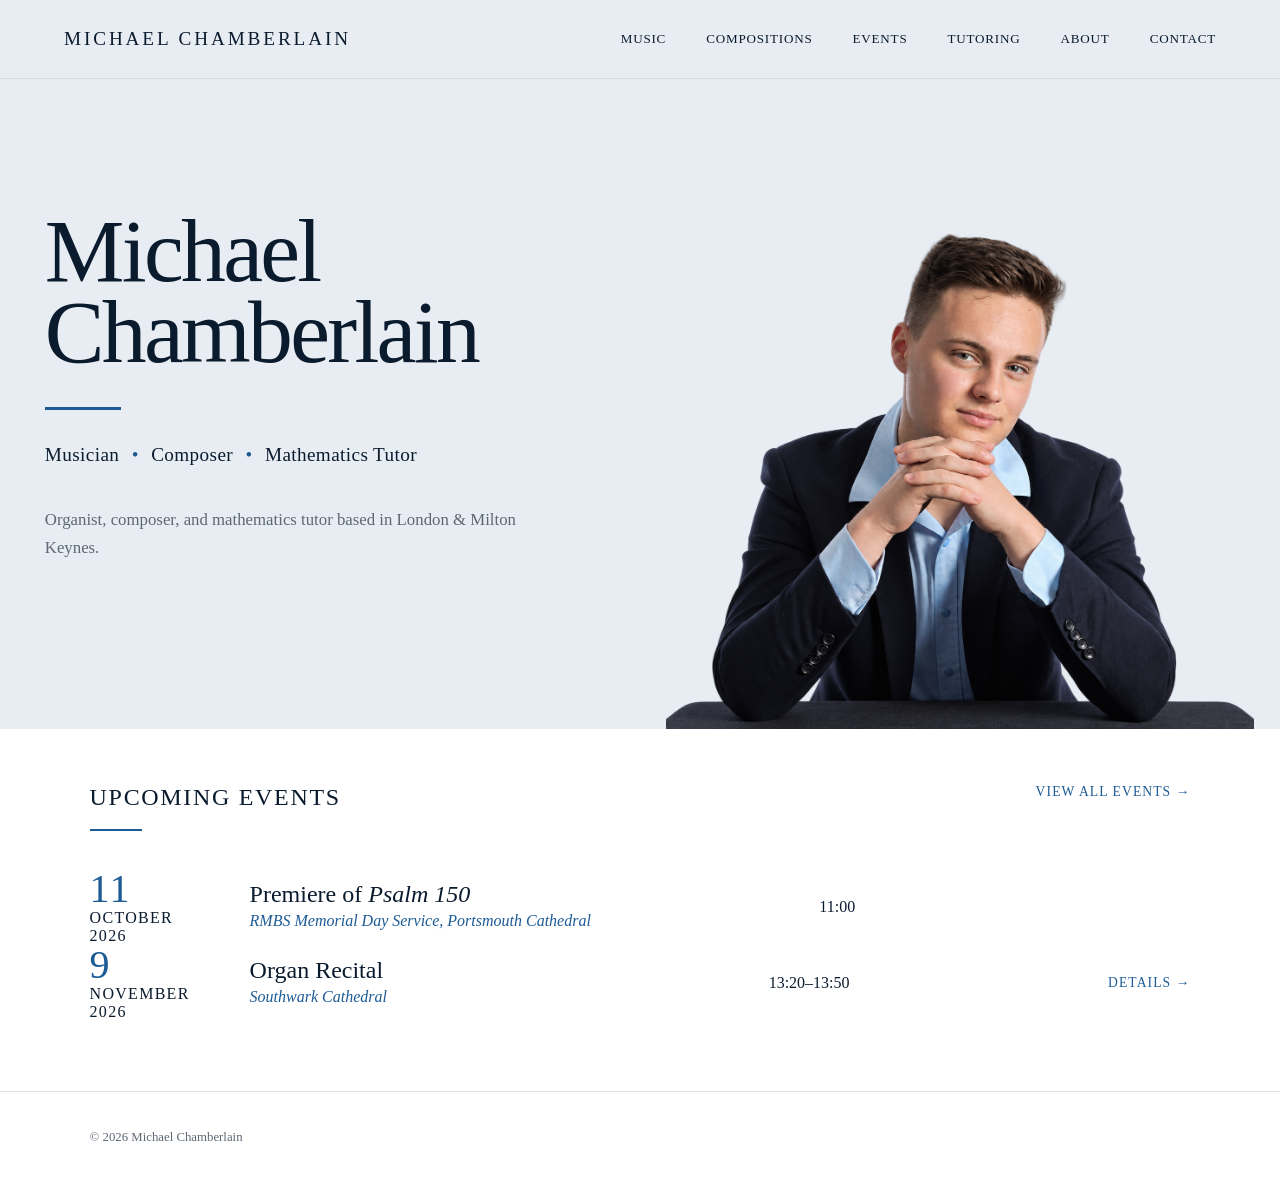
<file: index.html>
<!DOCTYPE html>
<html lang="en">
<head>
    <meta charset="UTF-8">
    <meta name="viewport" content="width=device-width, initial-scale=1.0">
    <title>Michael Chamberlain</title>
    <meta name="description"
      content="Michael Chamberlain is an organist, choral conductor, composer and mathematics tutor based in London and Milton Keynes. Organ Scholar at Southwark Cathedral.">
    <link rel="stylesheet" href="style.css">
</head>

<body>

    <header class="site-header">
        <a class="site-name" href="index.html">Michael Chamberlain</a>

        <nav>
            <a href="music.html">Music</a>
            <a href="compositions.html">Compositions</a>
            <a href="events.html">Events</a>
            <a href="tutoring.html">Tutoring</a>
            <a href="about.html">About</a>
            <a href="contact.html">Contact</a>
        </nav>
    </header>

    <main>

        <section class="hero">
            <div class="hero-text">
                <h1>Michael<br>Chamberlain</h1>

                <div class="accent-line"></div>

                <p class="roles">
                    Musician <span>•</span>
                    Composer <span>•</span>
                    Mathematics Tutor
                </p>

                <p class="intro">
                    Organist, composer, and mathematics tutor based in
                    London &amp; Milton Keynes.
                </p>
            </div>

            <div class="hero-image">
                <img src="images/michael-chamberlain.png"
                     alt="Michael Chamberlain">
            </div>
        </section>

        <section class="events-preview">

            <div class="events-heading">
                <div>
                    <h2>Upcoming Events</h2>
                    <div class="small-line"></div>
                </div>

                <a href="events.html">View all events →</a>
            </div>

            <article class="event">
                <div class="event-date">
                    <span class="day">11</span>
                    <span>October</span>
                    <span>2026</span>
                </div>

                <div class="event-title">
                    <h3>Premiere of <em>Psalm 150</em></h3>
                    <p>RMBS Memorial Day Service, Portsmouth Cathedral</p>
                </div>

                <div class="event-details">
                    <p>11:00</p>
                </div>
            </article>

            <article class="event">
                <div class="event-date">
                    <span class="day">9</span>
                    <span>November</span>
                    <span>2026</span>
                </div>

                <div class="event-title">
                    <h3>Organ Recital</h3>
                    <p>Southwark Cathedral</p>
                </div>

                <div class="event-details">
                    <p>13:20–13:50</p>
                </div>

                <a class="event-link"
                   href="https://www.organrecitals.uk/event/southwark-cathedral-9-nov-2026"
                   target="_blank"
                   rel="noopener noreferrer">Details →</a>
            </article>

        </section>

    </main>

    <footer>
        <p>© 2026 Michael Chamberlain</p>
    </footer>

</body>
</html>
</file>
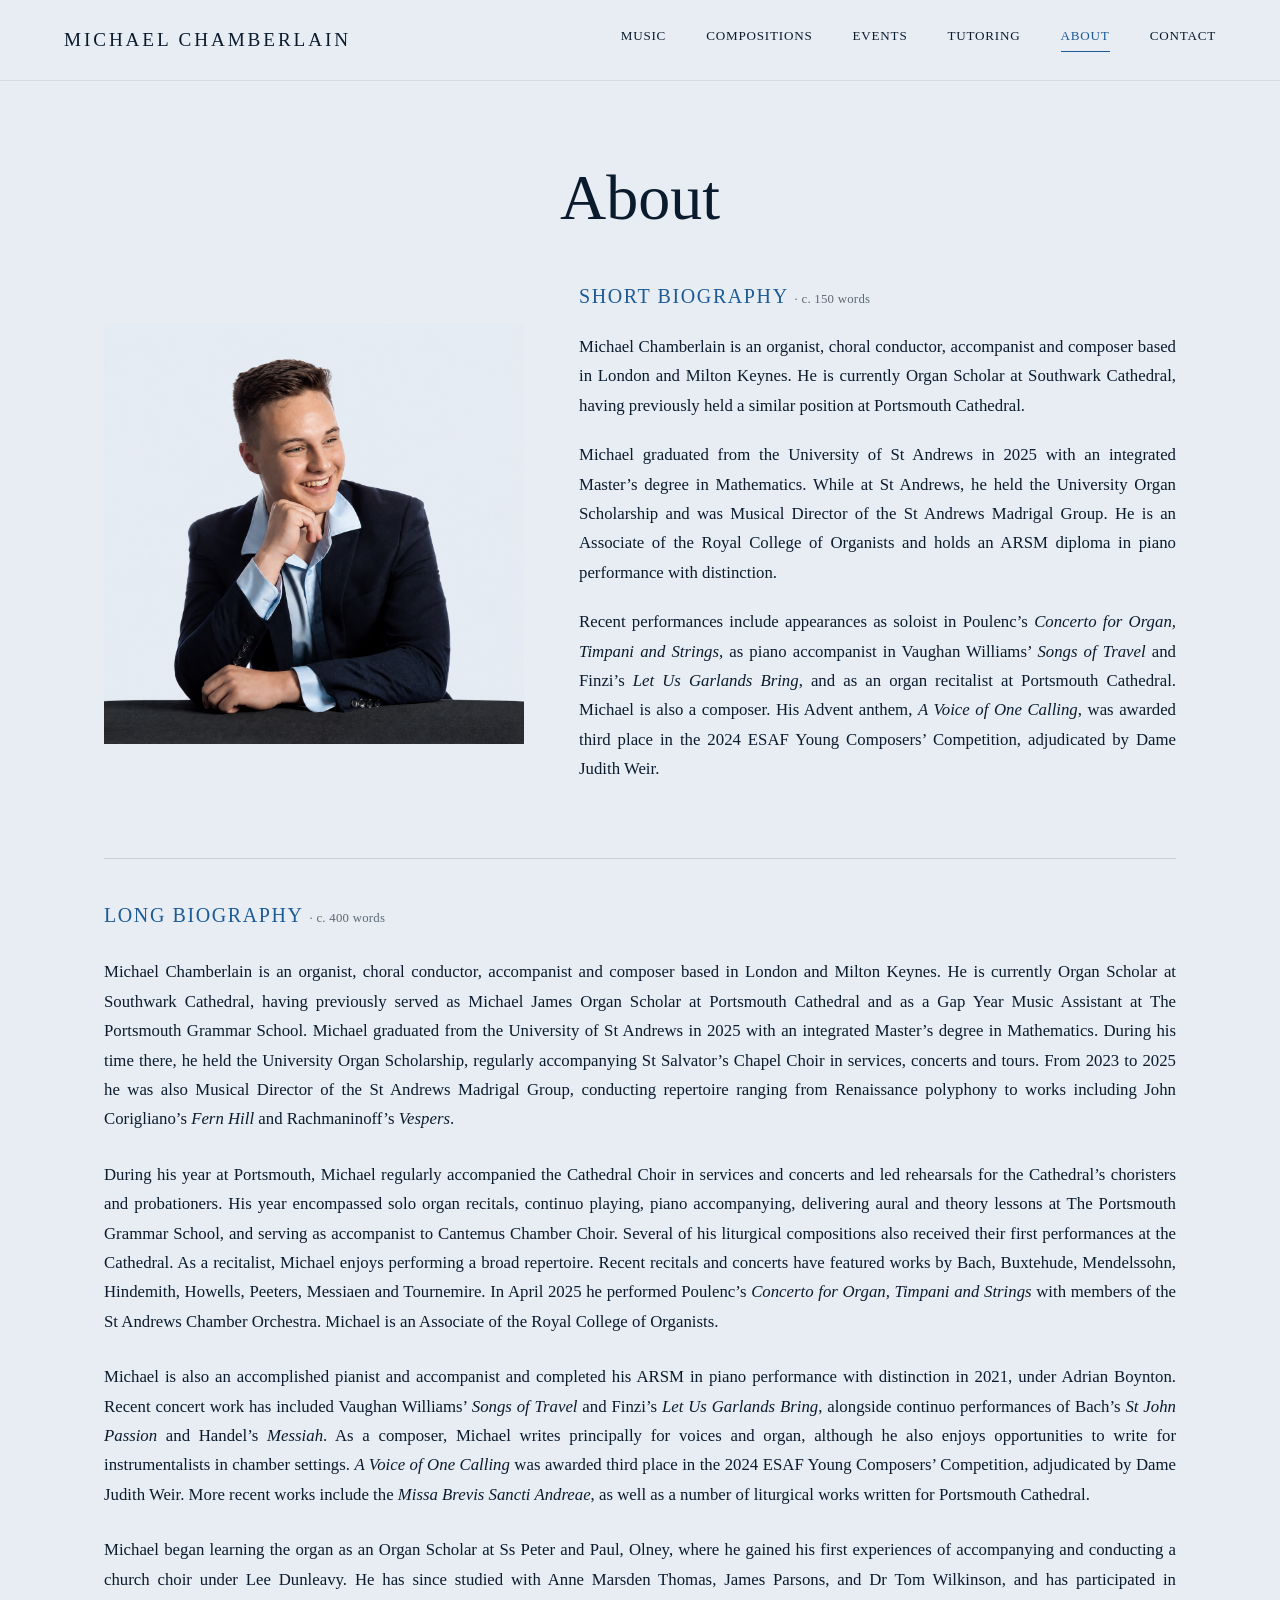
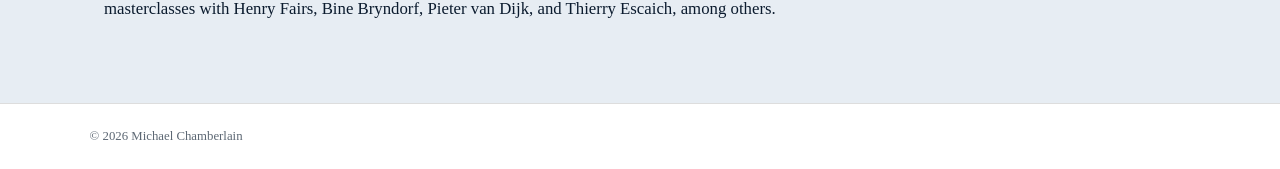
<file: about.html>
<!DOCTYPE html>
<html lang="en">

<head>
    <meta charset="UTF-8">
    <meta name="viewport" content="width=device-width, initial-scale=1.0">

    <title>About | Michael Chamberlain</title>

    <link rel="stylesheet" href="style.css">
</head>

<body>

    <header class="site-header">

        <a class="site-name" href="index.html">
            Michael Chamberlain
        </a>

        <nav>
            <a href="music.html">Music</a>
            <a href="compositions.html">Compositions</a>
            <a href="events.html">Events</a>
            <a href="tutoring.html">Tutoring</a>
            <a class="active" href="about.html">About</a>
            <a href="contact.html">Contact</a>
        </nav>

    </header>


    <main class="page-content about-section">

        <h1 class="page-title">About</h1>


<!-- =================================
     SHORT BIOGRAPHY
     ================================= -->

<section class="short-biography">

    <div class="about-intro">

        <div class="about-image">
            <img
                src="images/bio-photo.png"
                alt="Michael Chamberlain"
            >
        </div>

        <div class="about-intro-text">

            <h2 class="bio-label">
                Short Biography <span>· c. 150 words</span>
            </h2>

            <p>
                Michael Chamberlain is an organist, choral conductor,
                accompanist and composer based in London and Milton Keynes.
                He is currently Organ Scholar at Southwark Cathedral,
                having previously held a similar position at Portsmouth
                Cathedral.
            </p>

            <p>
                Michael graduated from the University of St Andrews in
                2025 with an integrated Master’s degree in Mathematics.
                While at St Andrews, he held the University Organ
                Scholarship and was Musical Director of the St Andrews
                Madrigal Group. He is an Associate of the Royal College
                of Organists and holds an ARSM diploma in piano
                performance with distinction.
            </p>

            <p>
                Recent performances include appearances as soloist in
                Poulenc’s
                <em>Concerto for Organ, Timpani and Strings</em>, as
                piano accompanist in Vaughan Williams’
                <em>Songs of Travel</em> and Finzi’s
                <em>Let Us Garlands Bring</em>, and as an organ
                recitalist at Portsmouth Cathedral. Michael is also a
                composer. His Advent anthem,
                <em>A Voice of One Calling</em>, was awarded third place
                in the 2024 ESAF Young Composers’ Competition,
                adjudicated by Dame Judith Weir.
            </p>

        </div>

    </div>

</section>


        <!-- =================================
             LONG BIOGRAPHY
             ================================= -->

        <section class="long-biography">

            <h2 class="bio-label">
                Long Biography <span>· c. 400 words</span>
            </h2>

            <div class="about-body">

                <p>
                    Michael Chamberlain is an organist, choral conductor,
                    accompanist and composer based in London and Milton Keynes.
                    He is currently Organ Scholar at Southwark Cathedral, having
                    previously served as Michael James Organ Scholar at
                    Portsmouth Cathedral and as a Gap Year Music Assistant at
                    The Portsmouth Grammar School. Michael graduated from the
                    University of St Andrews in 2025 with an integrated
                    Master’s degree in Mathematics. During his time there, he
                    held the University Organ Scholarship, regularly
                    accompanying St Salvator’s Chapel Choir in services,
                    concerts and tours. From 2023 to 2025 he was also Musical
                    Director of the St Andrews Madrigal Group, conducting
                    repertoire ranging from Renaissance polyphony to works
                    including John Corigliano’s <em>Fern Hill</em> and
                    Rachmaninoff’s <em>Vespers</em>.
                </p>

                <p>
                    During his year at Portsmouth, Michael regularly accompanied
                    the Cathedral Choir in services and concerts and led
                    rehearsals for the Cathedral’s choristers and probationers.
                    His year encompassed solo organ recitals, continuo playing,
                    piano accompanying, delivering aural and theory lessons at
                    The Portsmouth Grammar School, and serving as accompanist to
                    Cantemus Chamber Choir. Several of his liturgical
                    compositions also received their first performances at the
                    Cathedral. As a recitalist, Michael enjoys performing a
                    broad repertoire. Recent recitals and concerts have featured
                    works by Bach, Buxtehude, Mendelssohn, Hindemith, Howells,
                    Peeters, Messiaen and Tournemire. In April 2025 he performed
                    Poulenc’s
                    <em>Concerto for Organ, Timpani and Strings</em> with
                    members of the St Andrews Chamber Orchestra. Michael is an
                    Associate of the Royal College of Organists.
                </p>

                <p>
                    Michael is also an accomplished pianist and accompanist and
                    completed his ARSM in piano performance with
                    distinction in 2021, under Adrian Boynton. Recent concert work has included Vaughan
                    Williams’ <em>Songs of Travel</em> and Finzi’s
                    <em>Let Us Garlands Bring</em>, alongside continuo
                    performances of Bach’s <em>St John Passion</em> and
                    Handel’s <em>Messiah</em>. As a composer, Michael writes
                    principally for voices and organ, although he also enjoys
                    opportunities to write for instrumentalists in chamber
                    settings. <em>A Voice of One Calling</em> was awarded third
                    place in the 2024 ESAF Young Composers’ Competition,
                    adjudicated by Dame Judith Weir. More recent works include
                    the <em>Missa Brevis Sancti Andreae</em>, as well as a
                    number of liturgical works written for Portsmouth
                    Cathedral.
                </p>

                <p>
                    Michael began learning the organ as an Organ Scholar at
                    Ss Peter and Paul, Olney, where he gained his first
                    experiences of accompanying and conducting a church choir
                    under Lee Dunleavy. He has since studied with Anne Marsden
                    Thomas, James Parsons, and Dr Tom Wilkinson, and has
                    participated in masterclasses with Henry Fairs, Bine
                    Bryndorf, Pieter van Dijk, and Thierry Escaich, among
                    others.
                </p>

            </div>

        </section>

    </main>


    <footer>
        © 2026 Michael Chamberlain
    </footer>

</body>

</html>
</file>
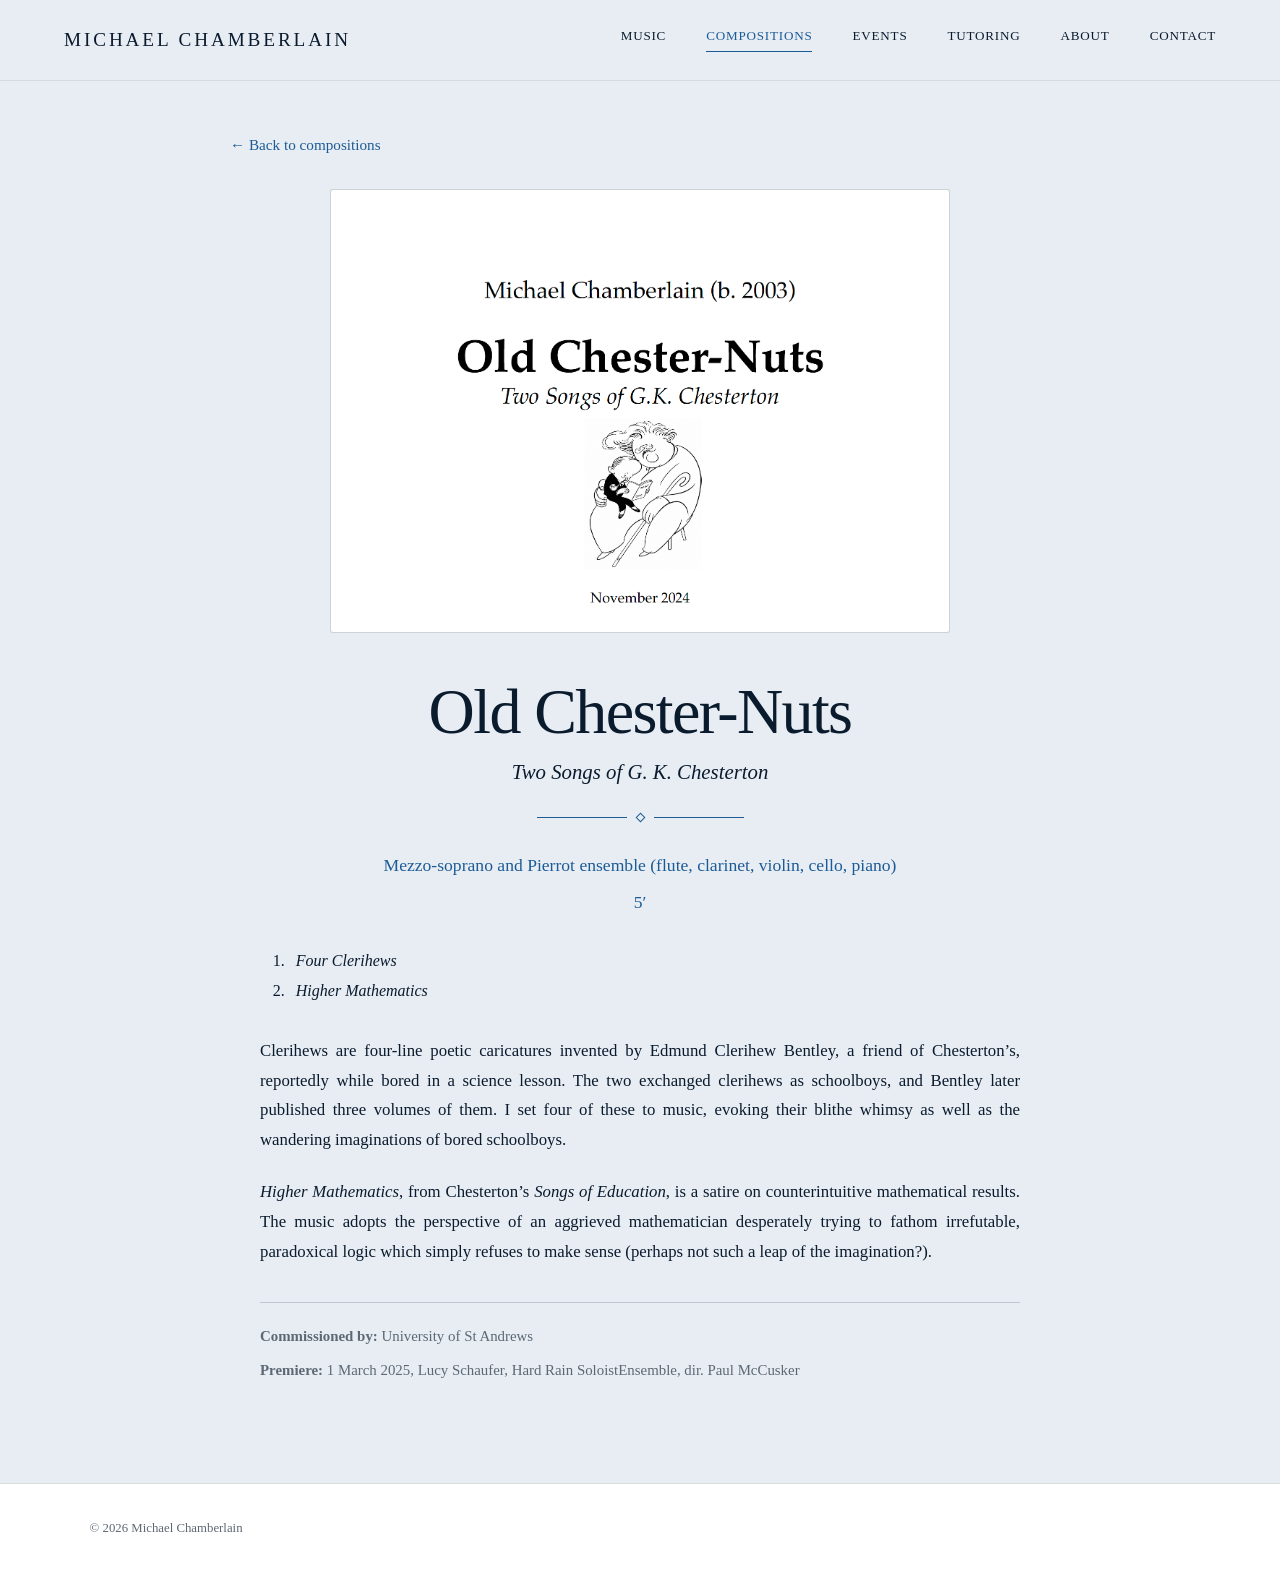
<file: chester-nuts.html>
<!DOCTYPE html>
<html lang="en">

<head>
    <meta charset="UTF-8">
    <meta name="viewport" content="width=device-width, initial-scale=1.0">

    <title>Old Chester-Nuts | Michael Chamberlain</title>

    <link rel="stylesheet" href="style.css">

    <style>

        /* =================================
           OLD CHESTER-NUTS PAGE
           ================================= */

        .chester-page {
            max-width: 900px;
            margin: 0 auto;
            padding: 55px 40px 90px;
        }


        /* BACK LINK */

        .chester-page .work-back {
            margin-bottom: 35px;
        }

        .chester-page .work-back a {
            color: var(--accent);
            text-decoration: none;
            font-size: 0.95rem;
        }

        .chester-page .work-back a:hover {
            text-decoration: underline;
        }


        /* FRONTISPIECE */

        .chester-frontispiece {
            width: 620px;
            max-width: 100%;
            margin: 0 auto 45px;

            padding: 10px;

            background: white;
            border: 1px solid rgba(11, 27, 46, 0.2);
            border-radius: 3px;
        }

        .chester-frontispiece img {
            display: block;
            width: 100%;
            height: auto;
        }


        /* MAIN TEXT COLUMN */

        .chester-text {
            max-width: 760px;
            margin: 0 auto;
        }


        /* TITLE */

        .chester-text h1 {
            margin: 0;

            font-family: Georgia, "Times New Roman", serif;
            font-size: clamp(3rem, 5vw, 4.3rem);
            font-weight: normal;
            line-height: 1.05;
            letter-spacing: -0.025em;

            text-align: center;
        }


        /* SUBTITLE */

        .chester-text .chester-subtitle {
            margin: 12px 0 20px;

            font-size: 1.3rem;
            font-style: italic;
            line-height: 1.4;

            text-align: center;
        }


        /* DECORATIVE LINE */

        .chester-title-line {
            display: flex;
            justify-content: center;
            align-items: center;
            gap: 10px;

            margin: 28px 0 30px;
        }

        .chester-title-line::before,
        .chester-title-line::after {
            content: "";

            width: 90px;
            height: 1px;

            background: var(--accent);
        }

        .chester-title-line span {
            width: 7px;
            height: 7px;

            border: 1px solid var(--accent);
            transform: rotate(45deg);
        }


        /* INSTRUMENTATION + DURATION */

        .chester-text .chester-meta {
            margin: 0 0 30px;

            color: var(--accent);

            font-size: 1.1rem;
            line-height: 1.65;

            text-align: center;
        }

        .chester-duration {
            display: block;
            margin-top: 8px;
        }


        /* MOVEMENT LIST */

        .chester-movements {
            margin: 0 0 32px;
            padding-left: 1.8rem;

            font-size: 1rem;
            line-height: 1.6;

            text-align: left;
        }

        .chester-movements li {
            margin-bottom: 5px;
            padding-left: 7px;
        }


        /* PROGRAMME NOTE */

        .chester-prose {
            margin: 0 0 22px;

            font-size: 1.05rem;
            line-height: 1.78;

            text-align: justify;
        }


        /* COMMISSION / PREMIERE */

        .chester-details {
            margin-top: 35px;
            padding-top: 22px;

            border-top: 1px solid rgba(11, 27, 46, 0.18);
        }

        .chester-details p {
            margin: 0 0 10px;

            color: var(--muted);

            font-size: 0.93rem;
            line-height: 1.6;

            text-align: left;
        }


        /* MOBILE */

        @media (max-width: 700px) {

            .chester-page {
                padding: 40px 6% 70px;
            }

            .chester-frontispiece {
                width: 100%;
                max-width: 480px;
                margin-bottom: 35px;
            }

            .chester-text h1 {
                font-size: 2.6rem;
            }

            .chester-prose {
                text-align: left;
            }

        }

    </style>
</head>


<body>

    <header class="site-header">

        <a class="site-name" href="index.html">
            Michael Chamberlain
        </a>

        <nav>
            <a href="music.html">Music</a>
            <a class="active" href="compositions.html">Compositions</a>
            <a href="events.html">Events</a>
            <a href="tutoring.html">Tutoring</a>
            <a href="about.html">About</a>
            <a href="contact.html">Contact</a>
        </nav>

    </header>


    <main class="chester-page">

        <div class="work-back">
            <a href="compositions.html">
                ← Back to compositions
            </a>
        </div>


        <div class="chester-frontispiece">

            <img
                src="images/frontispieces/Old Chester-Nuts.png"
                alt="Frontispiece for Old Chester-Nuts"
            >

        </div>


        <section class="chester-text">

            <h1>
                Old Chester-Nuts
            </h1>

            <p class="chester-subtitle">
                Two Songs of G. K. Chesterton
            </p>


            <div class="chester-title-line">
                <span></span>
            </div>


            <p class="chester-meta">
                Mezzo-soprano and Pierrot ensemble
                (flute, clarinet, violin, cello, piano)

                <span class="chester-duration">
                    5′
                </span>
            </p>


            <ol class="chester-movements">
                <li><em>Four Clerihews</em></li>
                <li><em>Higher Mathematics</em></li>
            </ol>


            <p class="chester-prose">
                Clerihews are four-line poetic caricatures invented by
                Edmund Clerihew Bentley, a friend of Chesterton’s,
                reportedly while bored in a science lesson. The two exchanged
                clerihews as schoolboys, and Bentley later published three
                volumes of them. I set four of these to music,
                evoking their blithe whimsy as well as the wandering
                imaginations of bored schoolboys.
            </p>


            <p class="chester-prose">
                <em>Higher Mathematics</em>, from Chesterton’s
                <em>Songs of Education</em>, is a satire on counterintuitive
                 mathematical results. The music adopts the perspective of an aggrieved mathematician
                desperately trying to fathom irrefutable, paradoxical logic which simply
                refuses to make sense (perhaps not such a leap of the imagination?).
            </p>


            <div class="chester-details">

                <p>
                    <strong>Commissioned by:</strong>
                    University of St Andrews
                </p>

                <p>
                    <strong>Premiere:</strong>
                    1 March 2025, Lucy Schaufer,
                    Hard Rain SoloistEnsemble,
                    dir. Paul McCusker
                </p>

            </div>

        </section>

    </main>


    <footer>
        <p>© 2026 Michael Chamberlain</p>
    </footer>

</body>

</html>
</file>
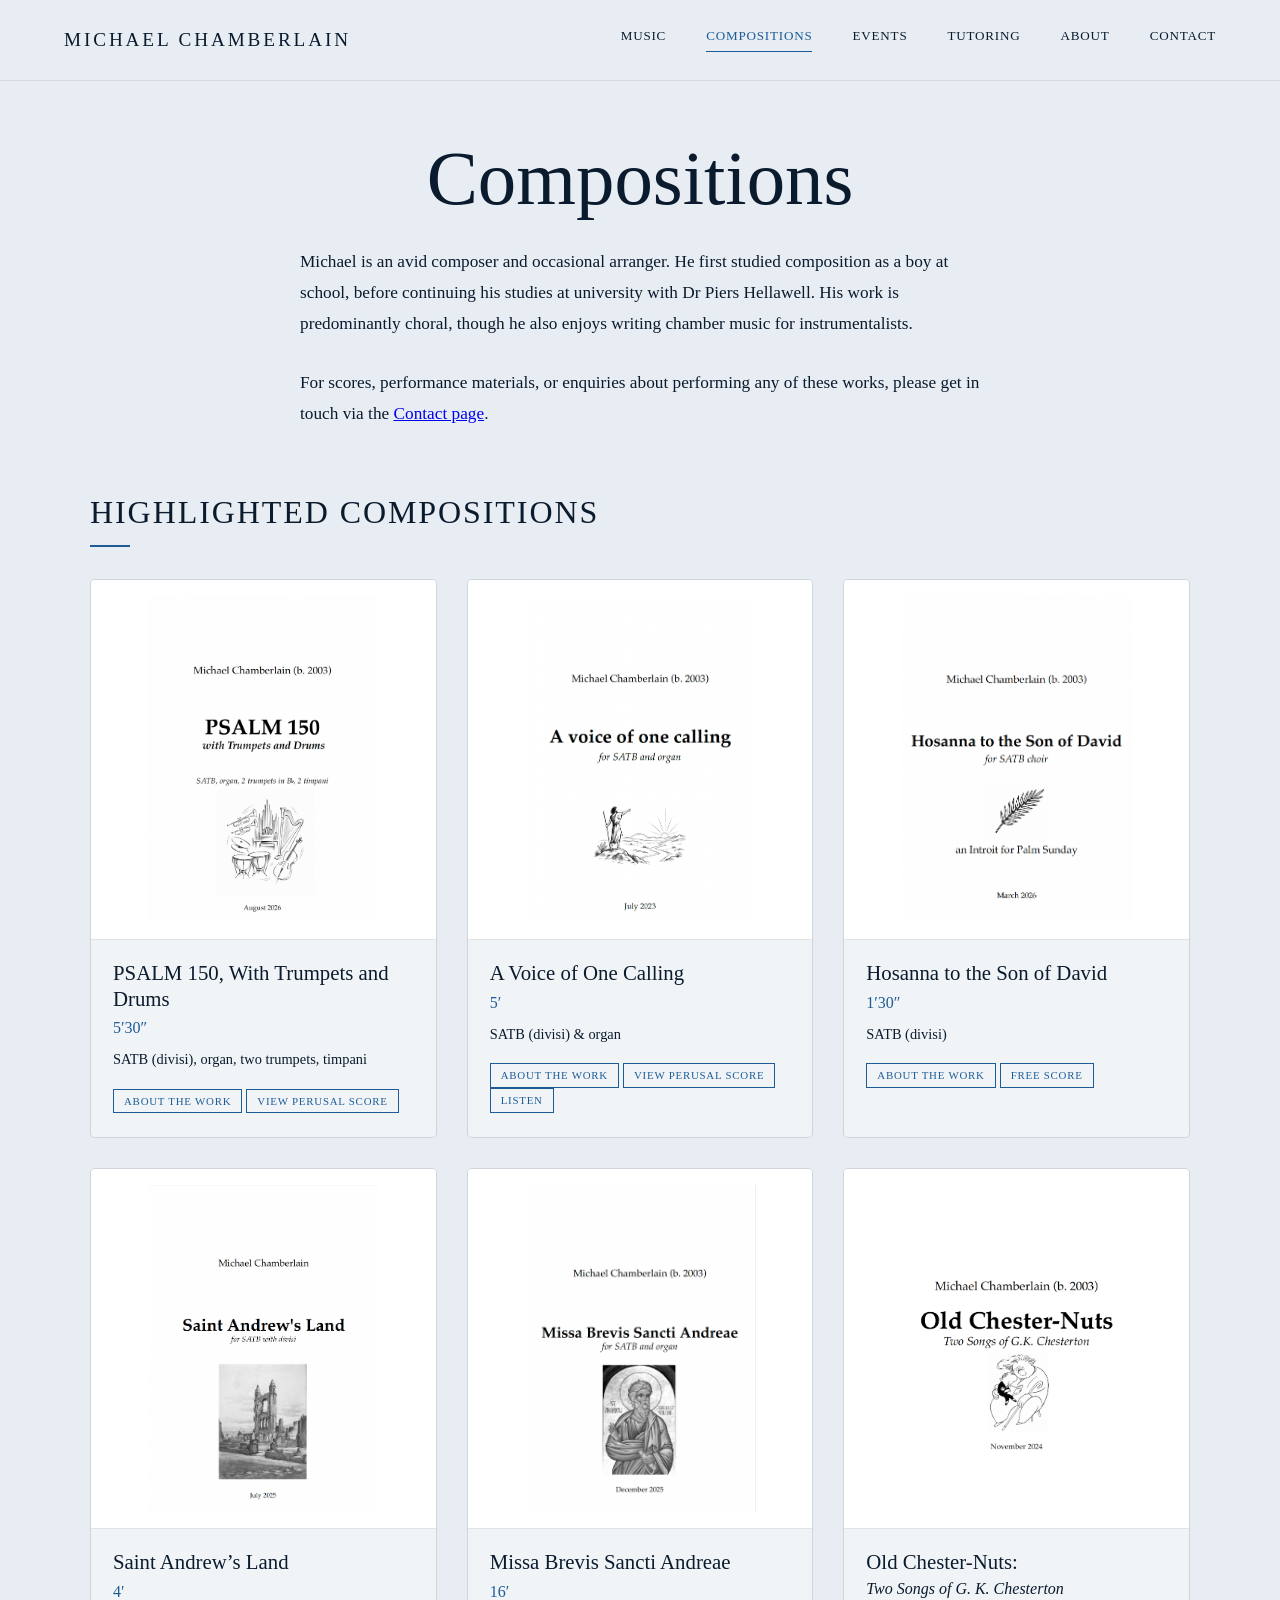
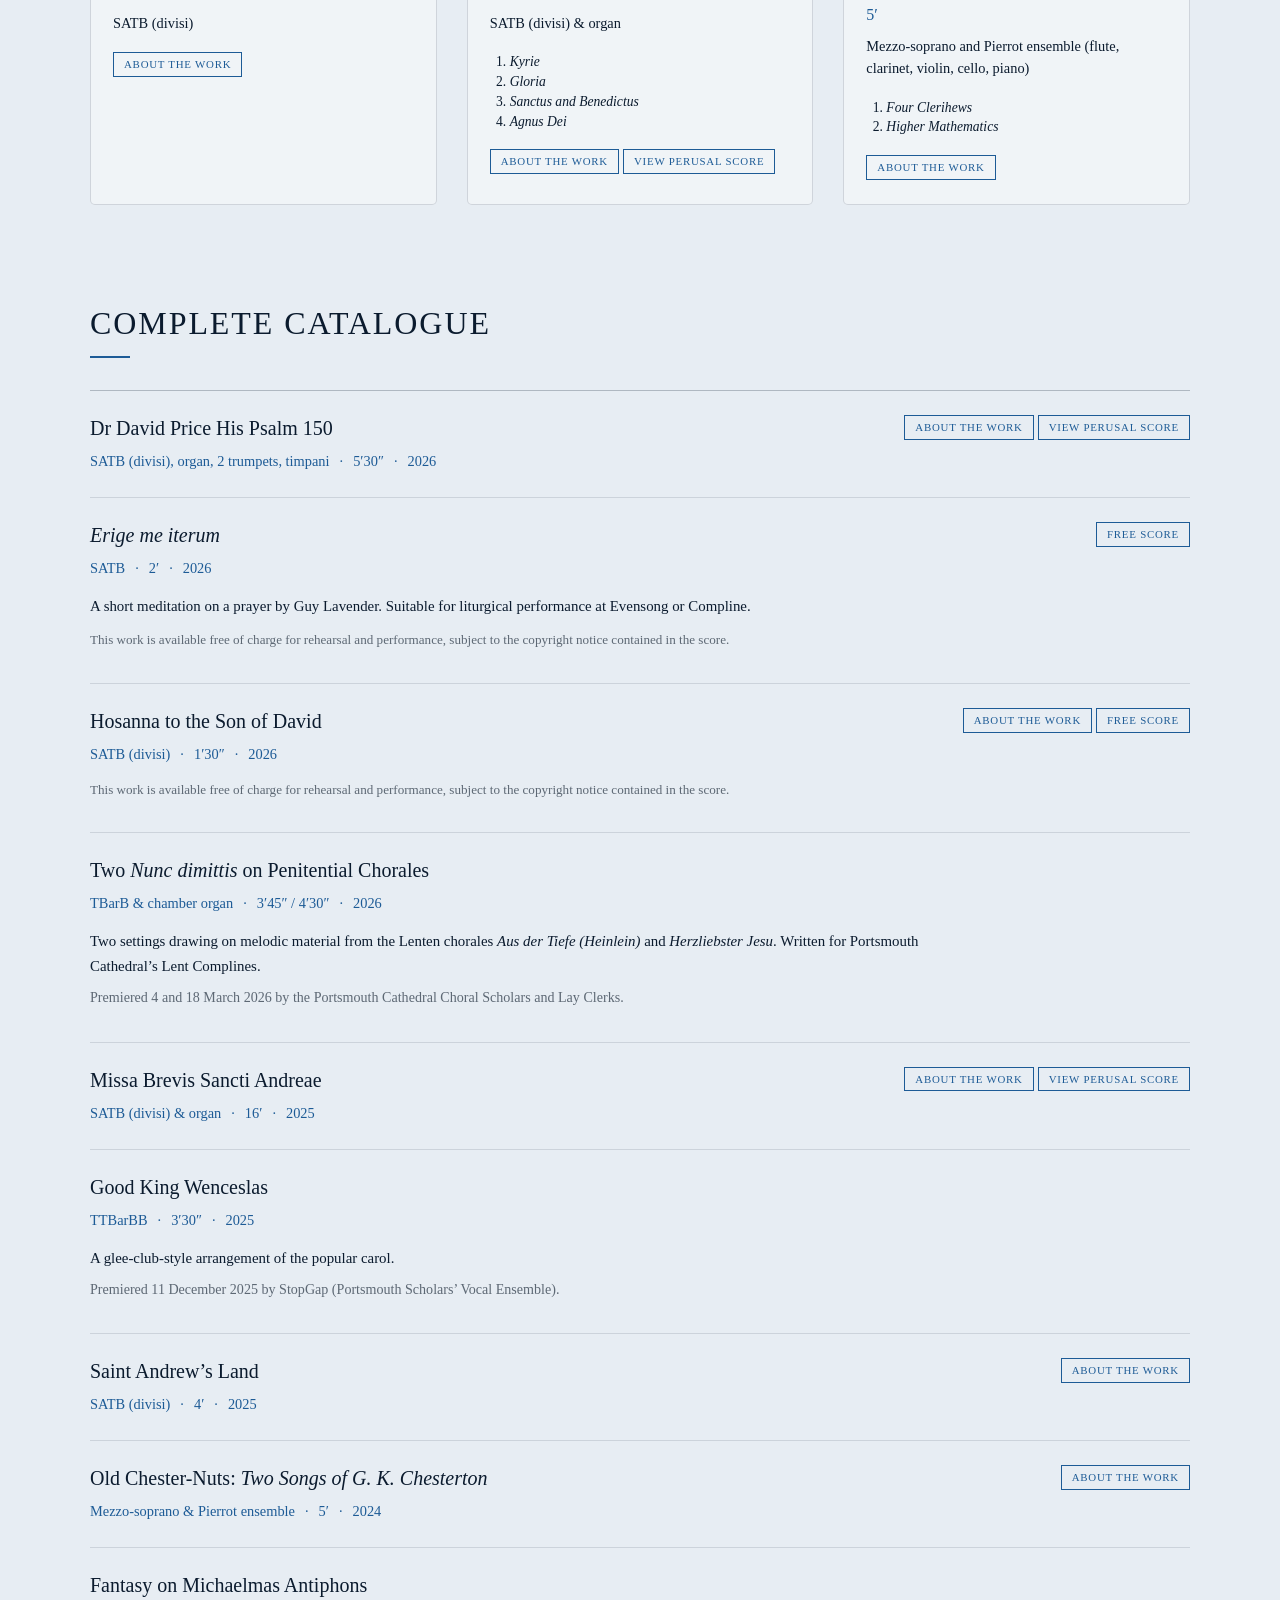
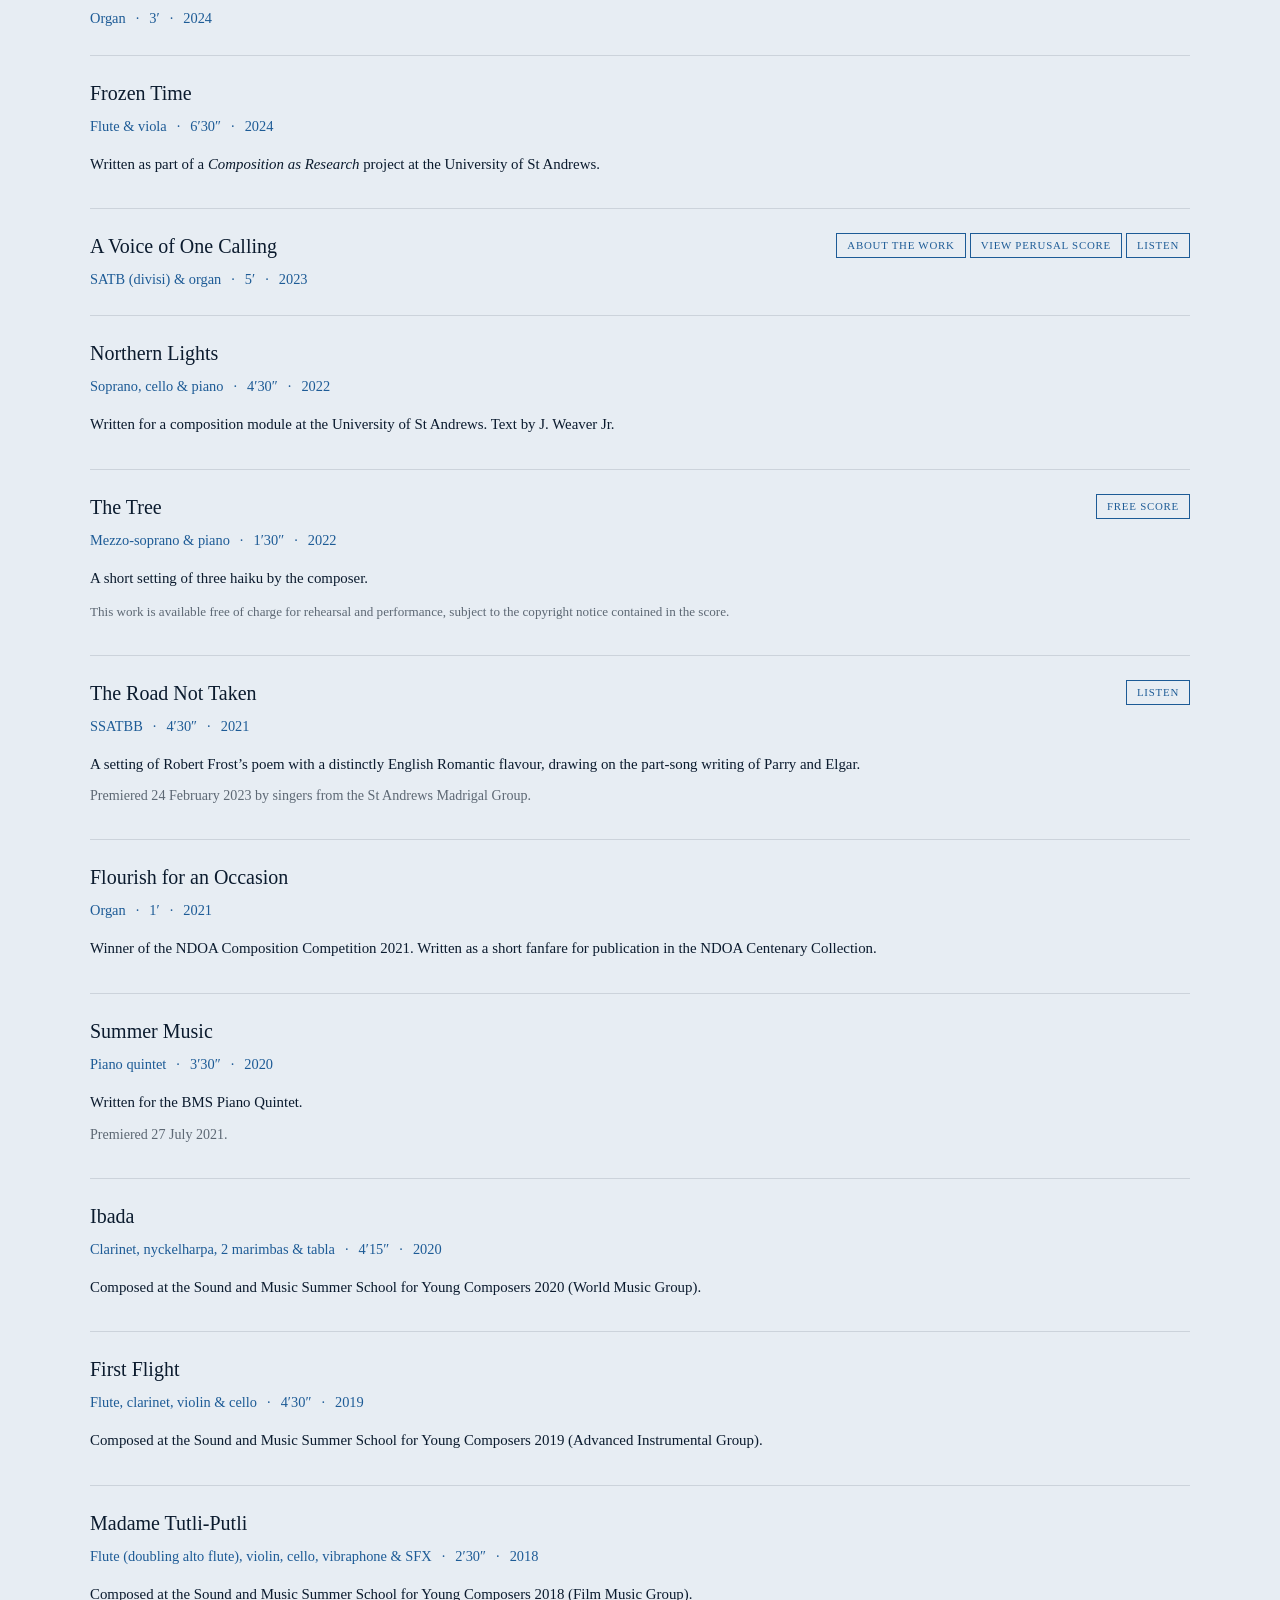
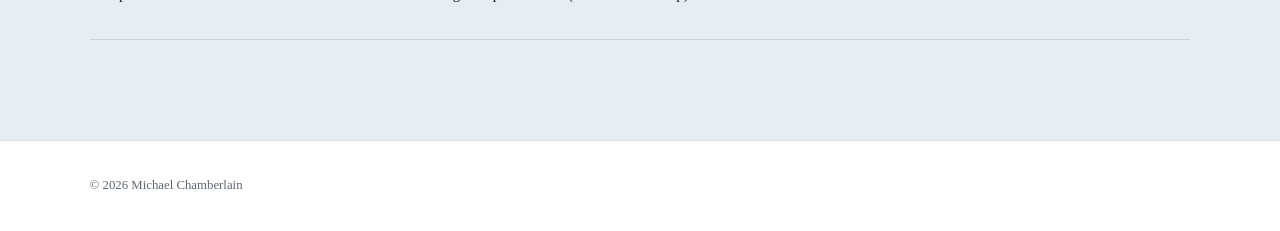
<file: compositions.html>
<!DOCTYPE html>
<html lang="en">

<head>
    <meta charset="UTF-8">
    <meta name="viewport" content="width=device-width, initial-scale=1.0">

    <title>Compositions | Michael Chamberlain</title>

    <meta
        name="description"
        content="Selected compositions and complete catalogue by Michael Chamberlain."
    >

    <link rel="stylesheet" href="style.css">
</head>

<body>

    <header class="site-header">

        <a class="site-name" href="index.html">
            Michael Chamberlain
        </a>

        <nav>
            <a href="music.html">Music</a>
            <a class="active" href="compositions.html">Compositions</a>
            <a href="events.html">Events</a>
            <a href="tutoring.html">Tutoring</a>
            <a href="about.html">About</a>
            <a href="contact.html">Contact</a>
        </nav>

    </header>


    <main class="compositions-page">


        <!-- INTRODUCTION -->

        <section class="compositions-heading">

            <h1>Compositions</h1>

            <p>
                Michael is an avid composer and occasional arranger. He first
                studied composition as a boy at school, before continuing his
                studies at university with Dr Piers Hellawell. His work is
                predominantly choral, though he also enjoys writing chamber
                music for instrumentalists.
            </p>
            <p class="composition-enquiries">
                For scores, performance materials, or enquiries about performing any of these works,
                    please get in touch via the
            <a href="contact.html">Contact page</a>.
            </p>

        </section>


        <!-- HIGHLIGHTED COMPOSITIONS -->

        <section class="highlighted-compositions">

            <div class="section-heading">
                <h2>Highlighted Compositions</h2>
                <div class="section-line"></div>
            </div>


            <div class="highlight-grid">


                <!-- DR DAVID PRICE HIS PSALM 150 -->

                <article class="highlight-card">

                    <a
                        href="psalm-150.html"
                        class="highlight-image-link"
                    >
                        <img
                            src="images/frontispieces/Psalm 150.png"
                            alt="Frontispiece for Psalm 150"
                        >
                    </a>

                    <div class="highlight-info">

                        <h3>
                            PSALM 150, With Trumpets and Drums
                        </h3>

                        <p class="highlight-duration">
                            5′30″
                        </p>

                        <p class="highlight-forces">
                            SATB (divisi), organ, two trumpets, timpani
                        </p>

                        <div class="highlight-actions">

                            <a
                                class="catalogue-score-button"
                                href="psalm-150.html"
                            >
                                About the work
                            </a>

                            <a
                                class="catalogue-score-button"
                                href="perusalscores/psalm-150.pdf"
                                target="_blank"
                                rel="noopener"
                            >
                                View perusal score
                            </a>

                        </div>

                    </div>

                </article>


                <!-- A VOICE OF ONE CALLING -->

                <article class="highlight-card">

                    <a
                        href="voice-one-calling.html"
                        class="highlight-image-link"
                    >
                        <img
                            src="images/frontispieces/A voice of one calling.png"
                            alt="Frontispiece for A Voice of One Calling"
                        >
                    </a>

                    <div class="highlight-info">

                        <h3>
                            A Voice of One Calling
                        </h3>

                        <p class="highlight-duration">
                            5′
                        </p>

                        <p class="highlight-forces">
                            SATB (divisi) &amp; organ
                        </p>

                        <div class="highlight-actions">

                            <a
                                class="catalogue-score-button"
                                href="voice-one-calling.html"
                            >
                                About the work
                            </a>

                            <a
                                class="catalogue-score-button"
                                href="perusalscores/voice-of-one-calling.pdf"
                                target="_blank"
                                rel="noopener"
                            >
                                View perusal score
                            </a>

                            <a
                                class="catalogue-score-button"
                                href="https://www.youtube.com/watch?v=Ex4FCo5KA38&amp;t=340s"
                                target="_blank"
                                rel="noopener"
                            >
                                Listen
                            </a>

                        </div>

                    </div>

                </article>


                <!-- HOSANNA -->

                <article class="highlight-card">

                    <a
                        href="hosanna.html"
                        class="highlight-image-link"
                    >
                        <img
                            src="images/frontispieces/Hosanna to the Son of David.png"
                            alt="Frontispiece for Hosanna to the Son of David"
                        >
                    </a>

                    <div class="highlight-info">

                        <h3>
                            Hosanna to the Son of David
                        </h3>

                        <p class="highlight-duration">
                            1′30″
                        </p>

                        <p class="highlight-forces">
                            SATB (divisi)
                        </p>

                        <div class="highlight-actions">

                            <a
                                class="catalogue-score-button"
                                href="hosanna.html"
                            >
                                About the work
                            </a>

                            <a
                                class="catalogue-score-button"
                                href="freescores/hosanna-to-the-son-of-david.pdf"
                                target="_blank"
                                rel="noopener"
                            >
                                Free score
                            </a>

                        </div>

                    </div>

                </article>


                <!-- SAINT ANDREW'S LAND -->

                <article class="highlight-card">

                    <a
                        href="st-andrews-land.html"
                        class="highlight-image-link"
                    >
                        <img
                            src="images/frontispieces/Saint Andrew's Land.png"
                            alt="Frontispiece for Saint Andrew's Land"
                        >
                    </a>

                    <div class="highlight-info">

                        <h3>
                            Saint Andrew’s Land
                        </h3>

                        <p class="highlight-duration">
                            4′
                        </p>

                        <p class="highlight-forces">
                            SATB (divisi)
                        </p>

                        <div class="highlight-actions">

                            <a
                                class="catalogue-score-button"
                                href="st-andrews-land.html"
                            >
                                About the work
                            </a>

                        </div>

                    </div>

                </article>


                <!-- MISSA BREVIS -->

                <article class="highlight-card">

                    <a
                        href="missa-brevis.html"
                        class="highlight-image-link"
                    >
                        <img
                            src="images/frontispieces/Missa Brevis.png"
                            alt="Frontispiece for Missa Brevis Sancti Andreae"
                        >
                    </a>

                    <div class="highlight-info">

                        <h3>
                            Missa Brevis Sancti Andreae
                        </h3>

                        <p class="highlight-duration">
                            16′
                        </p>

                        <p class="highlight-forces">
                            SATB (divisi) &amp; organ
                        </p>

                        <ol class="highlight-movements">
                            <li><em>Kyrie</em></li>
                            <li><em>Gloria</em></li>
                            <li><em>Sanctus and Benedictus</em></li>
                            <li><em>Agnus Dei</em></li>
                        </ol>

                        <div class="highlight-actions">

                            <a
                                class="catalogue-score-button"
                                href="missa-brevis.html"
                            >
                                About the work
                            </a>

                            <a
                                class="catalogue-score-button"
                                href="perusalscores/missa-brevis.pdf"
                                target="_blank"
                                rel="noopener"
                            >
                                View perusal score
                            </a>

                        </div>

                    </div>

                </article>


                <!-- OLD CHESTER-NUTS -->

                <article class="highlight-card">

                    <a
                        href="chester-nuts.html"
                        class="highlight-image-link"
                    >
                        <img
                            class="landscape-frontispiece"
                            src="images/frontispieces/Old Chester-Nuts.png"
                            alt="Frontispiece for Old Chester-Nuts"
                        >
                    </a>

                    <div class="highlight-info">

                        <h3>
                            Old Chester-Nuts:

                            <span class="small-title">
                                Two Songs of G. K. Chesterton
                            </span>
                        </h3>

                        <p class="highlight-duration">
                            5′
                        </p>

                        <p class="highlight-forces">
                            Mezzo-soprano and Pierrot ensemble
                            (flute, clarinet, violin, cello, piano)
                        </p>

                        <ol class="highlight-movements">
                            <li><em>Four Clerihews</em></li>
                            <li><em>Higher Mathematics</em></li>
                        </ol>

                        <div class="highlight-actions">

                            <a
                                class="catalogue-score-button"
                                href="chester-nuts.html"
                            >
                                About the work
                            </a>

                        </div>

                    </div>

                </article>


            </div>

        </section>


        <!-- COMPLETE CATALOGUE -->

        <section class="catalogue-section">

            <div class="section-heading">
                <h2>Complete Catalogue</h2>
                <div class="section-line"></div>
            </div>


            <div class="catalogue-list">


                <!-- 2026 -->


                <!-- DR DAVID PRICE HIS PSALM 150 -->

                <article class="catalogue-entry">

                    <div class="catalogue-main">

                        <div class="catalogue-title-row">

                            <h3>
                                Dr David Price His Psalm 150
                            </h3>

                            <div class="catalogue-actions">

                                <a
                                    class="catalogue-score-button"
                                    href="psalm-150.html"
                                >
                                    About the work
                                </a>

                                <a
                                    class="catalogue-score-button"
                                    href="perusalscores/psalm-150.pdf"
                                    target="_blank"
                                    rel="noopener"
                                >
                                    View perusal score
                                </a>

                            </div>

                        </div>

                        <p class="catalogue-meta">
                            SATB (divisi), organ, 2 trumpets, timpani
                            <span>·</span>
                            5′30″
                            <span>·</span>
                            2026
                        </p>

                    </div>

                </article>


                <!-- ERIGE ME ITERUM -->

                <article class="catalogue-entry">

                    <div class="catalogue-main">

                        <div class="catalogue-title-row">

                            <h3>
                                <em>Erige me iterum</em>
                            </h3>

                            <div class="catalogue-actions">

                                <a
                                    class="catalogue-score-button"
                                    href="freescores/erige-me-iterum.pdf"
                                    target="_blank"
                                    rel="noopener"
                                >
                                    Free score
                                </a>

                            </div>

                        </div>

                        <p class="catalogue-meta">
                            SATB
                            <span>·</span>
                            2′
                            <span>·</span>
                            2026
                        </p>

                    </div>

                    <div class="catalogue-notes">

                        <p>
                            A short meditation on a prayer by Guy Lavender.
                            Suitable for liturgical performance at Evensong
                            or Compline.
                        </p>

                        <p class="catalogue-score-note">
                            This work is available free of charge for rehearsal
                            and performance, subject to the copyright notice
                            contained in the score.
                        </p>

                    </div>

                </article>


                <!-- HOSANNA -->

                <article class="catalogue-entry">

                    <div class="catalogue-main">

                        <div class="catalogue-title-row">

                            <h3>
                                Hosanna to the Son of David
                            </h3>

                            <div class="catalogue-actions">

                                <a
                                    class="catalogue-score-button"
                                    href="hosanna.html"
                                >
                                    About the work
                                </a>

                                <a
                                    class="catalogue-score-button"
                                    href="freescores/hosanna-to-the-son-of-david.pdf"
                                    target="_blank"
                                    rel="noopener"
                                >
                                    Free score
                                </a>

                            </div>

                        </div>

                        <p class="catalogue-meta">
                            SATB (divisi)
                            <span>·</span>
                            1′30″
                            <span>·</span>
                            2026
                        </p>

                    </div>

                    <div class="catalogue-notes">

                        <p class="catalogue-score-note">
                            This work is available free of charge for rehearsal
                            and performance, subject to the copyright notice
                            contained in the score.
                        </p>

                    </div>

                </article>


                <!-- TWO NUNC DIMITTIS -->

                <article class="catalogue-entry">

                    <div class="catalogue-main">

                        <h3>
                            Two <em>Nunc dimittis</em> on Penitential Chorales
                        </h3>

                        <p class="catalogue-meta">
                            TBarB &amp; chamber organ
                            <span>·</span>
                            3′45″ / 4′30″
                            <span>·</span>
                            2026
                        </p>

                    </div>

                    <div class="catalogue-notes">

                        <p>
                            Two settings drawing on melodic material from the
                            Lenten chorales <em>Aus der Tiefe (Heinlein)</em>
                            and <em>Herzliebster Jesu</em>. Written for
                            Portsmouth Cathedral’s Lent Complines.
                        </p>

                        <p class="catalogue-premiere">
                            Premiered 4 and 18 March 2026 by the Portsmouth
                            Cathedral Choral Scholars and Lay Clerks.
                        </p>

                    </div>

                </article>


                <!-- 2025 -->


                <!-- MISSA BREVIS -->

                <article class="catalogue-entry">

                    <div class="catalogue-main">

                        <div class="catalogue-title-row">

                            <h3>
                                Missa Brevis Sancti Andreae
                            </h3>

                            <div class="catalogue-actions">

                                <a
                                    class="catalogue-score-button"
                                    href="missa-brevis.html"
                                >
                                    About the work
                                </a>

                                <a
                                    class="catalogue-score-button"
                                    href="perusalscores/missa-brevis.pdf"
                                    target="_blank"
                                    rel="noopener"
                                >
                                    View perusal score
                                </a>

                            </div>

                        </div>

                        <p class="catalogue-meta">
                            SATB (divisi) &amp; organ
                            <span>·</span>
                            16′
                            <span>·</span>
                            2025
                        </p>

                    </div>

                </article>


                <!-- GOOD KING WENCESLAS -->

                <article class="catalogue-entry">

                    <div class="catalogue-main">

                        <h3>
                            Good King Wenceslas
                        </h3>

                        <p class="catalogue-meta">
                            TTBarBB
                            <span>·</span>
                            3′30″
                            <span>·</span>
                            2025
                        </p>

                    </div>

                    <div class="catalogue-notes">

                        <p>
                            A glee-club-style arrangement of the popular carol.
                        </p>

                        <p class="catalogue-premiere">
                            Premiered 11 December 2025 by StopGap
                            (Portsmouth Scholars’ Vocal Ensemble).
                        </p>

                    </div>

                </article>


                <!-- SAINT ANDREW'S LAND -->

                <article class="catalogue-entry">

                    <div class="catalogue-main">

                        <div class="catalogue-title-row">

                            <h3>
                                Saint Andrew’s Land
                            </h3>

                            <div class="catalogue-actions">

                                <a
                                    class="catalogue-score-button"
                                    href="st-andrews-land.html"
                                >
                                    About the work
                                </a>

                            </div>

                        </div>

                        <p class="catalogue-meta">
                            SATB (divisi)
                            <span>·</span>
                            4′
                            <span>·</span>
                            2025
                        </p>

                    </div>

                </article>


                <!-- 2024 -->


                <!-- OLD CHESTER-NUTS -->

                <article class="catalogue-entry">

                    <div class="catalogue-main">

                        <div class="catalogue-title-row">

                            <h3>
                                Old Chester-Nuts:
                                <em>Two Songs of G. K. Chesterton</em>
                            </h3>

                            <div class="catalogue-actions">

                                <a
                                    class="catalogue-score-button"
                                    href="chester-nuts.html"
                                >
                                    About the work
                                </a>

                            </div>

                        </div>

                        <p class="catalogue-meta">
                            Mezzo-soprano &amp; Pierrot ensemble
                            <span>·</span>
                            5′
                            <span>·</span>
                            2024
                        </p>

                    </div>

                </article>


                <!-- FANTASY ON MICHAELMAS ANTIPHONS -->

                <article class="catalogue-entry">

                    <div class="catalogue-main">

                        <h3>
                            Fantasy on Michaelmas Antiphons
                        </h3>

                        <p class="catalogue-meta">
                            Organ
                            <span>·</span>
                            3′
                            <span>·</span>
                            2024
                        </p>

                    </div>

                </article>


                <!-- FROZEN TIME -->

                <article class="catalogue-entry">

                    <div class="catalogue-main">

                        <h3>
                            Frozen Time
                        </h3>

                        <p class="catalogue-meta">
                            Flute &amp; viola
                            <span>·</span>
                            6′30″
                            <span>·</span>
                            2024
                        </p>

                    </div>

                    <div class="catalogue-notes">

                        <p>
                            Written as part of a
                            <em>Composition as Research</em> project at the
                            University of St Andrews.
                        </p>

                    </div>

                </article>


                <!-- 2023 -->


                <!-- A VOICE OF ONE CALLING -->

                <article class="catalogue-entry">

                    <div class="catalogue-main">

                        <div class="catalogue-title-row">

                            <h3>
                                A Voice of One Calling
                            </h3>

                            <div class="catalogue-actions">

                                <a
                                    class="catalogue-score-button"
                                    href="voice-one-calling.html"
                                >
                                    About the work
                                </a>

                                <a
                                    class="catalogue-score-button"
                                    href="perusalscores/voice-of-one-calling.pdf"
                                    target="_blank"
                                    rel="noopener"
                                >
                                    View perusal score
                                </a>

                                <a
                                    class="catalogue-score-button"
                                    href="https://www.youtube.com/watch?v=Ex4FCo5KA38&amp;t=340s"
                                    target="_blank"
                                    rel="noopener"
                                >
                                    Listen
                                </a>

                            </div>

                        </div>

                        <p class="catalogue-meta">
                            SATB (divisi) &amp; organ
                            <span>·</span>
                            5′
                            <span>·</span>
                            2023
                        </p>

                    </div>

                </article>


                <!-- 2022 -->


                <!-- NORTHERN LIGHTS -->

                <article class="catalogue-entry">

                    <div class="catalogue-main">

                        <h3>
                            Northern Lights
                        </h3>

                        <p class="catalogue-meta">
                            Soprano, cello &amp; piano
                            <span>·</span>
                            4′30″
                            <span>·</span>
                            2022
                        </p>

                    </div>

                    <div class="catalogue-notes">

                        <p>
                            Written for a composition module at the University
                            of St Andrews. Text by J. Weaver Jr.
                        </p>

                    </div>

                </article>


                <!-- THE TREE -->

                <article class="catalogue-entry">

                    <div class="catalogue-main">

                        <div class="catalogue-title-row">

                            <h3>
                                The Tree
                            </h3>

                            <div class="catalogue-actions">

                                <a
                                    class="catalogue-score-button"
                                    href="freescores/the-tree.pdf"
                                    target="_blank"
                                    rel="noopener"
                                >
                                    Free score
                                </a>

                            </div>

                        </div>

                        <p class="catalogue-meta">
                            Mezzo-soprano &amp; piano
                            <span>·</span>
                            1′30″
                            <span>·</span>
                            2022
                        </p>

                    </div>

                    <div class="catalogue-notes">

                        <p>
                            A short setting of three haiku by the composer.
                        </p>

                        <p class="catalogue-score-note">
                            This work is available free of charge for rehearsal
                            and performance, subject to the copyright notice
                            contained in the score.
                        </p>

                    </div>

                </article>


                <!-- 2021 -->


                <!-- THE ROAD NOT TAKEN -->

                <article class="catalogue-entry">

                    <div class="catalogue-main">

                        <div class="catalogue-title-row">

                            <h3>
                                The Road Not Taken
                            </h3>

                            <div class="catalogue-actions">

                                <a
                                    class="catalogue-score-button"
                                    href="https://www.youtube.com/watch?v=5tsEKy_t5J8&amp;t=968s"
                                    target="_blank"
                                    rel="noopener"
                                >
                                    Listen
                                </a>

                            </div>

                        </div>

                        <p class="catalogue-meta">
                            SSATBB
                            <span>·</span>
                            4′30″
                            <span>·</span>
                            2021
                        </p>

                    </div>

                    <div class="catalogue-notes">

                        <p>
                            A setting of Robert Frost’s poem with a distinctly
                            English Romantic flavour, drawing on the part-song
                            writing of Parry and Elgar.
                        </p>

                        <p class="catalogue-premiere">
                            Premiered 24 February 2023 by singers from the
                            St Andrews Madrigal Group.
                        </p>

                    </div>

                </article>


                <!-- FLOURISH FOR AN OCCASION -->

                <article class="catalogue-entry">

                    <div class="catalogue-main">

                        <h3>
                            Flourish for an Occasion
                        </h3>

                        <p class="catalogue-meta">
                            Organ
                            <span>·</span>
                            1′
                            <span>·</span>
                            2021
                        </p>

                    </div>

                    <div class="catalogue-notes">

                        <p>
                            Winner of the NDOA Composition Competition 2021.
                            Written as a short fanfare for publication in the
                            NDOA Centenary Collection.
                        </p>

                    </div>

                </article>


                <!-- 2020 -->


                <!-- SUMMER MUSIC -->

                <article class="catalogue-entry">

                    <div class="catalogue-main">

                        <h3>
                            Summer Music
                        </h3>

                        <p class="catalogue-meta">
                            Piano quintet
                            <span>·</span>
                            3′30″
                            <span>·</span>
                            2020
                        </p>

                    </div>

                    <div class="catalogue-notes">

                        <p>
                            Written for the BMS Piano Quintet.
                        </p>

                        <p class="catalogue-premiere">
                            Premiered 27 July 2021.
                        </p>

                    </div>

                </article>


                <!-- IBADA -->

                <article class="catalogue-entry">

                    <div class="catalogue-main">

                        <h3>
                            Ibada
                        </h3>

                        <p class="catalogue-meta">
                            Clarinet, nyckelharpa, 2 marimbas &amp; tabla
                            <span>·</span>
                            4′15″
                            <span>·</span>
                            2020
                        </p>

                    </div>

                    <div class="catalogue-notes">

                        <p>
                            Composed at the Sound and Music Summer School for
                            Young Composers 2020 (World Music Group).
                        </p>

                    </div>

                </article>


                <!-- 2019 -->


                <!-- FIRST FLIGHT -->

                <article class="catalogue-entry">

                    <div class="catalogue-main">

                        <h3>
                            First Flight
                        </h3>

                        <p class="catalogue-meta">
                            Flute, clarinet, violin &amp; cello
                            <span>·</span>
                            4′30″
                            <span>·</span>
                            2019
                        </p>

                    </div>

                    <div class="catalogue-notes">

                        <p>
                            Composed at the Sound and Music Summer School for
                            Young Composers 2019 (Advanced Instrumental Group).
                        </p>

                    </div>

                </article>


                <!-- 2018 -->


                <!-- MADAME TUTLI-PUTLI -->

                <article class="catalogue-entry">

                    <div class="catalogue-main">

                        <h3>
                            Madame Tutli-Putli
                        </h3>

                        <p class="catalogue-meta">
                            Flute (doubling alto flute), violin, cello,
                            vibraphone &amp; SFX
                            <span>·</span>
                            2′30″
                            <span>·</span>
                            2018
                        </p>

                    </div>

                    <div class="catalogue-notes">

                        <p>
                            Composed at the Sound and Music Summer School for
                            Young Composers 2018 (Film Music Group).
                        </p>

                    </div>

                </article>


            </div>

        </section>


    </main>


    <footer>
        <p>© 2026 Michael Chamberlain</p>
    </footer>

</body>

</html>
</file>
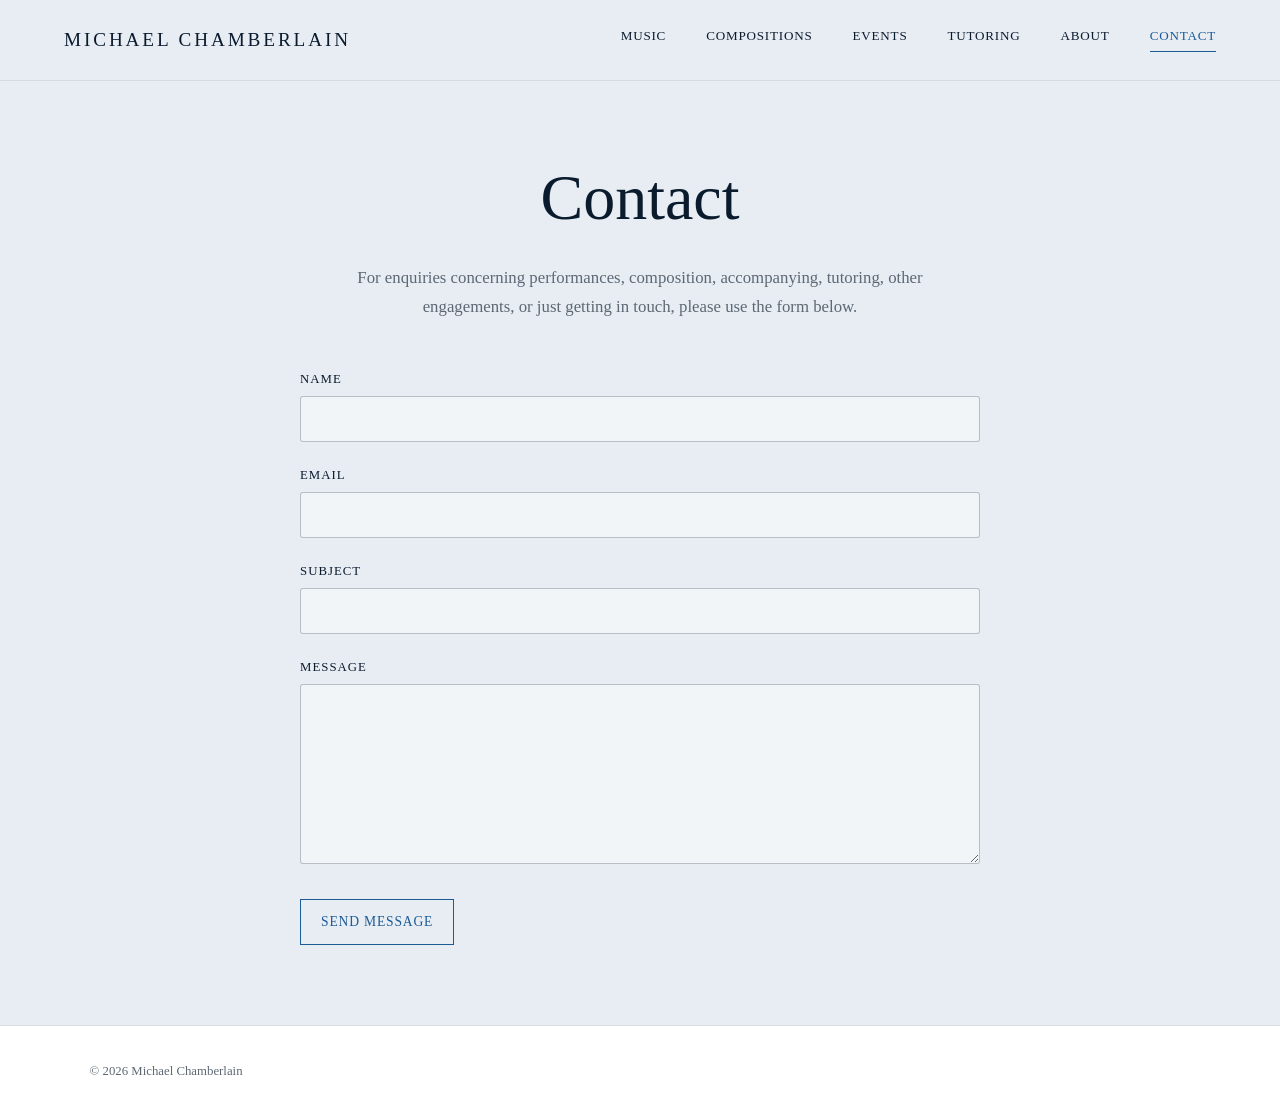
<file: contact.html>
<!DOCTYPE html>
<html lang="en">

<head>
    <meta charset="UTF-8">
    <meta name="viewport" content="width=device-width, initial-scale=1.0">

    <title>Contact | Michael Chamberlain</title>

    <meta
        name="description"
        content="Contact Michael Chamberlain regarding performances, composition, accompanying, tutoring and other engagements."
    >

    <link rel="stylesheet" href="style.css">
</head>

<body>

    <header class="site-header">

        <a class="site-name" href="index.html">
            Michael Chamberlain
        </a>

        <nav>
            <a href="music.html">Music</a>
            <a href="compositions.html">Compositions</a>
            <a href="events.html">Events</a>
            <a href="tutoring.html">Tutoring</a>
            <a href="about.html">About</a>
            <a class="active" href="contact.html">Contact</a>
        </nav>

    </header>


    <main class="page-content">

        <section class="contact-section">

            <h1 class="page-title">
                Contact
            </h1>

            <p class="contact-intro">
                For enquiries concerning performances, composition,
                accompanying, tutoring, other engagements, or just getting in touch, please use
                the form below.
            </p>


            <form
                class="contact-form"
                action="https://formspree.io/f/mkjwekrb"
                method="POST"
            >

                <div class="contact-field">

                    <label for="name">
                        Name
                    </label>

                    <input
                        type="text"
                        id="name"
                        name="name"
                        required
                    >

                </div>


                <div class="contact-field">

                    <label for="email">
                        Email
                    </label>

                    <input
                        type="email"
                        id="email"
                        name="email"
                        required
                    >

                </div>


                <div class="contact-field">

                    <label for="subject">
                        Subject
                    </label>

                    <input
                        type="text"
                        id="subject"
                        name="subject"
                        required
                    >

                </div>


                <div class="contact-field">

                    <label for="message">
                        Message
                    </label>

                    <textarea
                        id="message"
                        name="message"
                        rows="8"
                        required
                    ></textarea>

                </div>


                <div class="contact-actions">

                    <button
                        class="button"
                        type="submit"
                    >
                        Send Message
                    </button>

                </div>

            </form>

        </section>

    </main>


    <footer>
        <p>© 2026 Michael Chamberlain</p>
    </footer>

</body>

</html>
</file>
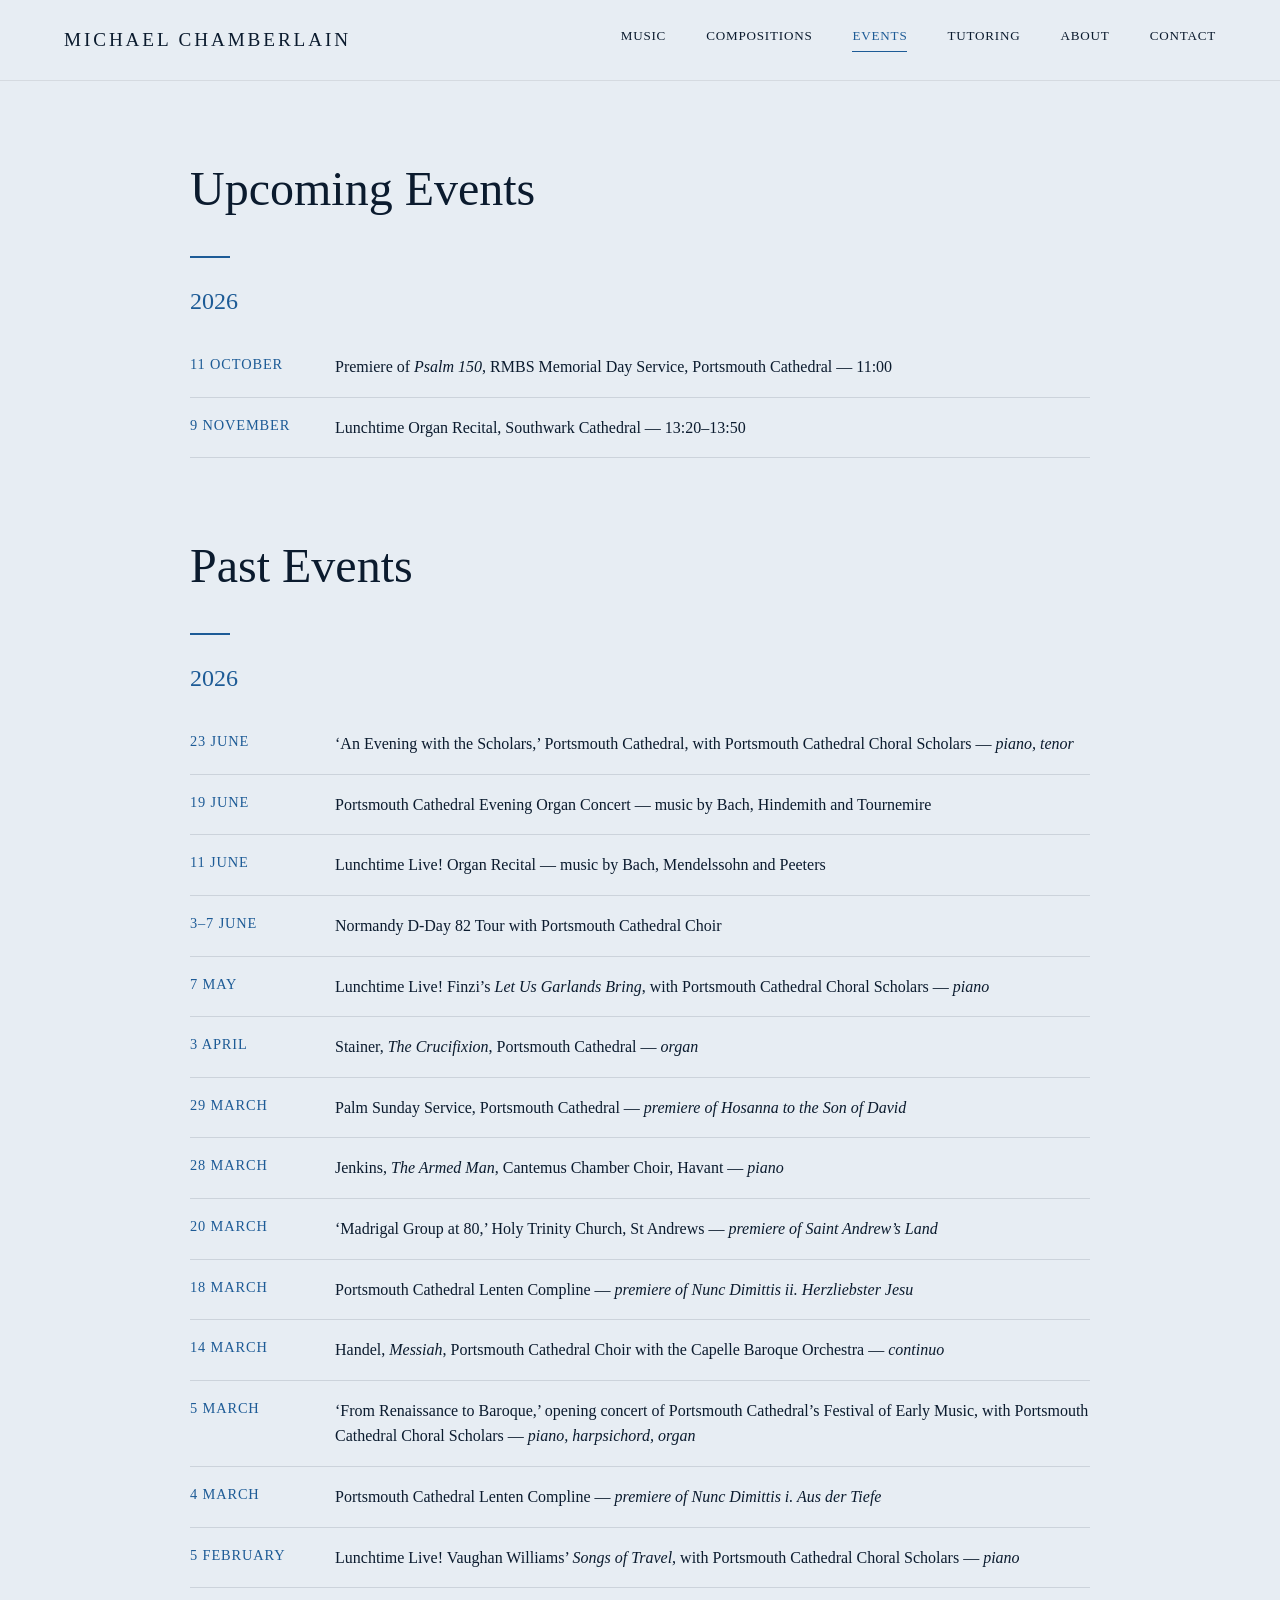
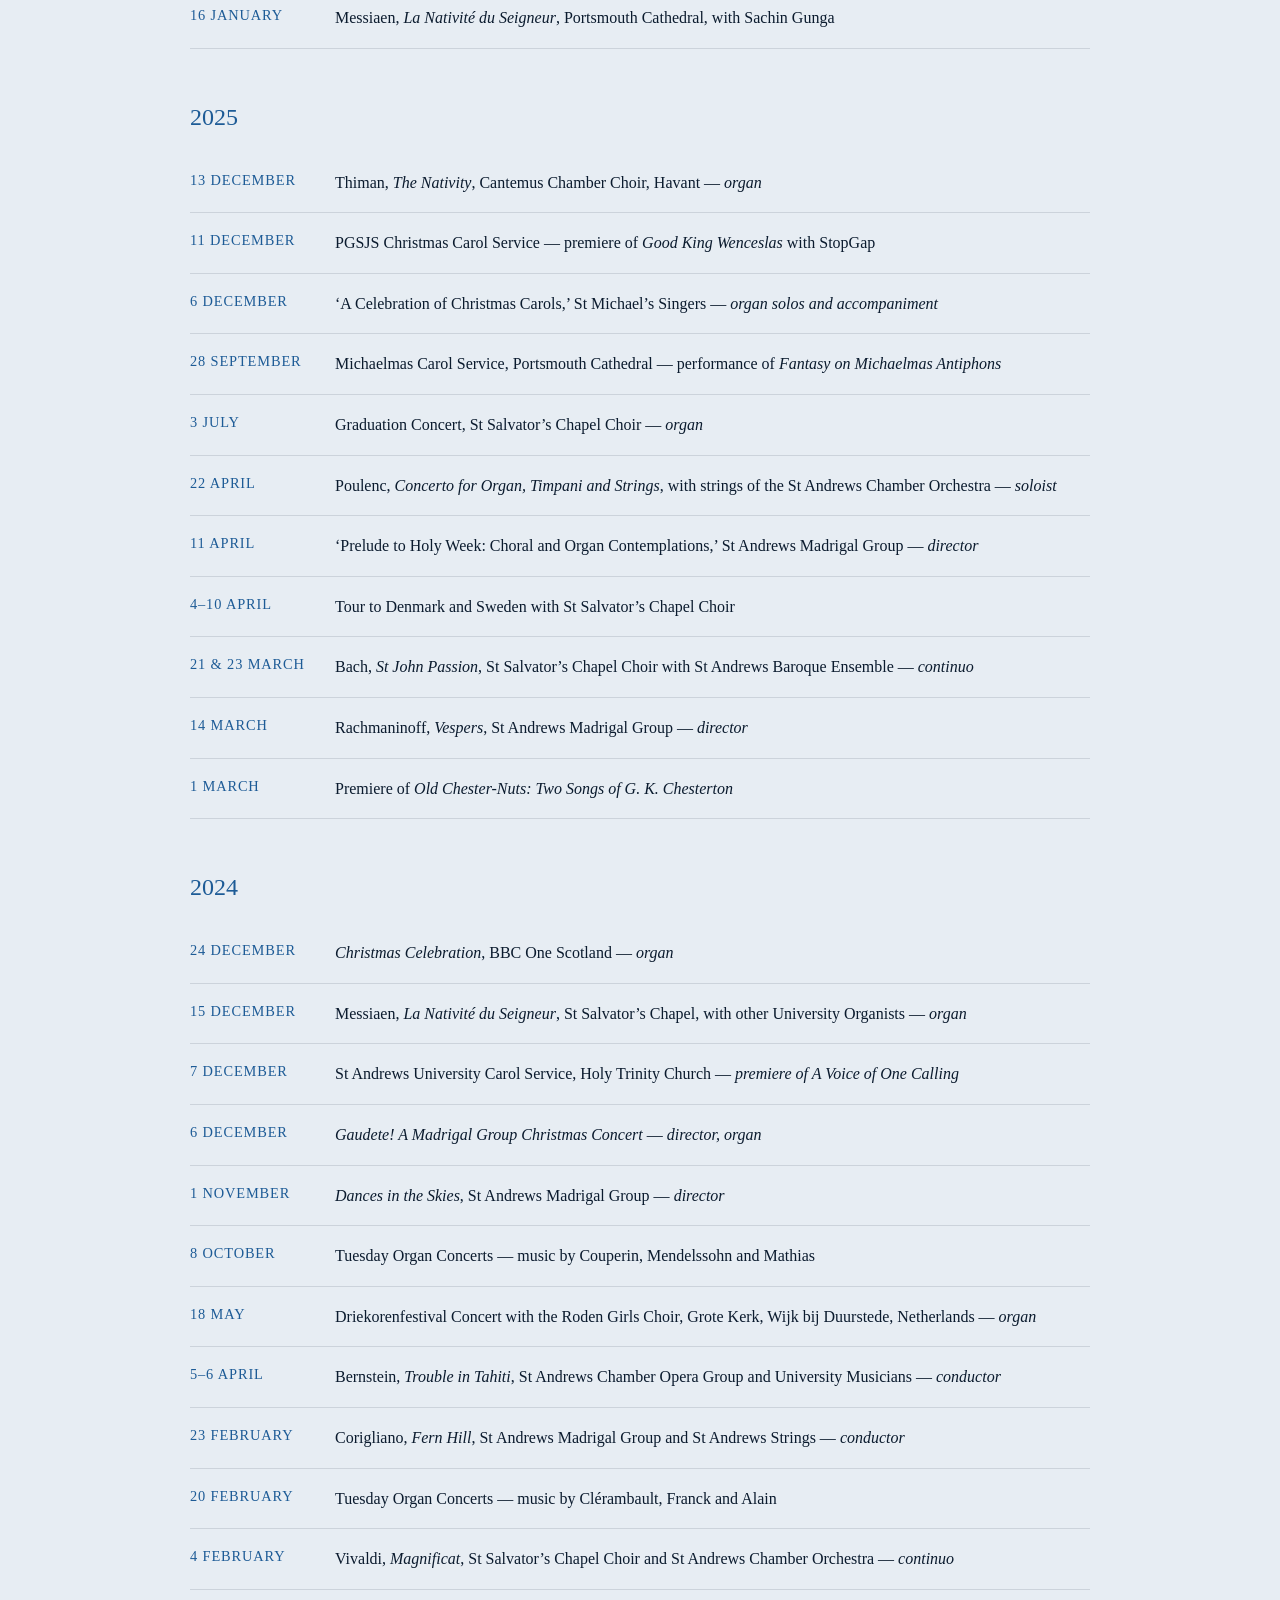
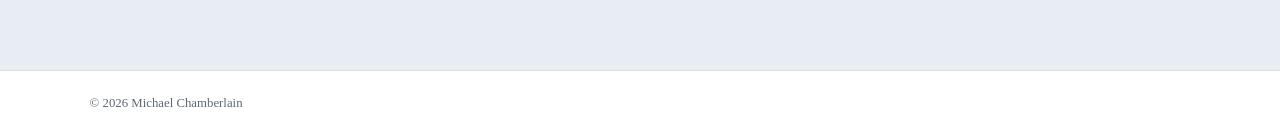
<file: events.html>
<!DOCTYPE html>
<html lang="en">

<head>
    <meta charset="UTF-8">
    <meta name="viewport" content="width=device-width, initial-scale=1.0">

    <title>Events | Michael Chamberlain</title>

    <link rel="stylesheet" href="style.css">
</head>

<body>

    <header class="site-header">

        <a class="site-name" href="index.html">
            Michael Chamberlain
        </a>

        <nav>
            <a href="music.html">Music</a>
            <a href="compositions.html">Compositions</a>
            <a class="active" href="events.html">Events</a>
            <a href="tutoring.html">Tutoring</a>
            <a href="about.html">About</a>
            <a href="contact.html">Contact</a>
        </nav>

    </header>


    <main class="page-content">


        <!-- =========================
             UPCOMING EVENTS
             ========================= -->

<section class="past-events upcoming-events">

    <h2>Upcoming Events</h2>

    <div class="section-line"></div>

    <h3>2026</h3>

    <div class="event">
        <div class="event-date">
            11 October
        </div>

        <div class="event-details">
            Premiere of <em>Psalm 150</em>, RMBS Memorial Day Service,
            Portsmouth Cathedral — 11:00
        </div>
    </div>

    <div class="event">
        <div class="event-date">
            9 November
        </div>

        <div class="event-details">
            Lunchtime Organ Recital, Southwark Cathedral —
            13:20–13:50
        </div>
    </div>

</section>


        <!-- =========================
             PAST EVENTS
             ========================= -->

        <section class="past-events">

            <h2>Past Events</h2>

            <div class="section-line"></div>


            <!-- =========================
                 2026
                 ========================= -->

            <h3>2026</h3>

            <div class="event">
                <div class="event-date">23 June</div>
                <div class="event-details">
                    ‘An Evening with the Scholars,’ Portsmouth Cathedral,
                    with Portsmouth Cathedral Choral Scholars —
                    <em>piano, tenor</em>
                </div>
            </div>

            <div class="event">
                <div class="event-date">19 June</div>
                <div class="event-details">
                    Portsmouth Cathedral Evening Organ Concert —
                    music by Bach, Hindemith and Tournemire
                </div>
            </div>

            <div class="event">
                <div class="event-date">11 June</div>
                <div class="event-details">
                    Lunchtime Live! Organ Recital —
                    music by Bach, Mendelssohn and Peeters
                </div>
            </div>

            <div class="event">
                <div class="event-date">3–7 June</div>
                <div class="event-details">
                    Normandy D-Day 82 Tour with Portsmouth Cathedral Choir
                </div>
            </div>

            <div class="event">
                <div class="event-date">7 May</div>
                <div class="event-details">
                    Lunchtime Live! Finzi’s <em>Let Us Garlands Bring</em>,
                    with Portsmouth Cathedral Choral Scholars —
                    <em>piano</em>
                </div>
            </div>

            <div class="event">
                <div class="event-date">3 April</div>
                <div class="event-details">
                    Stainer, <em>The Crucifixion</em>, Portsmouth Cathedral —
                    <em>organ</em>
                </div>
            </div>

            <div class="event">
                <div class="event-date">29 March</div>
                <div class="event-details">
                    Palm Sunday Service, Portsmouth Cathedral —
                    <em>premiere of Hosanna to the Son of David</em>
                </div>
            </div>

            <div class="event">
                <div class="event-date">28 March</div>
                <div class="event-details">
                    Jenkins, <em>The Armed Man</em>, Cantemus Chamber Choir, Havant —
                    <em>piano</em>
                </div>
            </div>

            <div class="event">
                <div class="event-date">20 March</div>
                <div class="event-details">
                    ‘Madrigal Group at 80,’ Holy Trinity Church, St Andrews —
                    <em>premiere of Saint Andrew’s Land</em>
                </div>
            </div>

            <div class="event">
                <div class="event-date">18 March</div>
                <div class="event-details">
                    Portsmouth Cathedral Lenten Compline —
                    <em>premiere of Nunc Dimittis ii. Herzliebster Jesu</em>
                </div>
            </div>

            <div class="event">
                <div class="event-date">14 March</div>
                <div class="event-details">
                    Handel, <em>Messiah</em>, Portsmouth Cathedral Choir with
                    the Capelle Baroque Orchestra —
                    <em>continuo</em>
                </div>
            </div>

            <div class="event">
                <div class="event-date">5 March</div>
                <div class="event-details">
                    ‘From Renaissance to Baroque,’ opening concert of Portsmouth Cathedral’s
                    Festival of Early Music, with Portsmouth Cathedral Choral Scholars —
                    <em>piano, harpsichord, organ</em>
                </div>
            </div>

            <div class="event">
                <div class="event-date">4 March</div>
                <div class="event-details">
                    Portsmouth Cathedral Lenten Compline —
                    <em>premiere of Nunc Dimittis i. Aus der Tiefe</em>
                </div>
            </div>

            <div class="event">
                <div class="event-date">5 February</div>
                <div class="event-details">
                    Lunchtime Live! Vaughan Williams’ <em>Songs of Travel</em>,
                    with Portsmouth Cathedral Choral Scholars —
                    <em>piano</em>
                </div>
            </div>

            <div class="event">
                <div class="event-date">16 January</div>
                <div class="event-details">
                    Messiaen, <em>La Nativité du Seigneur</em>, Portsmouth Cathedral,
                    with Sachin Gunga
                </div>
            </div>


            <!-- =========================
                 2025
                 ========================= -->

            <h3>2025</h3>

            <div class="event">
                <div class="event-date">13 December</div>
                <div class="event-details">
                    Thiman, <em>The Nativity</em>, Cantemus Chamber Choir, Havant —
                    <em>organ</em>
                </div>
            </div>

            <div class="event">
                <div class="event-date">11 December</div>
                <div class="event-details">
                    PGSJS Christmas Carol Service —
                    premiere of <em>Good King Wenceslas</em> with StopGap
                </div>
            </div>

            <div class="event">
                <div class="event-date">6 December</div>
                <div class="event-details">
                    ‘A Celebration of Christmas Carols,’ St Michael’s Singers —
                    <em>organ solos and accompaniment</em>
                </div>
            </div>

            <div class="event">
                <div class="event-date">28 September</div>
                <div class="event-details">
                    Michaelmas Carol Service, Portsmouth Cathedral —
                    performance of
                    <em>Fantasy on Michaelmas Antiphons</em>
                </div>
            </div>

            <div class="event">
                <div class="event-date">3 July</div>
                <div class="event-details">
                    Graduation Concert, St Salvator’s Chapel Choir —
                    <em>organ</em>
                </div>
            </div>

            <div class="event">
                <div class="event-date">22 April</div>
                <div class="event-details">
                    Poulenc, <em>Concerto for Organ, Timpani and Strings</em>,
                    with strings of the St Andrews Chamber Orchestra —
                    <em>soloist</em>
                </div>
            </div>

            <div class="event">
                <div class="event-date">11 April</div>
                <div class="event-details">
                    ‘Prelude to Holy Week: Choral and Organ Contemplations,’
                    St Andrews Madrigal Group —
                    <em>director</em>
                </div>
            </div>

            <div class="event">
                <div class="event-date">4–10 April</div>
                <div class="event-details">
                    Tour to Denmark and Sweden with St Salvator’s Chapel Choir
                </div>
            </div>

            <div class="event">
                <div class="event-date">21 &amp; 23 March</div>
                <div class="event-details">
                    Bach, <em>St John Passion</em>, St Salvator’s Chapel Choir
                    with St Andrews Baroque Ensemble —
                    <em>continuo</em>
                </div>
            </div>

            <div class="event">
                <div class="event-date">14 March</div>
                <div class="event-details">
                    Rachmaninoff, <em>Vespers</em>, St Andrews Madrigal Group —
                    <em>director</em>
                </div>
            </div>

            <div class="event">
                <div class="event-date">1 March</div>
                <div class="event-details">
                    Premiere of
                    <em>Old Chester-Nuts: Two Songs of G. K. Chesterton</em>
                </div>
            </div>


            <!-- =========================
                 2024
                 ========================= -->

            <h3>2024</h3>

            <div class="event">
                <div class="event-date">24 December</div>
                <div class="event-details">
                    <em>Christmas Celebration</em>, BBC One Scotland —
                    <em>organ</em>
                </div>
            </div>

            <div class="event">
                <div class="event-date">15 December</div>
                <div class="event-details">
                    Messiaen, <em>La Nativité du Seigneur</em>,
                    St Salvator’s Chapel, with other University Organists —
                    <em>organ</em>
                </div>
            </div>

            <div class="event">
                <div class="event-date">7 December</div>
                <div class="event-details">
                    St Andrews University Carol Service, Holy Trinity Church —
                    <em>premiere of A Voice of One Calling</em>
                </div>
            </div>

            <div class="event">
                <div class="event-date">6 December</div>
                <div class="event-details">
                    <em>Gaudete! A Madrigal Group Christmas Concert</em> —
                    <em>director, organ</em>
                </div>
            </div>

            <div class="event">
                <div class="event-date">1 November</div>
                <div class="event-details">
                    <em>Dances in the Skies</em>, St Andrews Madrigal Group —
                    <em>director</em>
                </div>
            </div>

            <div class="event">
                <div class="event-date">8 October</div>
                <div class="event-details">
                    Tuesday Organ Concerts —
                    music by Couperin, Mendelssohn and Mathias
                </div>
            </div>

            <div class="event">
                <div class="event-date">18 May</div>
                <div class="event-details">
                    Driekorenfestival Concert with the Roden Girls Choir,
                    Grote Kerk, Wijk bij Duurstede, Netherlands —
                    <em>organ</em>
                </div>
            </div>

            <div class="event">
                <div class="event-date">5–6 April</div>
                <div class="event-details">
                    Bernstein, <em>Trouble in Tahiti</em>,
                    St Andrews Chamber Opera Group and University Musicians —
                    <em>conductor</em>
                </div>
            </div>

            <div class="event">
                <div class="event-date">23 February</div>
                <div class="event-details">
                    Corigliano, <em>Fern Hill</em>,
                    St Andrews Madrigal Group and St Andrews Strings —
                    <em>conductor</em>
                </div>
            </div>

            <div class="event">
                <div class="event-date">20 February</div>
                <div class="event-details">
                    Tuesday Organ Concerts —
                    music by Clérambault, Franck and Alain
                </div>
            </div>

            <div class="event">
                <div class="event-date">4 February</div>
                <div class="event-details">
                    Vivaldi, <em>Magnificat</em>,
                    St Salvator’s Chapel Choir and St Andrews Chamber Orchestra —
                    <em>continuo</em>
                </div>
            </div>

        </section>

    </main>


    <footer>
        © 2026 Michael Chamberlain
    </footer>

</body>

</html>
</file>
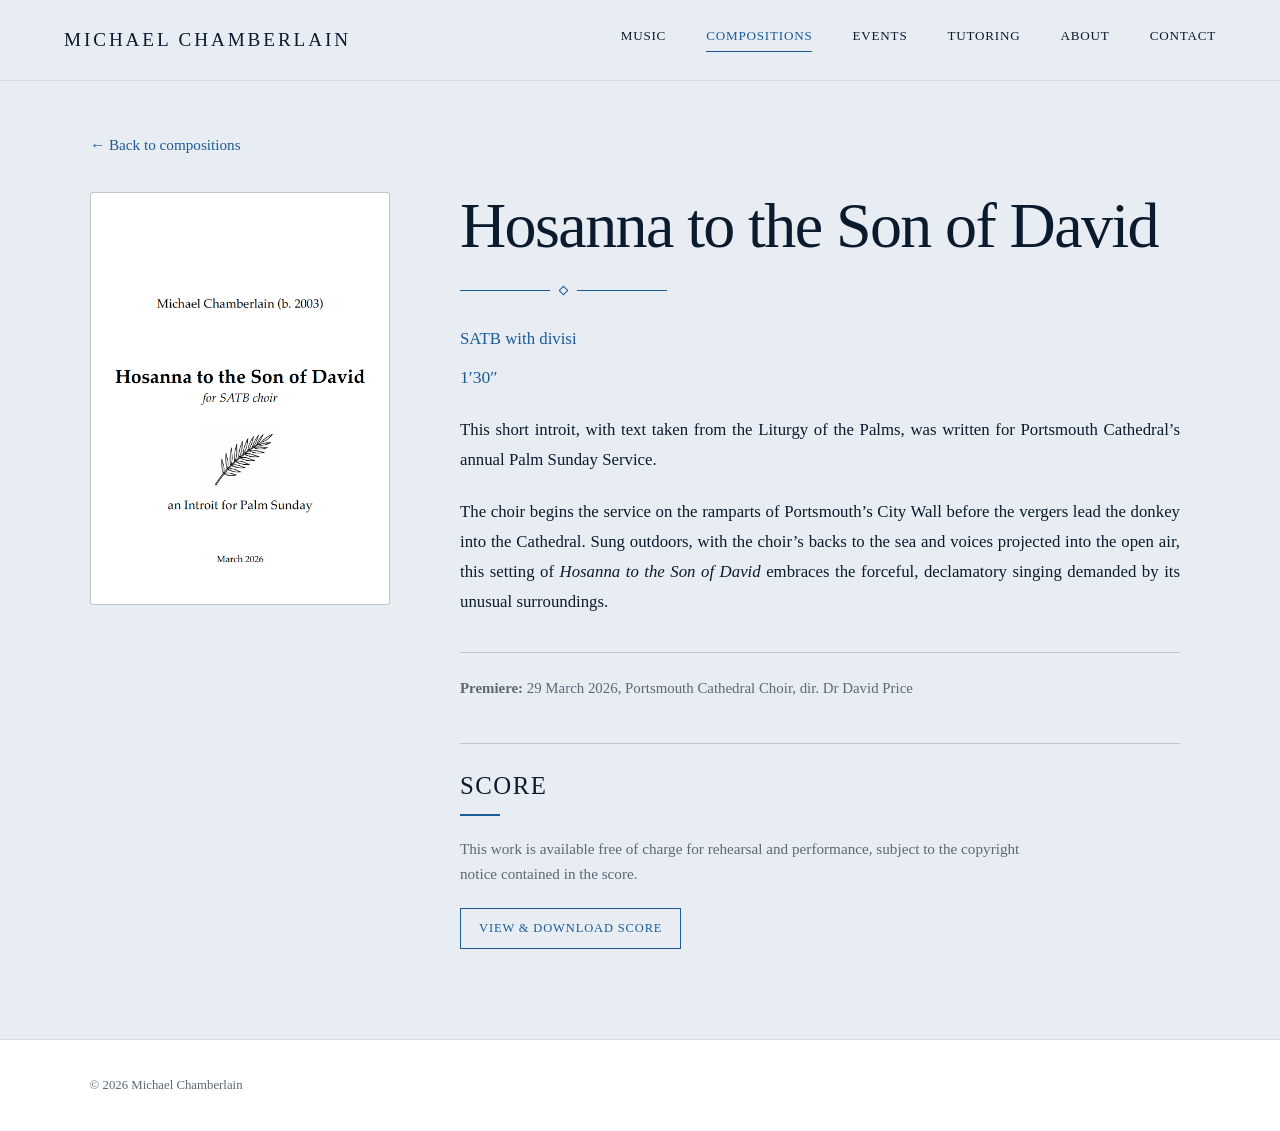
<file: hosanna.html>
<!DOCTYPE html>
<html lang="en">

<head>
    <meta charset="UTF-8">
    <meta name="viewport" content="width=device-width, initial-scale=1.0">

    <title>Hosanna to the Son of David | Michael Chamberlain</title>

    <meta
        name="description"
        content="Hosanna to the Son of David, a choral work by Michael Chamberlain."
    >

    <link rel="stylesheet" href="style.css">
</head>

<body>

    <header class="site-header">

        <a class="site-name" href="index.html">
            Michael Chamberlain
        </a>

        <nav>
            <a href="music.html">Music</a>
            <a class="active" href="compositions.html">Compositions</a>
            <a href="events.html">Events</a>
            <a href="tutoring.html">Tutoring</a>
            <a href="about.html">About</a>
            <a href="contact.html">Contact</a>
        </nav>

    </header>


    <main class="work-page">

        <div class="work-back">
            <a href="compositions.html">
                ← Back to compositions
            </a>
        </div>


        <section class="work-layout">

            <!-- FRONTISPIECE -->

            <div class="work-frontispiece">

                <img
                    src="images/frontispieces/Hosanna to the Son of David.png"
                    alt="Frontispiece for Hosanna to the Son of David"
                >

            </div>


            <!-- WORK INFORMATION -->

            <div class="work-text">

                <h1>
                    Hosanna to the Son of David
                </h1>

                <div class="work-title-line">
                    <span></span>
                </div>


                <p class="work-meta">
                    SATB with divisi

                    <span class="work-duration">
                        1′30″
                    </span>
                </p>


                <p>
                    This short introit, with text taken from the Liturgy of
                    the Palms, was written for Portsmouth Cathedral’s annual
                    Palm Sunday Service.
                </p>

                <p>
                    The choir begins the service on the ramparts of Portsmouth’s
                    City Wall before the vergers lead the donkey into the
                    Cathedral. Sung outdoors, with the choir’s backs to the sea
                    and voices projected into the open air, this setting of
                    <em>Hosanna to the Son of David</em> embraces the forceful,
                    declamatory singing demanded by its unusual surroundings.
                </p>


                <div class="work-details">
                    
                    <p>
                        <strong>Premiere:</strong>
                        29 March 2026, Portsmouth Cathedral Choir,
                        dir. Dr David Price
                    </p>

                </div>
                
                <div class="work-score">

                    <h2>Score</h2>

                    <div class="section-line"></div>

                    <p>
                        This work is available free of charge for rehearsal and performance,
                        subject to the copyright notice contained in the score.
                    </p>

    <a
        class="score-button"
        href="freescores/hosanna-to-the-son-of-david.pdf"
        target="_blank"
        rel="noopener"
    >
        View &amp; download score
    </a>

</div>

            </div>

        </section>

    </main>


    <footer>
        <p>© 2026 Michael Chamberlain</p>
    </footer>

</body>

</html>
</file>
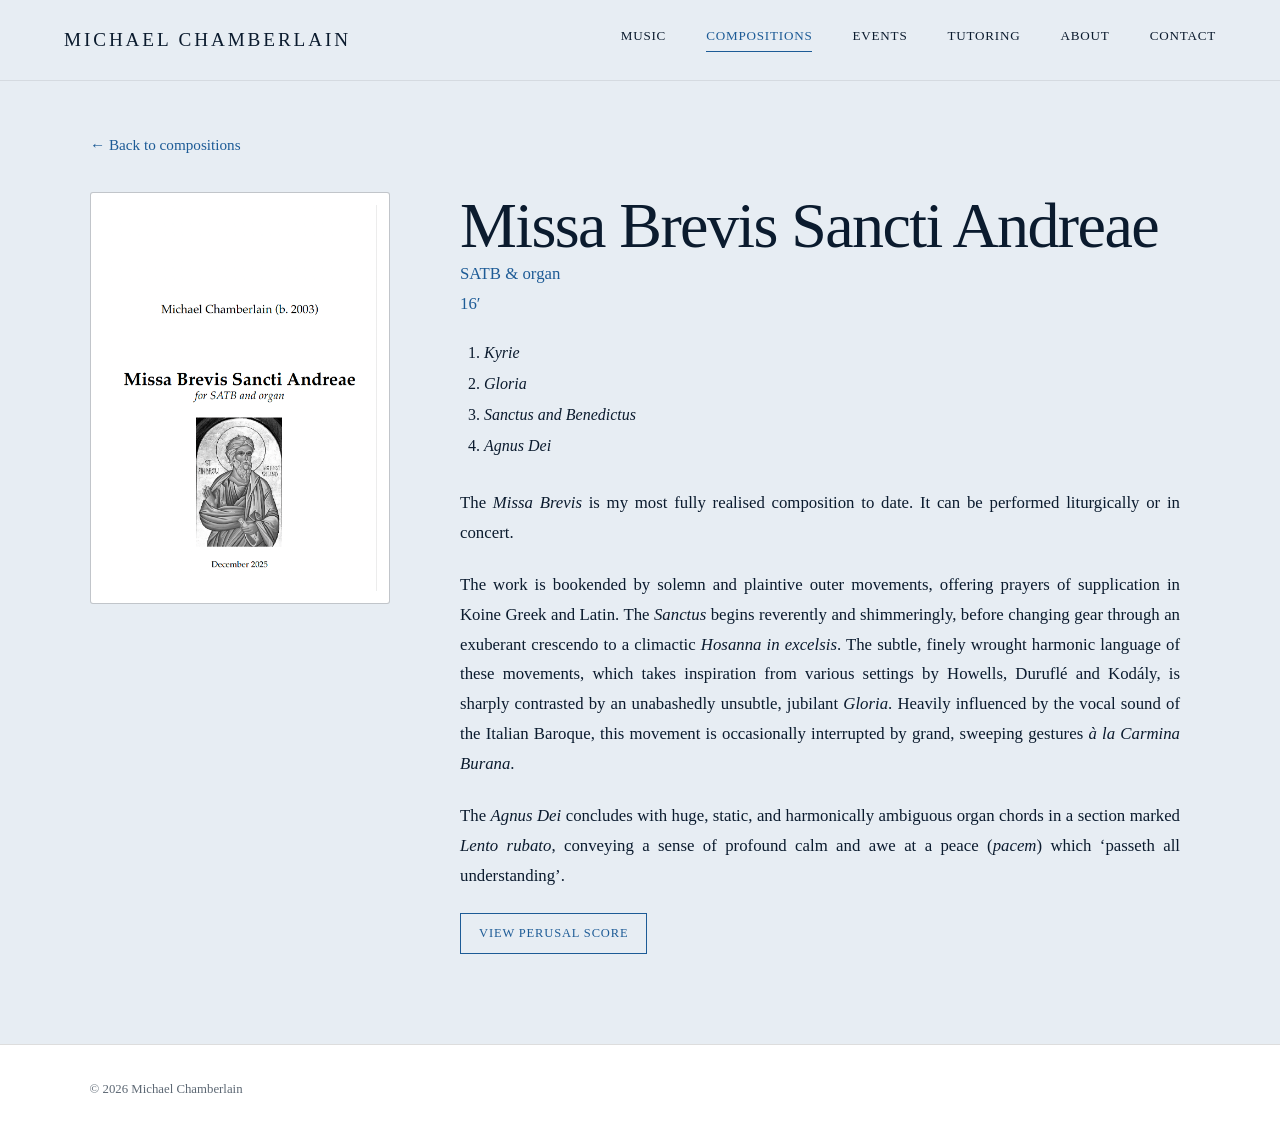
<file: missa-brevis.html>
<!DOCTYPE html>
<html lang="en">

<head>
    <meta charset="UTF-8">
    <meta name="viewport" content="width=device-width, initial-scale=1.0">

    <title>Missa Brevis Sancti Andreae | Michael Chamberlain</title>

    <link rel="stylesheet" href="style.css">
</head>

<body>

    <header class="site-header">
        <a class="site-name" href="index.html">Michael Chamberlain</a>

        <nav>
            <a href="music.html">Music</a>
            <a class="active" href="compositions.html">Compositions</a>
            <a href="events.html">Events</a>
            <a href="tutoring.html">Tutoring</a>
            <a href="about.html">About</a>
            <a href="contact.html">Contact</a>
        </nav>
    </header>

    <main class="work-page">

        <div class="work-back">
            <a href="compositions.html">← Back to compositions</a>
        </div>

        <section class="work-layout">

            <div class="work-frontispiece">
                <img
                    src="images/frontispieces/Missa Brevis.png"
                    alt="Frontispiece for Missa Brevis Sancti Andreae"
                >
            </div>

            <div class="work-text">

                <h1>Missa Brevis Sancti Andreae</h1>

                <p class="work-meta">
                    SATB &amp; organ<br>
                    16′
                </p>

                <ol class="work-movements">
                    <li><em>Kyrie</em></li>
                    <li><em>Gloria</em></li>
                    <li><em>Sanctus and Benedictus</em></li>
                    <li><em>Agnus Dei</em></li>
                </ol>

                <p>
                    The <em>Missa Brevis</em> is my most fully realised
                    composition to date. It can be performed liturgically
                    or in concert.
                </p>

                <p>
                    The work is bookended by solemn and plaintive outer
                    movements, offering prayers of supplication in Koine Greek
                    and Latin. The <em>Sanctus</em> begins reverently and shimmeringly,
                    before changing gear through an exuberant crescendo to a climactic
                    <em>Hosanna in excelsis</em>. The subtle, finely wrought harmonic language
                    of these movements, which takes inspiration from various
                    settings by Howells, Duruflé and Kodály, is sharply
                    contrasted by an unabashedly unsubtle, jubilant
                    <em>Gloria</em>. Heavily influenced by the vocal sound of
                    the Italian Baroque, this movement is occasionally interrupted
                    by grand, sweeping gestures <em>à la Carmina Burana</em>.
                </p>

                <p>
                    The <em>Agnus Dei</em> concludes with huge, static, and harmonically
                    ambiguous organ chords in a section marked
                    <em>Lento rubato</em>, conveying a sense of
                    profound calm and awe at a peace (<em>pacem</em>) which
                    ‘passeth all understanding’.
                </p>

                <a
                    class="score-button"
                    href="perusalscores/missa-brevis.pdf"
                    target="_blank"
                    rel="noopener"
                >
                    View perusal score
                </a>


            </div>

        </section>

    </main>

    <footer>
        <p>© 2026 Michael Chamberlain</p>
    </footer>

</body>

</html>
</file>
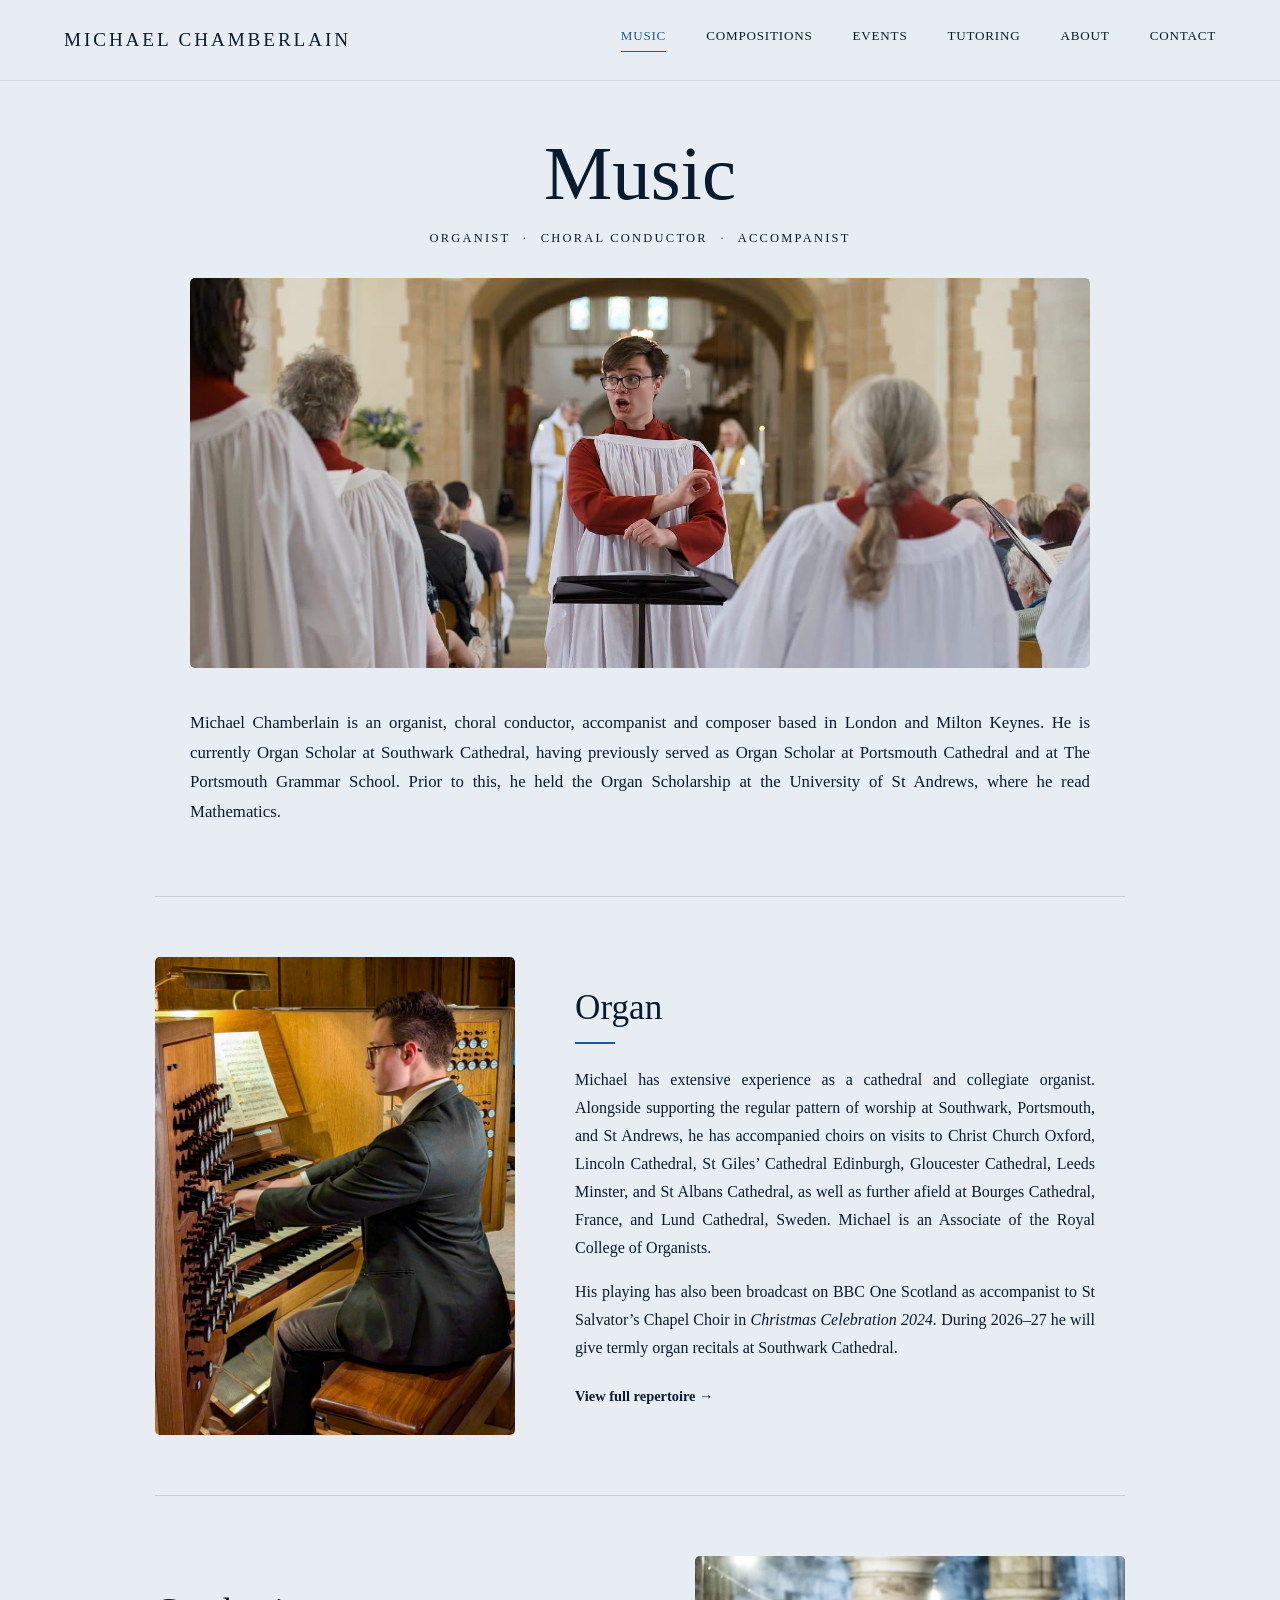
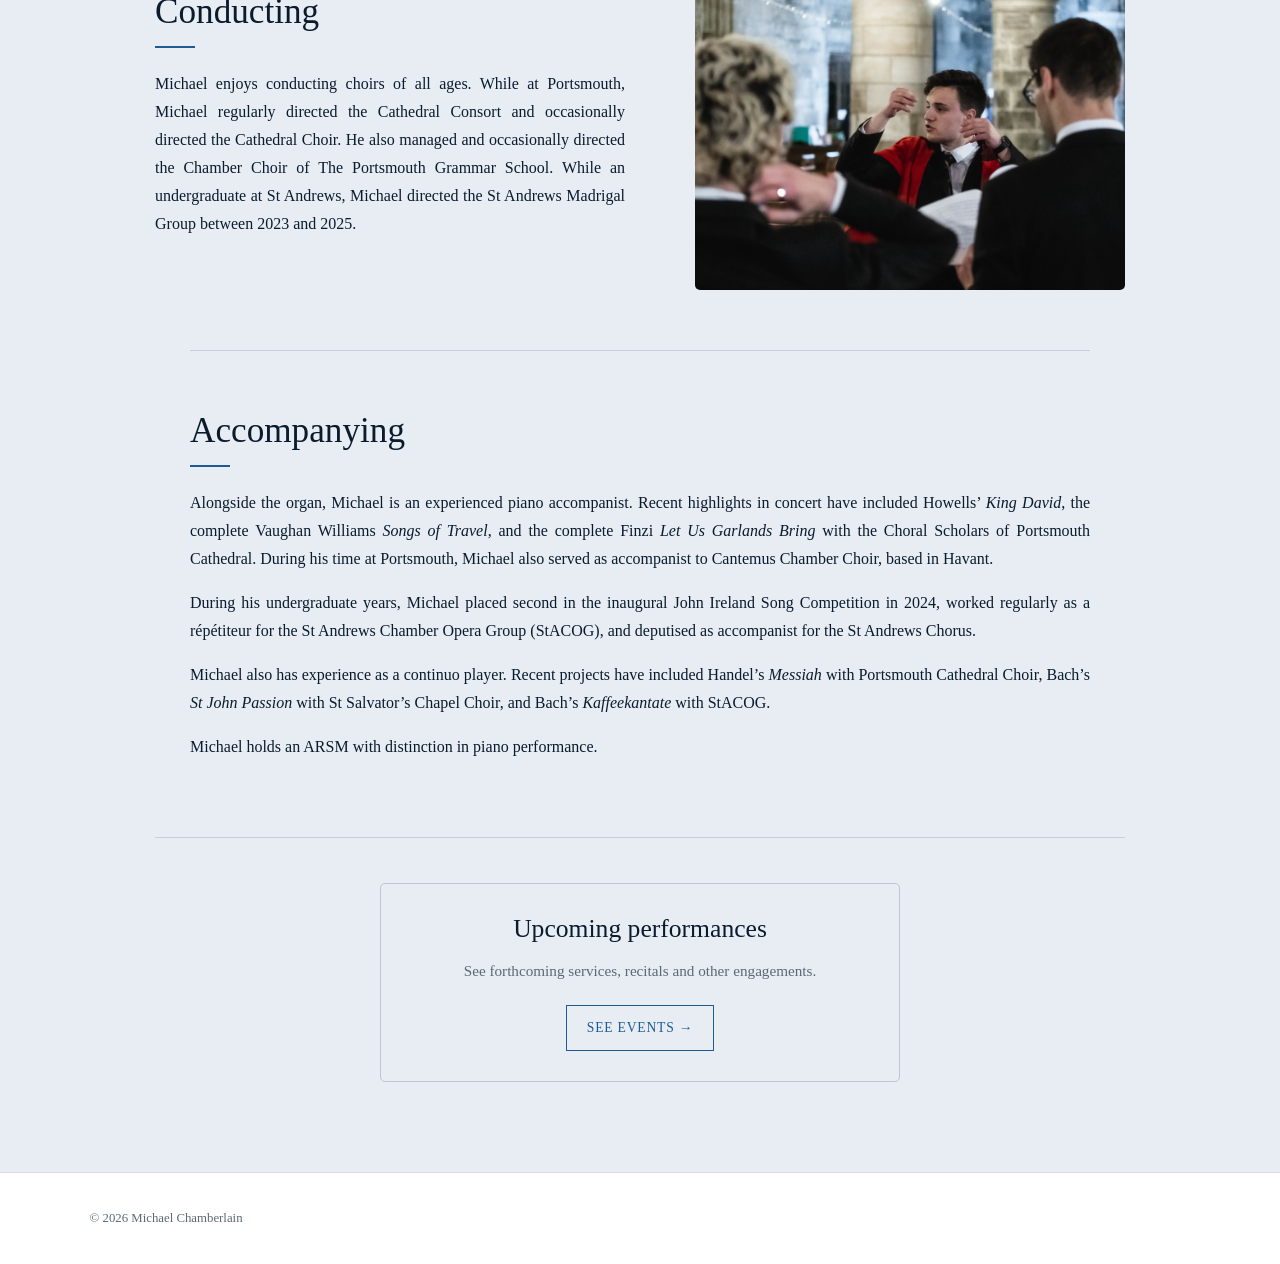
<file: music.html>
<!DOCTYPE html>
<html lang="en">

<head>
    <meta charset="UTF-8">
    <meta name="viewport" content="width=device-width, initial-scale=1.0">

    <title>Music | Michael Chamberlain</title>

    <meta
        name="description"
        content="Michael Chamberlain is an organist, choral conductor and accompanist based in London and Milton Keynes."
    >

    <link rel="stylesheet" href="style.css">
</head>

<body>

    <header class="site-header">
        <a class="site-name" href="index.html">
            Michael Chamberlain
        </a>

        <nav>
            <a class="active" href="music.html">Music</a>
            <a href="compositions.html">Compositions</a>
            <a href="events.html">Events</a>
            <a href="tutoring.html">Tutoring</a>
            <a href="about.html">About</a>
            <a href="contact.html">Contact</a>
        </nav>
    </header>


    <main class="music-page">

        <section class="music-heading">
            <h1>Music</h1>

            <p class="music-subtitle">
                Organist
                <span>·</span>
                Choral Conductor
                <span>·</span>
                Accompanist
            </p>
        </section>


        <section class="music-hero-image">
            <img
                src="images/conducting-main.JPG"
                alt="Michael Chamberlain conducting a choir"
            >
        </section>


        <section class="music-biography">

            <p>
                Michael Chamberlain is an organist, choral conductor, accompanist
                and composer based in London and Milton Keynes. He is currently
                Organ Scholar at Southwark Cathedral, having previously served as
                Organ Scholar at Portsmouth Cathedral and at The Portsmouth Grammar
                School. Prior to this, he held the Organ Scholarship at the University
                of St Andrews, where he read Mathematics.
            </p>

        </section>


        <section class="music-feature organ-section">

            <div class="feature-image portrait-image">
                <img
                    src="images/organ.jpg"
                    alt="Michael Chamberlain playing the organ"
                >
            </div>

            <div class="feature-text">
                <h2>Organ</h2>

                <div class="section-line"></div>

                <p>
                    Michael has extensive experience as a cathedral and collegiate organist. Alongside 
                    supporting the regular pattern of worship at Southwark, Portsmouth, and 
                    St Andrews, he has accompanied choirs on visits to Christ Church Oxford, 
                    Lincoln Cathedral, St Giles’ Cathedral Edinburgh, Gloucester Cathedral, 
                    Leeds Minster, and St Albans Cathedral, as well as further afield at 
                    Bourges Cathedral, France, and Lund Cathedral, Sweden. Michael is an Associate
                    of the Royal College of Organists.
                </p>

                <p>
                    His playing has also been broadcast on BBC One Scotland as accompanist to 
                    St Salvator’s Chapel Choir in <em>Christmas Celebration 2024.</em> During 2026–27 
                    he will give termly organ recitals at Southwark Cathedral.
                </p>

                <a class="text-link" href="repertoire.html">
                    View full repertoire →
                </a>
            </div>

        </section>


        <section class="music-feature conducting-section">

            <div class="feature-text">
                <h2>Conducting</h2>

                <div class="section-line"></div>

                <p>
                    Michael enjoys conducting choirs of all ages. While at Portsmouth,
                    Michael regularly directed the Cathedral Consort and occasionally directed
                    the Cathedral Choir. He also managed and occasionally directed the
                    Chamber Choir of The Portsmouth Grammar School. While an undergraduate at
                    St Andrews, Michael directed the St Andrews Madrigal Group between 
                    2023 and 2025.
                </p>
            </div>

            <div class="feature-image landscape-image">
                <img
                    src="images/conducting-secondary.jpg"
                    alt="Michael Chamberlain conducting an ensemble"
                >
            </div>

        </section>


        <section class="accompanying-section">

            <h2>Accompanying</h2>

            <div class="section-line"></div>

            <p>
                Alongside the organ, Michael is an experienced piano accompanist. 
                Recent highlights in concert have included Howells’ <em>King David</em>, the 
                complete Vaughan Williams <em>Songs of Travel</em>, and the complete Finzi <em>Let 
                Us Garlands Bring</em> with the Choral Scholars of Portsmouth Cathedral. During 
                his time at Portsmouth, Michael also served as accompanist to Cantemus 
                Chamber Choir, based in Havant.
            </p>

            <p>
                During his undergraduate years, Michael placed second in the inaugural 
                John Ireland Song Competition in 2024, worked regularly as a répétiteur for 
                the St Andrews Chamber Opera Group (StACOG), and deputised as accompanist 
                for the St Andrews Chorus.
            </p>

            <p>
                Michael also has experience as a continuo player. Recent projects have included 
                Handel’s <em>Messiah</em> with Portsmouth Cathedral Choir, Bach’s <em>St John Passion</em> with
                St Salvator’s Chapel Choir, and Bach’s <em>Kaffeekantate</em> with StACOG. 
            </p>

            <p>
                Michael holds an ARSM with distinction in piano performance. 
            </p>

        </section>


        <section class="music-links">


            <div class="music-link-card">
                <h2>Upcoming performances</h2>

                <p>
                    See forthcoming services, recitals and other engagements.
                </p>

                <a class="button" href="events.html">
                    See events →
                </a>
            </div>

        </section>

    </main>


    <footer>
        <p>© 2026 Michael Chamberlain</p>
    </footer>

</body>

</html>
</file>
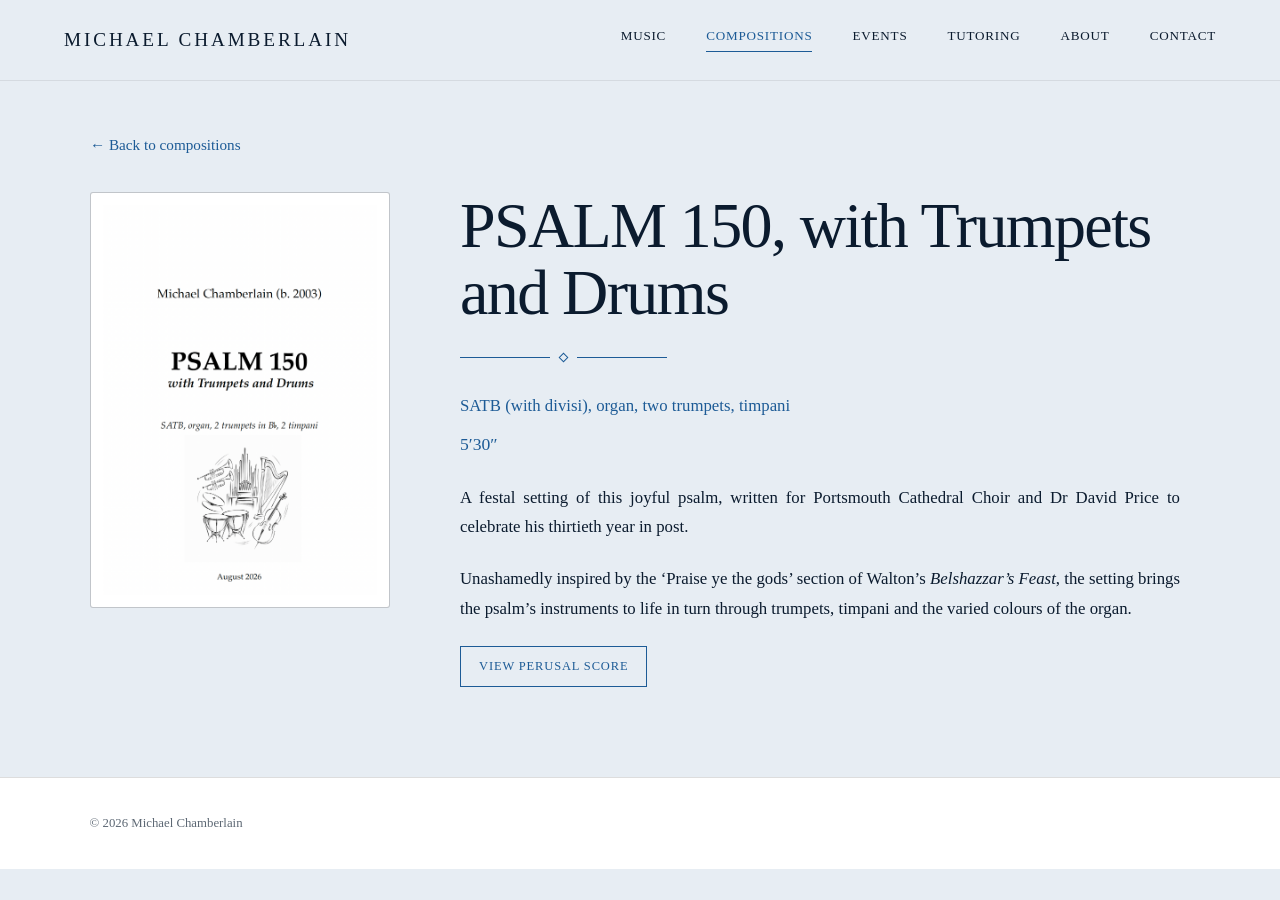
<file: psalm-150.html>
<!DOCTYPE html>
<html lang="en">

<head>
    <meta charset="UTF-8">
    <meta name="viewport" content="width=device-width, initial-scale=1.0">

    <title>PSALM 150, with Trumpets and Drums | Michael Chamberlain</title>

    <link rel="stylesheet" href="style.css">
</head>

<body>

    <header class="site-header">
        <a class="site-name" href="index.html">
            Michael Chamberlain
        </a>

        <nav>
            <a href="music.html">Music</a>
            <a class="active" href="compositions.html">Compositions</a>
            <a href="events.html">Events</a>
            <a href="tutoring.html">Tutoring</a>
            <a href="about.html">About</a>
            <a href="contact.html">Contact</a>
        </nav>
    </header>


    <main class="work-page">

        <div class="work-back">
            <a href="compositions.html">
                ← Back to compositions
            </a>
        </div>


        <section class="work-layout">

            <div class="work-frontispiece">
                <img
                    src="images/frontispieces/Psalm 150.png"
                    alt="Frontispiece for Psalm 150"
                >
            </div>


            <div class="work-text">

                <h1>
                    PSALM 150, with Trumpets and Drums
                </h1>

                <div class="work-title-line">
                    <span></span>
                </div>

                <p class="work-meta">
                    SATB (with divisi), organ, two trumpets, timpani
                    <span class="work-duration">
                        5′30″
                    </span>
                </p>

                <p>
                    A festal setting of this joyful psalm, written for
                    Portsmouth Cathedral Choir and Dr David Price to celebrate
                    his thirtieth year in post.
                </p>

                <p>
                    Unashamedly inspired by the ‘Praise ye the gods’ section of
                    Walton’s <em>Belshazzar’s Feast</em>, the setting brings the
                    psalm’s instruments to life in turn through trumpets,
                    timpani and the varied colours of the organ.
                </p>



                    <a
                        class="score-button"
                        href="perusalscores/psalm-150.pdf"
                        target="_blank"
                        rel="noopener"
                    >
                        View perusal score
                    </a>



            </div>

        </section>

    </main>


    <footer>
        <p>© 2026 Michael Chamberlain</p>
    </footer>

</body>

</html>
</file>
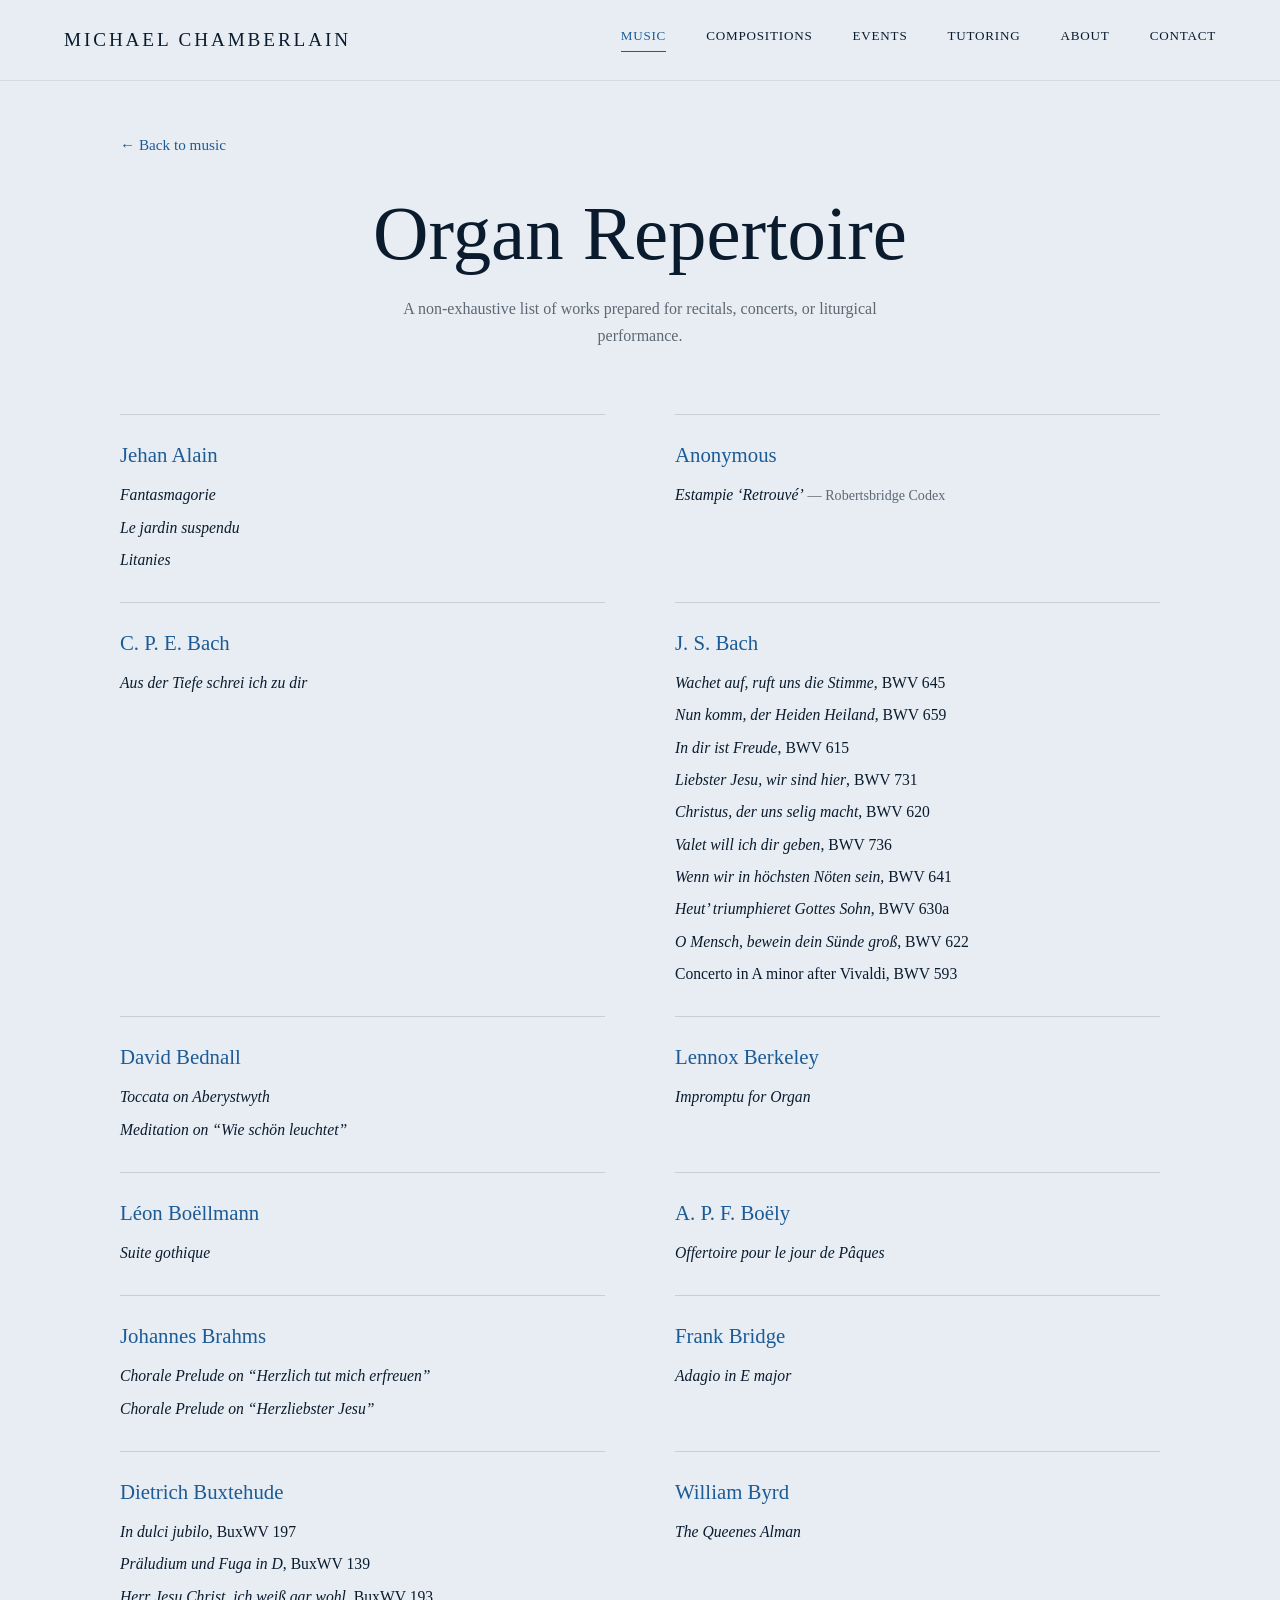
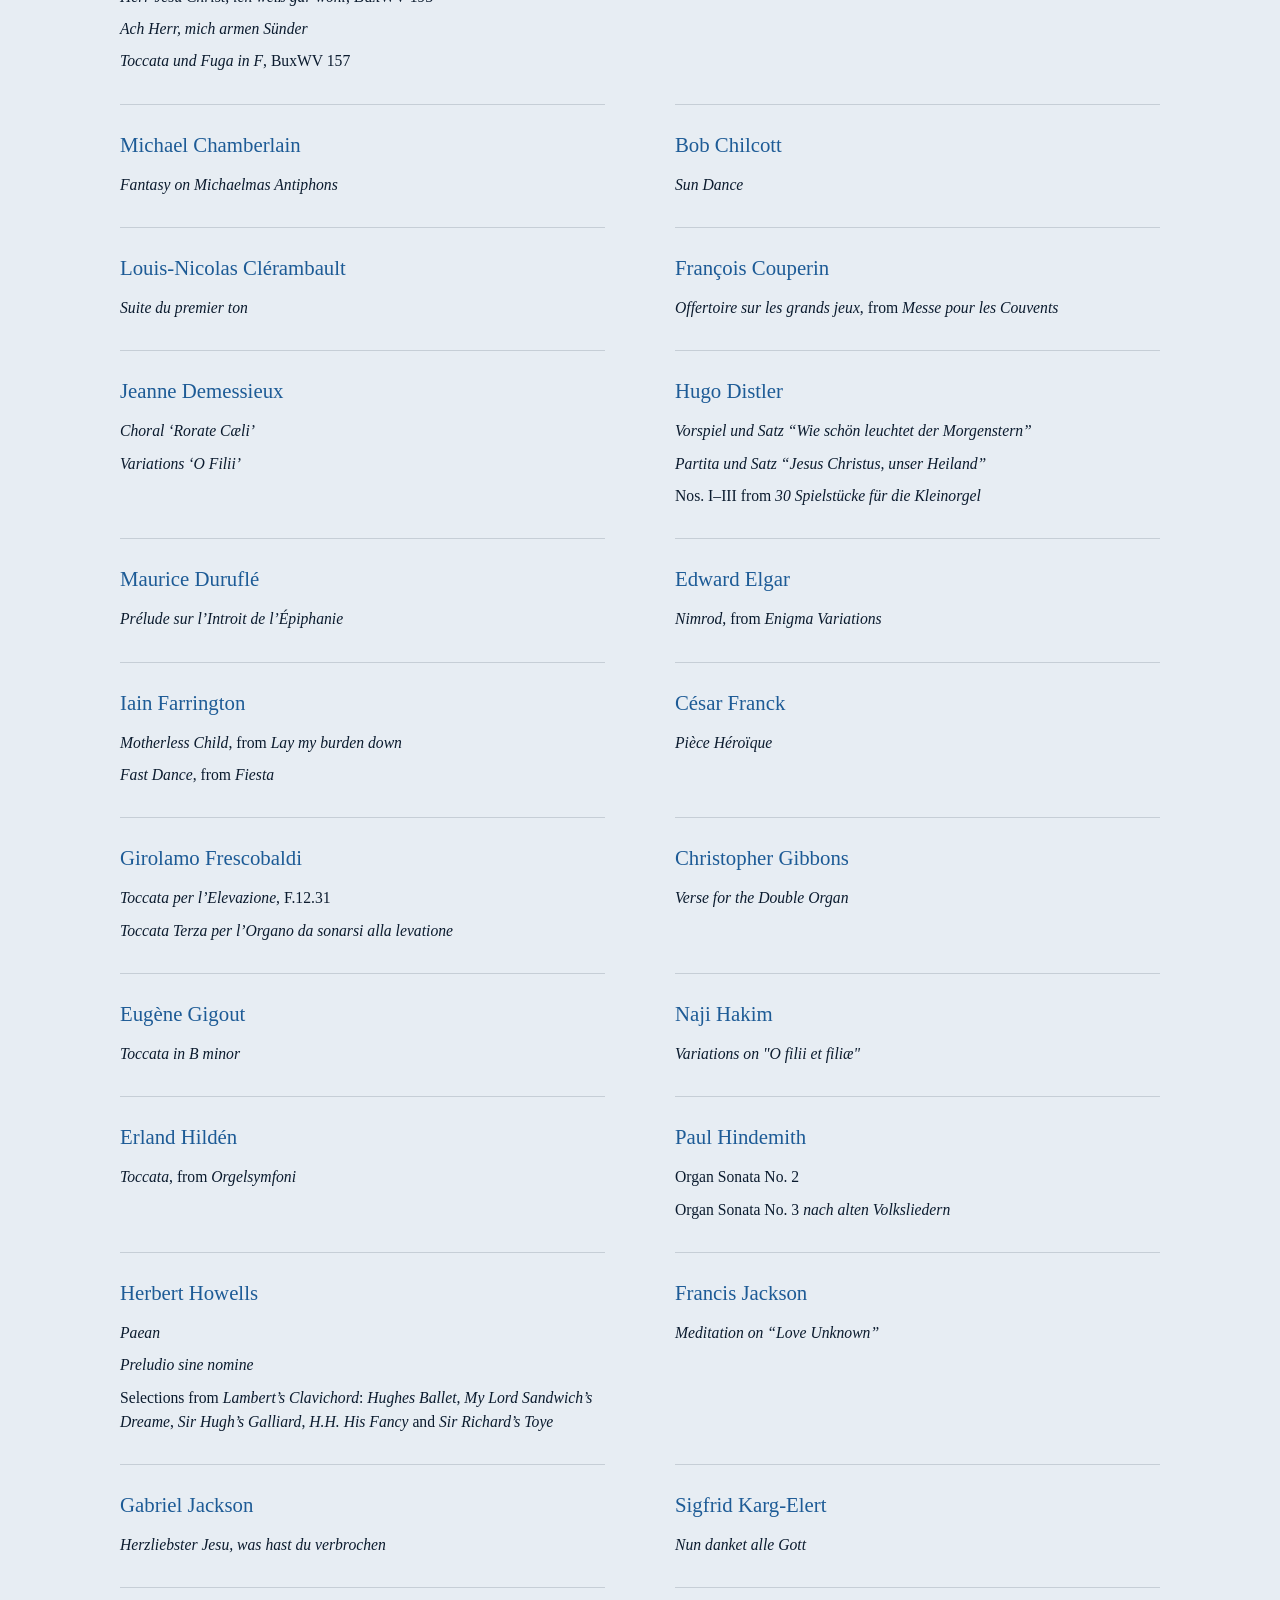
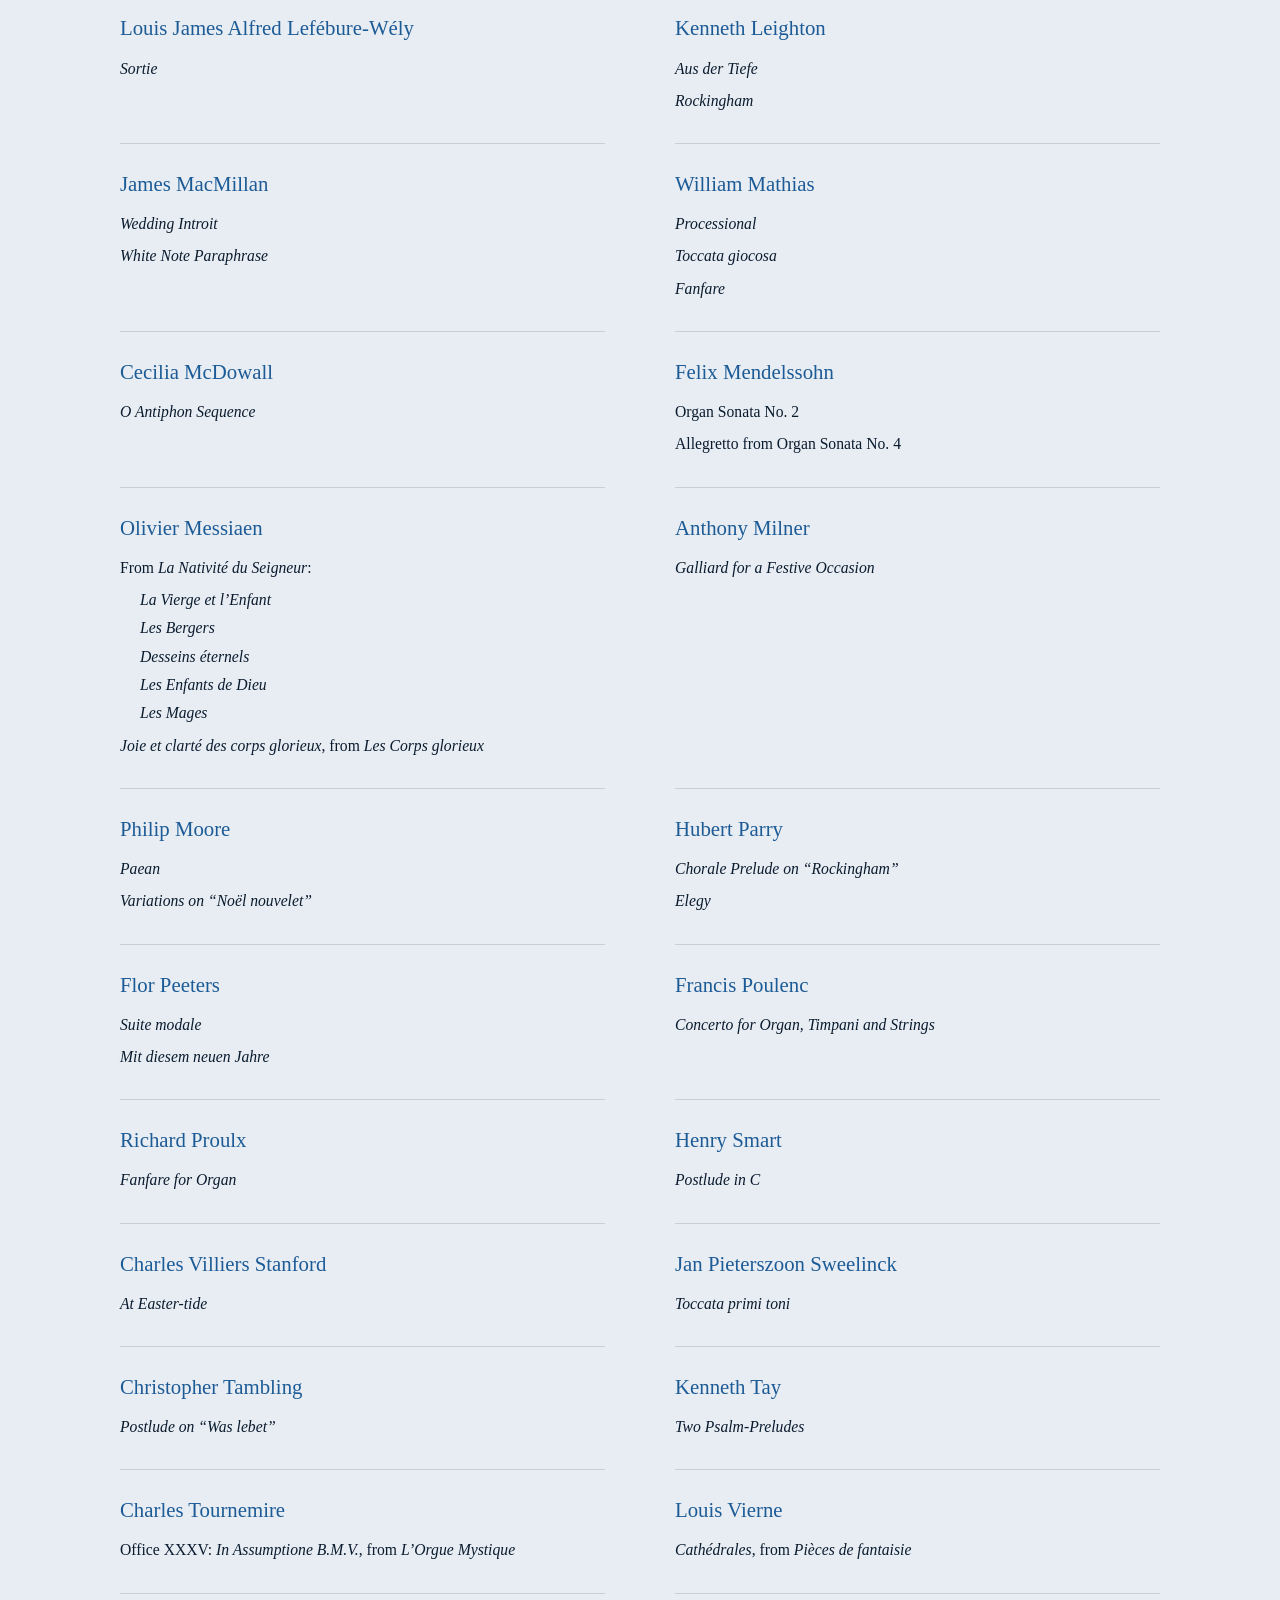
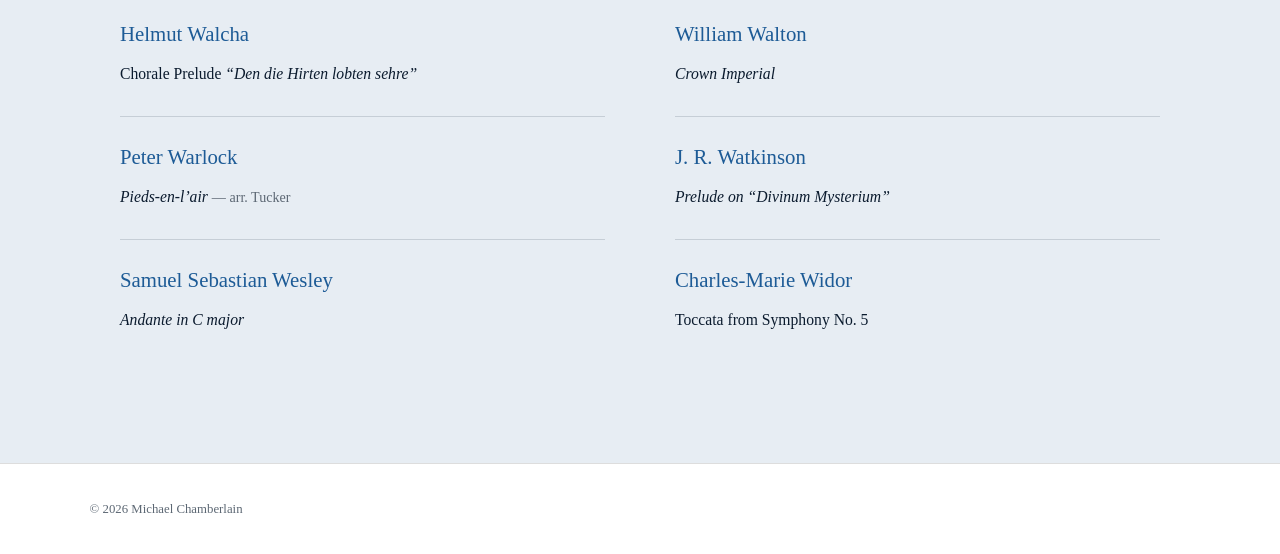
<file: repertoire.html>
<!DOCTYPE html>
<html lang="en">

<head>
    <meta charset="UTF-8">
    <meta name="viewport" content="width=device-width, initial-scale=1.0">

    <title>Organ Repertoire | Michael Chamberlain</title>

    <meta
        name="description"
        content="Organ repertoire of Michael Chamberlain."
    >

    <link rel="stylesheet" href="style.css">
</head>

<body>

    <header class="site-header">

        <a class="site-name" href="index.html">
            Michael Chamberlain
        </a>

        <nav>
            <a class="active" href="music.html">Music</a>
            <a href="compositions.html">Compositions</a>
            <a href="events.html">Events</a>
            <a href="tutoring.html">Tutoring</a>
            <a href="about.html">About</a>
            <a href="contact.html">Contact</a>
        </nav>

    </header>


    <main class="repertoire-page">

        <div class="repertoire-back">
            <a href="music.html">← Back to music</a>
        </div>


        <header class="repertoire-heading">

            <h1>Organ Repertoire</h1>

            <p>
                A non-exhaustive list of works prepared for recitals, concerts, or liturgical performance.
            </p>

        </header>


        <div class="repertoire-grid">


            <!-- ALAIN -->

            <section class="repertoire-composer">
                <h2>Jehan Alain</h2>
                <ul>
                    <li><em>Fantasmagorie</em></li>
                    <li><em>Le jardin suspendu</em></li>
                    <li><em>Litanies</em></li>
                </ul>
            </section>


            <!-- ANONYMOUS -->

            <section class="repertoire-composer">
                <h2>Anonymous</h2>
                <ul>
                    <li>
                        <em>Estampie ‘Retrouvé’</em>
                        <span class="repertoire-note">
                            Robertsbridge Codex
                        </span>
                    </li>
                </ul>
            </section>


            <!-- C. P. E. BACH -->

            <section class="repertoire-composer">
                <h2>C. P. E. Bach</h2>
                <ul>
                    <li><em>Aus der Tiefe schrei ich zu dir</em></li>
                </ul>
            </section>


            <!-- J. S. BACH -->

            <section class="repertoire-composer">
                <h2>J. S. Bach</h2>
                <ul>
                    <li><em>Wachet auf, ruft uns die Stimme</em>, BWV 645</li>
                    <li><em>Nun komm, der Heiden Heiland</em>, BWV 659</li>
                    <li><em>In dir ist Freude</em>, BWV 615</li>
                    <li><em>Liebster Jesu, wir sind hier</em>, BWV 731</li>
                    <li><em>Christus, der uns selig macht</em>, BWV 620</li>
                    <li><em>Valet will ich dir geben</em>, BWV 736</li>
                    <li><em>Wenn wir in höchsten Nöten sein</em>, BWV 641</li>
                    <li><em>Heut’ triumphieret Gottes Sohn</em>, BWV 630a</li>
                    <li><em>O Mensch, bewein dein Sünde groß</em>, BWV 622</li>
                    <li>Concerto in A minor after Vivaldi, BWV 593</li>
                </ul>
            </section>


            <!-- BEDNALL -->

            <section class="repertoire-composer">
                <h2>David Bednall</h2>
                <ul>
                    <li><em>Toccata on Aberystwyth</em></li>
                    <li><em>Meditation on “Wie schön leuchtet”</em></li>
                </ul>
            </section>


            <!-- BERKELEY -->

            <section class="repertoire-composer">
                <h2>Lennox Berkeley</h2>
                <ul>
                    <li><em>Impromptu for Organ</em></li>
                </ul>
            </section>


            <!-- BOELLMANN -->

            <section class="repertoire-composer">
                <h2>Léon Boëllmann</h2>
                <ul>
                    <li>
                        <em>Suite gothique</em>

                    </li>
                </ul>
            </section>


            <!-- BOELY -->

            <section class="repertoire-composer">
                <h2>A. P. F. Boëly</h2>
                <ul>
                    <li><em>Offertoire pour le jour de Pâques</em></li>
                </ul>
            </section>


            <!-- BRAHMS -->

            <section class="repertoire-composer">
                <h2>Johannes Brahms</h2>
                <ul>
                    <li>
                        <em>Chorale Prelude on “Herzlich tut mich erfreuen”</em>
                    </li>
                    <li>
                        <em>Chorale Prelude on “Herzliebster Jesu”</em>
                    </li>
                </ul>
            </section>


            <!-- BRIDGE -->

            <section class="repertoire-composer">
                <h2>Frank Bridge</h2>
                <ul>
                    <li><em>Adagio in E major</em></li>
                </ul>
            </section>


            <!-- BUXTEHUDE -->

            <section class="repertoire-composer">
                <h2>Dietrich Buxtehude</h2>
                <ul>
                    <li><em>In dulci jubilo</em>, BuxWV 197</li>
                    <li><em>Präludium und Fuga in D</em>, BuxWV 139</li>
                    <li><em>Herr Jesu Christ, ich weiß gar wohl</em>, BuxWV 193</li>
                    <li><em>Ach Herr, mich armen Sünder</em></li>
                    <li><em>Toccata und Fuga in F</em>, BuxWV 157</li>
                </ul>
            </section>


            <!-- BYRD -->

            <section class="repertoire-composer">
                <h2>William Byrd</h2>
                <ul>
                    <li><em>The Queenes Alman</em></li>
                </ul>
            </section>


            <!-- CHAMBERLAIN -->

            <section class="repertoire-composer">
                <h2>Michael Chamberlain</h2>
                <ul>
                    <li><em>Fantasy on Michaelmas Antiphons</em></li>
                </ul>
            </section>


            <!-- CHILCOTT -->

            <section class="repertoire-composer">
                <h2>Bob Chilcott</h2>
                <ul>
                    <li><em>Sun Dance</em></li>
                </ul>
            </section>


            <!-- CLERAMBAULT -->

            <section class="repertoire-composer">
                <h2>Louis-Nicolas Clérambault</h2>
                <ul>
                    <li>
                        <em>Suite du premier ton</em>
                    </li>
                </ul>
            </section>


            <!-- COUPERIN -->

            <section class="repertoire-composer">
                <h2>François Couperin</h2>
                <ul>
                    <li>
                        <em>Offertoire sur les grands jeux</em>,
                        from <em>Messe pour les Couvents</em>
                    </li>
                </ul>
            </section>


            <!-- DEMESSIEUX -->

            <section class="repertoire-composer">
                <h2>Jeanne Demessieux</h2>
                <ul>
                    <li><em>Choral ‘Rorate Cæli’</em></li>
                    <li><em>Variations ‘O Filii’</em></li>
                </ul>
            </section>


            <!-- DISTLER -->

            <section class="repertoire-composer">
                <h2>Hugo Distler</h2>
                <ul>
                    <li>
                        <em>Vorspiel und Satz “Wie schön leuchtet der Morgenstern”</em>
                    </li>
                    <li>
                        <em>Partita und Satz “Jesus Christus, unser Heiland”</em>
                    </li>
                    <li>
                        Nos. I–III from
                        <em>30 Spielstücke für die Kleinorgel</em>
                    </li>
                </ul>
            </section>


            <!-- DURUFLE -->

            <section class="repertoire-composer">
                <h2>Maurice Duruflé</h2>
                <ul>
                    <li><em>Prélude sur l’Introit de l’Épiphanie</em></li>
                </ul>
            </section>


            <!-- ELGAR -->

            <section class="repertoire-composer">
                <h2>Edward Elgar</h2>
                <ul>
                    <li>
                        <em>Nimrod</em>, from <em>Enigma Variations</em>
                    </li>
                </ul>
            </section>


            <!-- FARRINGTON -->

            <section class="repertoire-composer">
                <h2>Iain Farrington</h2>
                <ul>
                    <li>
                        <em>Motherless Child</em>,
                        from <em>Lay my burden down</em>
                    </li>
                    <li>
                        <em>Fast Dance</em>,
                        from <em>Fiesta</em>
                    </li>
                </ul>
            </section>


            <!-- FRANCK -->

            <section class="repertoire-composer">
                <h2>César Franck</h2>
                <ul>
                    <li><em>Pièce Héroïque</em></li>
                </ul>
            </section>


            <!-- FRESCOBALDI -->

            <section class="repertoire-composer">
                <h2>Girolamo Frescobaldi</h2>
                <ul>
                    <li><em>Toccata per l’Elevazione</em>, F.12.31</li>
                    <li>
                        <em>Toccata Terza per l’Organo da sonarsi alla levatione</em>
                    </li>
                </ul>
            </section>


            <!-- GIBBONS -->

            <section class="repertoire-composer">
                <h2>Christopher Gibbons</h2>
                <ul>
                    <li><em>Verse for the Double Organ</em></li>
                </ul>
            </section>


            <!-- GIGOUT -->

            <section class="repertoire-composer">
                <h2>Eugène Gigout</h2>
                <ul>
                    <li><em>Toccata in B minor</em></li>
                </ul>
            </section>

             <!-- Hakim -->

            <section class="repertoire-composer">
                <h2>Naji Hakim</h2>
                <ul>
                    <li><em>Variations on "O filii et filiæ"</em></li>
                </ul>
            </section>

            <!-- HILDEN -->

            <section class="repertoire-composer">
                <h2>Erland Hildén</h2>
                <ul>
                    <li>
                        <em>Toccata</em>, from <em>Orgelsymfoni</em>
                    </li>
                </ul>
            </section>


            <!-- HINDEMITH -->

            <section class="repertoire-composer">
                <h2>Paul Hindemith</h2>
                <ul>
                    <li>Organ Sonata No. 2</li>
                    <li>
                        Organ Sonata No. 3
                        <em>nach alten Volksliedern</em>
                    </li>
                </ul>
            </section>


            <!-- HOWELLS -->

            <section class="repertoire-composer">
                <h2>Herbert Howells</h2>
                <ul>
                    <li><em>Paean</em></li>
                    <li><em>Preludio sine nomine</em></li>
                    <li>
                        Selections from <em>Lambert’s Clavichord</em>:
                        <em>Hughes Ballet</em>,
                        <em>My Lord Sandwich’s Dreame</em>,
                        <em>Sir Hugh’s Galliard</em>,
                        <em>H.H. His Fancy</em> and
                        <em>Sir Richard’s Toye</em>
                    </li>
                </ul>
            </section>


            <!-- FRANCIS JACKSON -->

            <section class="repertoire-composer">
                <h2>Francis Jackson</h2>
                <ul>
                    <li><em>Meditation on “Love Unknown”</em></li>
                </ul>
            </section>


            <!-- GABRIEL JACKSON -->

            <section class="repertoire-composer">
                <h2>Gabriel Jackson</h2>
                <ul>
                    <li>
                        <em>Herzliebster Jesu, was hast du verbrochen</em>
                    </li>
                </ul>
            </section>


            <!-- KARG-ELERT -->

            <section class="repertoire-composer">
                <h2>Sigfrid Karg-Elert</h2>
                <ul>
                    <li><em>Nun danket alle Gott</em></li>
                </ul>
            </section>


            <!-- LEFEBURE-WELY -->

            <section class="repertoire-composer">
                <h2>Louis James Alfred Lefébure-Wély</h2>
                <ul>
                    <li><em>Sortie</em></li>
                </ul>
            </section>


            <!-- LEIGHTON -->

            <section class="repertoire-composer">
                <h2>Kenneth Leighton</h2>
                <ul>
                    <li><em>Aus der Tiefe</em></li>
                    <li><em>Rockingham</em></li>
                </ul>
            </section>


            <!-- MACMILLAN -->

            <section class="repertoire-composer">
                <h2>James MacMillan</h2>
                <ul>
                    <li><em>Wedding Introit</em></li>
                    <li><em>White Note Paraphrase</em></li>
                </ul>
            </section>


            <!-- MATHIAS -->

            <section class="repertoire-composer">
                <h2>William Mathias</h2>
                <ul>
                    <li><em>Processional</em></li>
                    <li><em>Toccata giocosa</em></li>
                    <li><em>Fanfare</em></li>
                </ul>
            </section>


            <!-- MCDOWALL -->

            <section class="repertoire-composer">
                <h2>Cecilia McDowall</h2>
                <ul>
                    <li><em>O Antiphon Sequence</em></li>
                </ul>
            </section>


            <!-- MENDELSSOHN -->

            <section class="repertoire-composer">
                <h2>Felix Mendelssohn</h2>
                <ul>
                    <li>Organ Sonata No. 2</li>
                    <li>Allegretto from Organ Sonata No. 4</li>
                </ul>
            </section>


            <!-- MESSIAEN -->

            <section class="repertoire-composer">
                <h2>Olivier Messiaen</h2>
                <ul>

                    <li>
                        From <em>La Nativité du Seigneur</em>:

                        <ul class="repertoire-sublist">
                            <li><em>La Vierge et l’Enfant</em></li>
                            <li><em>Les Bergers</em></li>
                            <li><em>Desseins éternels</em></li>
                            <li><em>Les Enfants de Dieu</em></li>
                            <li><em>Les Mages</em></li>
                        </ul>
                    </li>

                    <li>
                        <em>Joie et clarté des corps glorieux</em>,
                        from <em>Les Corps glorieux</em>
                    </li>

                </ul>
            </section>


            <!-- MILNER -->

            <section class="repertoire-composer">
                <h2>Anthony Milner</h2>
                <ul>
                    <li><em>Galliard for a Festive Occasion</em></li>
                </ul>
            </section>


            <!-- MOORE -->

            <section class="repertoire-composer">
                <h2>Philip Moore</h2>
                <ul>
                    <li><em>Paean</em></li>
                    <li><em>Variations on “Noël nouvelet”</em></li>
                </ul>
            </section>


            <!-- PARRY -->

            <section class="repertoire-composer">
                <h2>Hubert Parry</h2>
                <ul>
                    <li><em>Chorale Prelude on “Rockingham”</em></li>
                    <li><em>Elegy</em></li>
                </ul>
            </section>


            <!-- PEETERS -->

            <section class="repertoire-composer">
                <h2>Flor Peeters</h2>
                <ul>
                    <li><em>Suite modale</em></li>
                    <li><em>Mit diesem neuen Jahre</em></li>
                </ul>
            </section>


            <!-- POULENC -->

            <section class="repertoire-composer">
                <h2>Francis Poulenc</h2>
                <ul>
                    <li><em>Concerto for Organ, Timpani and Strings</em></li>
                </ul>
            </section>


            <!-- PROULX -->

            <section class="repertoire-composer">
                <h2>Richard Proulx</h2>
                <ul>
                    <li><em>Fanfare for Organ</em></li>
                </ul>
            </section>


            <!-- SMART -->

            <section class="repertoire-composer">
                <h2>Henry Smart</h2>
                <ul>
                    <li><em>Postlude in C</em></li>
                </ul>
            </section>


            <!-- STANFORD -->

            <section class="repertoire-composer">
                <h2>Charles Villiers Stanford</h2>
                <ul>
                    <li><em>At Easter-tide</em></li>
                </ul>
            </section>


            <!-- SWEELINCK -->

            <section class="repertoire-composer">
                <h2>Jan Pieterszoon Sweelinck</h2>
                <ul>
                    <li><em>Toccata primi toni</em></li>
                </ul>
            </section>


            <!-- TAMBLING -->

            <section class="repertoire-composer">
                <h2>Christopher Tambling</h2>
                <ul>
                    <li><em>Postlude on “Was lebet”</em></li>
                </ul>
            </section>


            <!-- TAY -->

            <section class="repertoire-composer">
                <h2>Kenneth Tay</h2>
                <ul>
                    <li><em>Two Psalm-Preludes</em></li>
                </ul>
            </section>


            <!-- TOURNEMIRE -->

            <section class="repertoire-composer">
                <h2>Charles Tournemire</h2>
                <ul>
                    <li>
                        Office XXXV:
                        <em>In Assumptione B.M.V.</em>,
                        from <em>L’Orgue Mystique</em>
                    </li>
                </ul>
            </section>


            <!-- VIERNE -->

            <section class="repertoire-composer">
                <h2>Louis Vierne</h2>
                <ul>
                    <li>
                        <em>Cathédrales</em>,
                        from <em>Pièces de fantaisie</em>
                    </li>
                </ul>
            </section>


            <!-- WALCHA -->

            <section class="repertoire-composer">
                <h2>Helmut Walcha</h2>
                <ul>
                    <li>
                        Chorale Prelude
                        <em>“Den die Hirten lobten sehre”</em>
                    </li>
                </ul>
            </section>


            <!-- WALTON -->

            <section class="repertoire-composer">
                <h2>William Walton</h2>
                <ul>
                    <li><em>Crown Imperial</em></li>
                </ul>
            </section>


            <!-- WARLOCK -->

            <section class="repertoire-composer">
                <h2>Peter Warlock</h2>
                <ul>
                    <li>
                        <em>Pieds-en-l’air</em>
                        <span class="repertoire-note">
                            arr. Tucker
                        </span>
                    </li>
                </ul>
            </section>


            <!-- WATKINSON -->

            <section class="repertoire-composer">
                <h2>J. R. Watkinson</h2>
                <ul>
                    <li><em>Prelude on “Divinum Mysterium”</em></li>
                </ul>
            </section>


            <!-- WESLEY -->

            <section class="repertoire-composer">
                <h2>Samuel Sebastian Wesley</h2>
                <ul>
                    <li><em>Andante in C major</em></li>
                </ul>
            </section>


            <!-- WIDOR -->

            <section class="repertoire-composer">
                <h2>Charles-Marie Widor</h2>
                <ul>
                    <li>Toccata from Symphony No. 5</li>
                </ul>
            </section>


        </div>

    </main>


    <footer>
        <p>© 2026 Michael Chamberlain</p>
    </footer>

</body>

</html>
</file>
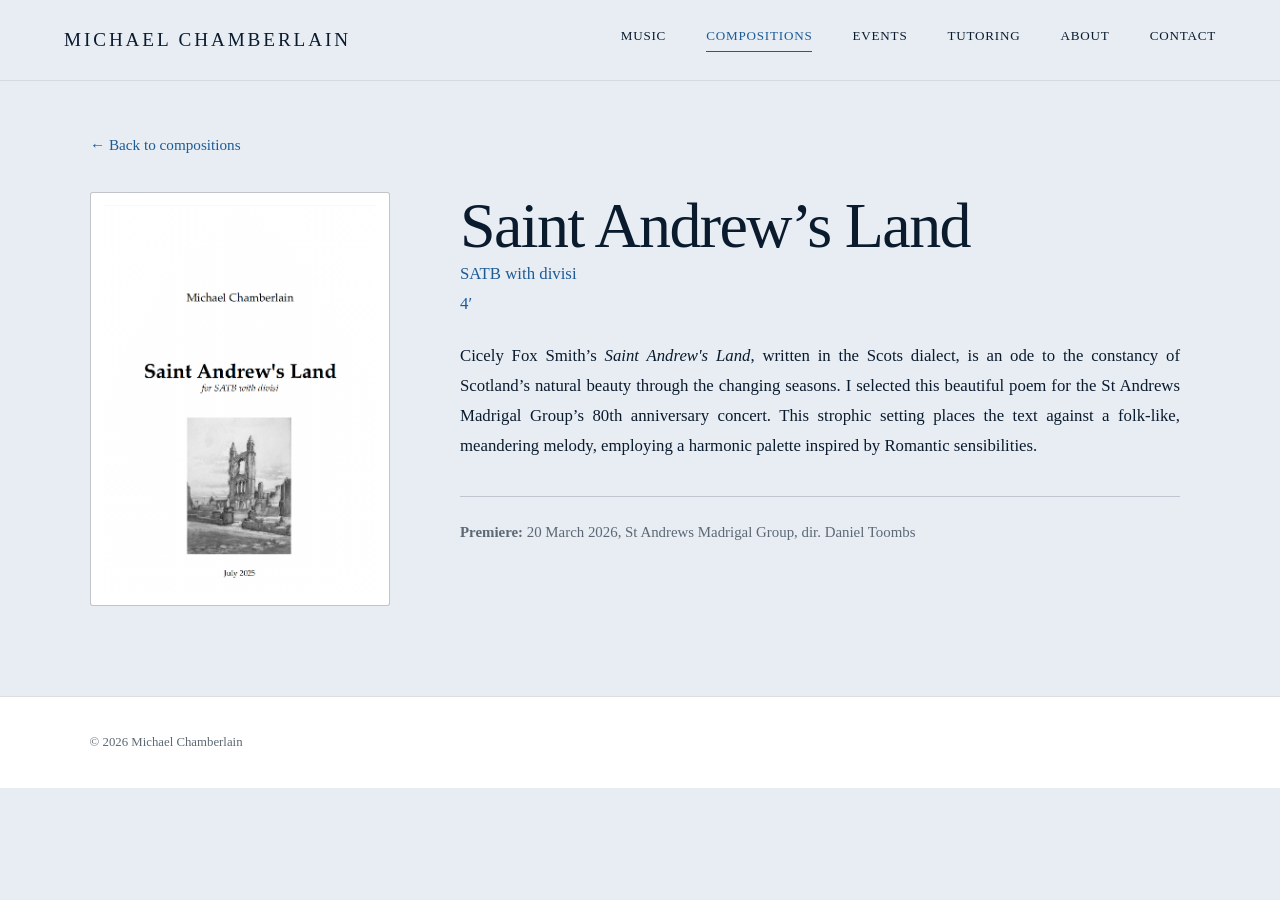
<file: st-andrews-land.html>
<!DOCTYPE html>
<html lang="en">

<head>
    <meta charset="UTF-8">
    <meta name="viewport" content="width=device-width, initial-scale=1.0">

    <title>Saint Andrew’s Land | Michael Chamberlain</title>

    <link rel="stylesheet" href="style.css">
</head>

<body>

    <header class="site-header">
        <a class="site-name" href="index.html">Michael Chamberlain</a>

        <nav>
            <a href="music.html">Music</a>
            <a class="active" href="compositions.html">Compositions</a>
            <a href="events.html">Events</a>
            <a href="tutoring.html">Tutoring</a>
            <a href="about.html">About</a>
            <a href="contact.html">Contact</a>
        </nav>
    </header>

    <main class="work-page">

        <div class="work-back">
            <a href="compositions.html">← Back to compositions</a>
        </div>

        <section class="work-layout">

            <div class="work-frontispiece">
                <img
                    src="images/frontispieces/Saint Andrew's Land.png"
                    alt="Frontispiece for Saint Andrew's Land"
                >
            </div>

            <div class="work-text">

                <h1>Saint Andrew’s Land</h1>

                <p class="work-meta">
                    SATB with divisi<br>
                    4′
                </p>

                <p>
                    Cicely Fox Smith’s <em>Saint Andrew's Land</em>, written in
                    the Scots dialect, is an ode to the constancy of Scotland’s
                    natural beauty through the changing seasons. I selected
                    this beautiful poem for the St Andrews Madrigal Group’s
                    80th anniversary concert. This strophic setting places the text against
                    a folk-like, meandering melody, employing a harmonic palette
                    inspired by Romantic sensibilities.
                </p>

                <div class="work-details">
                    <p>
                        <strong>Premiere:</strong>
                        20 March 2026, St Andrews Madrigal Group,
                        dir. Daniel Toombs
                    </p>
                </div>

            </div>

        </section>

    </main>

    <footer>
        <p>© 2026 Michael Chamberlain</p>
    </footer>

</body>

</html>
</file>
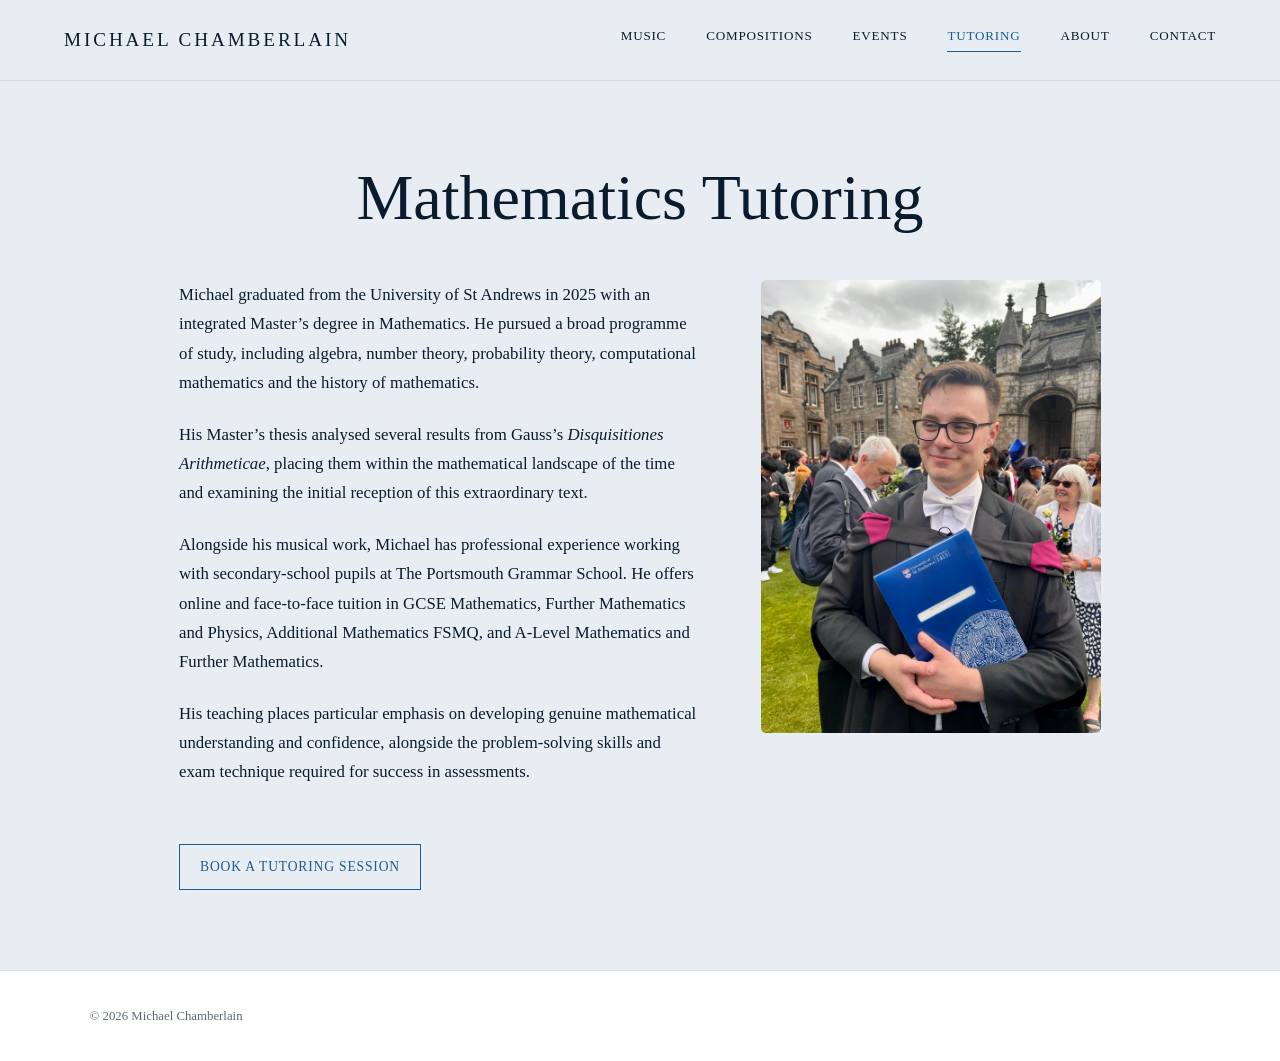
<file: tutoring.html>
<!DOCTYPE html>
<html lang="en">

<head>
    <meta charset="UTF-8">
    <meta name="viewport" content="width=device-width, initial-scale=1.0">

    <title>Mathematics Tutoring | Michael Chamberlain</title>

    <meta
        name="description"
        content="Mathematics tutoring by Michael Chamberlain, MMath graduate of the University of St Andrews."
    >

    <link rel="stylesheet" href="style.css">
</head>


<body>

    <header class="site-header">

        <a class="site-name" href="index.html">
            Michael Chamberlain
        </a>

        <nav>
            <a href="music.html">Music</a>
            <a href="compositions.html">Compositions</a>
            <a href="events.html">Events</a>
            <a class="active" href="tutoring.html">Tutoring</a>
            <a href="about.html">About</a>
            <a href="contact.html">Contact</a>
        </nav>

    </header>


    <main class="page-content">

        <section class="tutoring-section">

            <h1 class="page-title">
                Mathematics Tutoring
            </h1>


            <div class="tutoring-layout">


                <!-- TEXT -->

                <div class="tutoring-text">

                    <p>
                        Michael graduated from the University of St Andrews in 2025
                        with an integrated Master’s degree in Mathematics. He pursued
                        a broad programme of study, including algebra, number theory,
                        probability theory, computational mathematics and the history
                        of mathematics.
                    </p>

                    <p>
                        His Master’s thesis analysed several results from Gauss’s
                        <em>Disquisitiones Arithmeticae</em>, placing them within the
                        mathematical landscape of the time and examining the initial
                        reception of this extraordinary text.
                    </p>

                    <p>
                        Alongside his musical work, Michael has professional experience
                        working with secondary-school pupils at The Portsmouth Grammar
                        School. He offers online and face-to-face tuition in GCSE Mathematics, Further Mathematics
                        and Physics, Additional Mathematics FSMQ, and A-Level Mathematics
                        and Further Mathematics.
                    </p>

                    <p>
                        His teaching places particular emphasis on developing genuine
                        mathematical understanding and confidence, alongside the
                        problem-solving skills and exam technique required for success
                        in assessments.
                    </p>

                </div>


                <!-- GRADUATION PHOTO -->

                <div class="tutoring-image">

                    <img
                        src="images/graduation.jpg"
                        alt="Michael Chamberlain at his University of St Andrews graduation"
                    >

                </div>


            </div>
            <!-- SUPERPROF -->

            <div class="tutoring-actions">

                <a
                    class="button"
                    href="https://www.superprof.co.uk/andrews-mmath-graduate-gcse-level-and-further-maths-tuition-online-and-london-milton-keynes.html"
                    target="_blank"
                    rel="noopener"
                >
                    Book a Tutoring Session
                </a>

            </div>


        </section>

    </main>


    <footer>
        <p>© 2026 Michael Chamberlain</p>
    </footer>

</body>

</html>
</file>
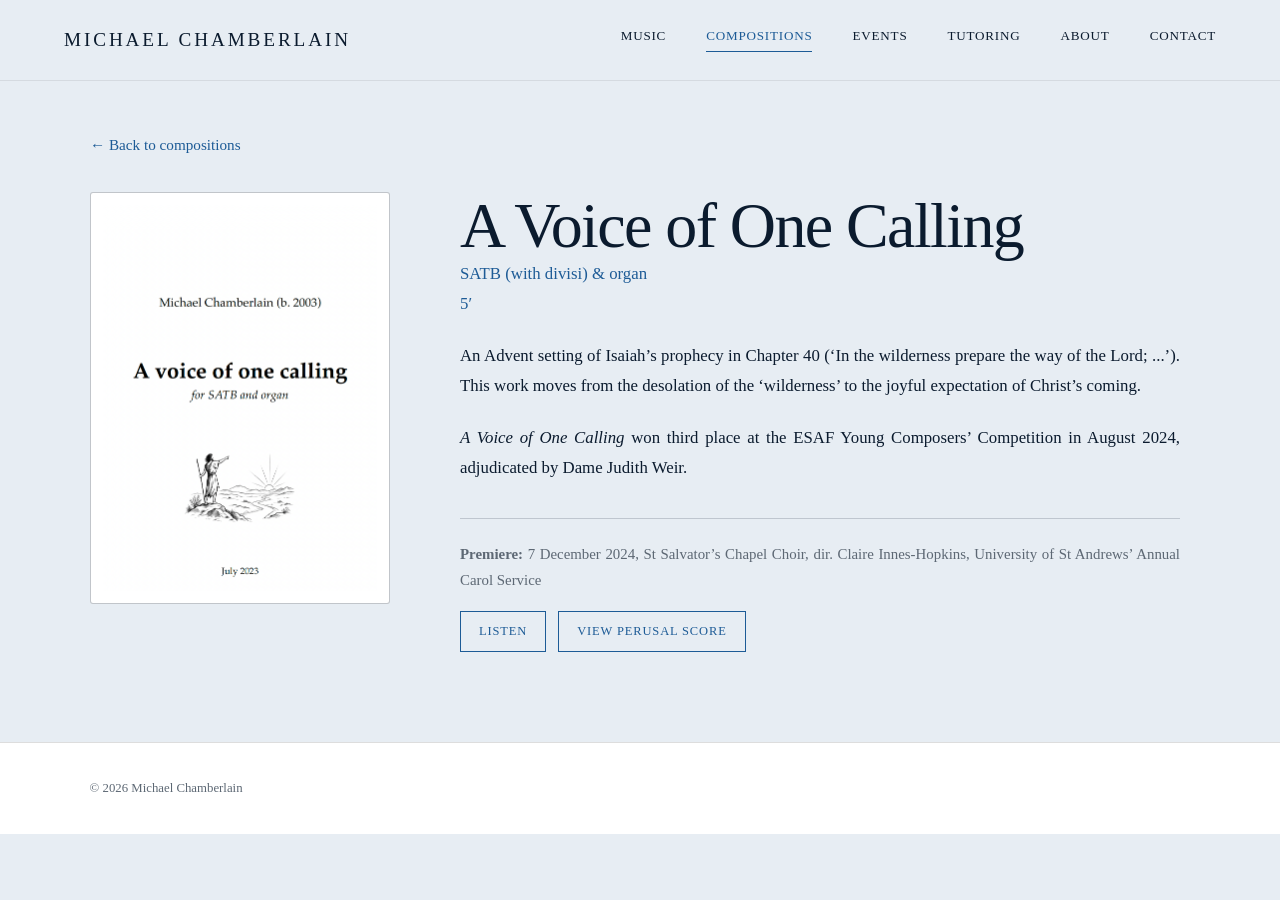
<file: voice-one-calling.html>
<!DOCTYPE html>
<html lang="en">

<head>
    <meta charset="UTF-8">
    <meta name="viewport" content="width=device-width, initial-scale=1.0">

    <title>A Voice of One Calling | Michael Chamberlain</title>

    <link rel="stylesheet" href="style.css">
</head>

<body>

    <header class="site-header">
        <a class="site-name" href="index.html">Michael Chamberlain</a>

        <nav>
            <a href="music.html">Music</a>
            <a class="active" href="compositions.html">Compositions</a>
            <a href="events.html">Events</a>
            <a href="tutoring.html">Tutoring</a>
            <a href="about.html">About</a>
            <a href="contact.html">Contact</a>
        </nav>
    </header>

    <main class="work-page">

        <div class="work-back">
            <a href="compositions.html">← Back to compositions</a>
        </div>

        <section class="work-layout">

            <div class="work-frontispiece">
                <img
                    src="images/frontispieces/A voice of one calling.png"
                    alt="Frontispiece for A Voice of One Calling"
                >
            </div>

            <div class="work-text">

                <h1>A Voice of One Calling</h1>

                <p class="work-meta">
                    SATB (with divisi) &amp; organ<br>
                    5′
                </p>

                <p>
                    An Advent setting of Isaiah’s prophecy in Chapter 40
                    (‘In the wilderness prepare the way of the Lord; ...’).
                    This work moves from the desolation of the ‘wilderness’
                    to the joyful expectation of Christ’s coming.
                </p>

                <p>
                    <em>A Voice of One Calling</em> won third place at the
                    ESAF Young Composers’ Competition in August 2024,
                    adjudicated by Dame Judith Weir.
                </p>

                <div class="work-details">

                    <p>
                        <strong>Premiere:</strong>
                        7 December 2024, St Salvator’s Chapel Choir,
                        dir. Claire Innes-Hopkins,
                        University of St Andrews’ Annual Carol Service
                    </p>

                    <div class="work-actions">

                        <a
                            class="score-button"
                            href="https://www.youtube.com/watch?v=Ex4FCo5KA38&amp;t=340s"
                            target="_blank"
                            rel="noopener"
                        >
                            Listen
                        </a>

                        <a
                            class="score-button"
                            href="perusalscores/voice-of-one-calling.pdf"
                            target="_blank"
                            rel="noopener"
                        >
                            View perusal score
                        </a>

                    </div>

                </div>

            </div>

        </section>

    </main>

    <footer>
        <p>© 2026 Michael Chamberlain</p>
    </footer>

</body>

</html>
</file>
<file: style.css>
:root {
    --background: #e7edf3;
    --text: #0b1b2e;
    --accent: #1d5b96;
    --white: #ffffff;
    --muted: #5d6874;
}

* {
    box-sizing: border-box;
}

html {
    scroll-behavior: smooth;
}

body {
    margin: 0;
    font-family: Georgia, "Times New Roman", serif;
    background: var(--background);
    color: var(--text);
}

img {
    max-width: 100%;
}


/* =================================
   HEADER
   ================================= */

.site-header {
    display: flex;
    justify-content: space-between;
    align-items: center;
    padding: 28px 5%;
    border-bottom: 1px solid rgba(0, 0, 0, 0.08);
}

.site-name {
    color: var(--text);
    text-decoration: none;
    text-transform: uppercase;
    letter-spacing: 0.15em;
    font-size: 1.2rem;
}

nav {
    display: flex;
    gap: 2.5rem;
}

nav a {
    color: var(--text);
    text-decoration: none;
    text-transform: uppercase;
    letter-spacing: 0.06em;
    font-size: 0.82rem;
}

nav a:hover,
nav a.active {
    color: var(--accent);
}

nav a.active {
    border-bottom: 1px solid var(--accent);
    padding-bottom: 7px;
}


/* =================================
   GLOBAL TYPOGRAPHY
   ================================= */

h1,
h2,
h3,
p {
    font-family: Georgia, "Times New Roman", serif;
}

.button {
    display: inline-block;
    align-self: flex-start;
    color: var(--accent);
    text-decoration: none;
    text-transform: uppercase;
    letter-spacing: 0.06em;
    border: 1px solid var(--accent);
    padding: 14px 20px;
    font-size: 0.85rem;
}

.button:hover {
    color: white;
    background: var(--accent);
}


/* =================================
   HOMEPAGE
   ================================= */

.hero {
    min-height: 650px;
    display: grid;
    grid-template-columns: 1fr 1fr;
    align-items: stretch;
}

.hero-text {
    padding: 90px 7%;
    display: flex;
    flex-direction: column;
    justify-content: center;
}

.hero-text h1 {
    margin: 0;
    font-size: clamp(4rem, 7vw, 7rem);
    font-weight: normal;
    line-height: 0.9;
    letter-spacing: -0.03em;
}

.accent-line {
    width: 76px;
    height: 3px;
    background: var(--accent);
    margin: 34px 0;
}

.roles {
    font-size: 1.2rem;
    letter-spacing: 0.02em;
    margin: 0 0 24px;
}

.roles span {
    color: var(--accent);
    margin: 0 0.45rem;
}

.intro {
    max-width: 520px;
    font-size: 1.05rem;
    line-height: 1.65;
    color: var(--muted);
    margin-bottom: 35px;
}

.hero-image {
    overflow: hidden;
    display: flex;
    align-items: flex-end;
    justify-content: center;
    padding: 30px 4% 0;
}

.hero-image img {
    width: 100%;
    max-width: 720px;
    height: auto;
    display: block;

    transform: translateY(-40px);
    margin-bottom: -40px;
}


/* HOMEPAGE EVENTS */

.events-preview {
    background: var(--white);
    padding: 55px 7% 70px;
}

.events-heading {
    display: flex;
    justify-content: space-between;
    align-items: flex-start;
    margin-bottom: 38px;
}

.events-heading h2 {
    margin: 0;
    font-weight: normal;
    text-transform: uppercase;
    letter-spacing: 0.07em;
}

.small-line {
    width: 52px;
    height: 2px;
    background: var(--accent);
    margin-top: 18px;
}

.events-heading a,
.event-link {
    color: var(--accent);
    text-decoration: none;
    text-transform: uppercase;
    letter-spacing: 0.08em;
    font-size: 0.85rem;
}

.event {
    display: grid;
    grid-template-columns: 120px 1.6fr 1fr auto;
    align-items: center;
    gap: 40px;
}

.event-date {
    display: flex;
    flex-direction: column;
    text-transform: uppercase;
    letter-spacing: 0.08em;
}

.day {
    color: var(--accent);
    font-size: 2.5rem;
    line-height: 1;
}

.event-title h3 {
    font-weight: normal;
    font-size: 1.5rem;
    margin: 0 0 4px;
}

.event-title p,
.event-details p {
    margin: 3px 0;
}

.event-title p {
    color: var(--accent);
    font-style: italic;
}


/* =================================
   GENERAL INTERNAL PAGES
   ================================= */

.page-content {
    min-height: 75vh;
    max-width: 1050px;
    margin: 0 auto;
    padding: 80px 5%;
}

.page-title {
    font-size: 4rem;
    font-weight: normal;
    margin: 0 0 30px;
}

.page-intro {
    max-width: 700px;
    font-size: 1.35rem;
    line-height: 1.6;
}


/* =================================
   MUSIC PAGE
   ================================= */

.music-page {
    max-width: 1050px;
    margin: 0 auto;
    padding: 55px 40px 90px;
}

.music-heading {
    text-align: center;
    margin-bottom: 32px;
}

.music-heading h1 {
    font-size: 4.8rem;
    font-weight: normal;
    line-height: 1;
    margin: 0 0 18px;
}

.music-subtitle {
    margin: 0;
    text-transform: uppercase;
    letter-spacing: 0.18em;
    font-size: 0.78rem;
}

.music-subtitle span {
    color: var(--accent);
    margin: 0 0.45rem;
}


/* MAIN CONDUCTING PHOTO */

.music-hero-image {
    width: 900px;
    max-width: 100%;
    margin: 0 auto 40px;
    overflow: hidden;
    border-radius: 5px;
}

.music-hero-image img {
    display: block;
    width: 100%;
    height: auto;
    clip-path: inset(0 0 35% 0);
    margin-bottom: -23.33%;
}


/* BIOGRAPHY */

.music-biography {
    max-width: 900px;
    margin: 0 auto 70px;
}

.music-biography p {
    font-size: 1.05rem;
    line-height: 1.75;
    margin: 0 0 20px;
    text-align: justify;
}


/* ORGAN / CONDUCTING */

.music-feature {
    display: grid;
    grid-template-columns: 360px 1fr;
    gap: 60px;
    align-items: center;
    padding: 60px 0;
    border-top: 1px solid rgba(11, 27, 46, 0.15);
}

.feature-image {
    overflow: hidden;
    border-radius: 5px;
}

.feature-image img {
    display: block;
    width: 100%;
    height: auto;
}

.portrait-image {
    width: 360px;
    max-width: 100%;
}

.feature-text {
    max-width: 520px;
}

.feature-text h2,
.accompanying-section h2,
.music-link-card h2 {
    font-weight: normal;
    margin: 0;
}

.feature-text h2,
.accompanying-section h2 {
    font-size: 2.2rem;
}

.feature-text p,
.accompanying-section p {
    font-size: 1rem;
    line-height: 1.75;
    text-align: justify;
}

.section-line {
    width: 40px;
    height: 2px;
    background: var(--accent);
    margin: 14px 0 22px;
}

.text-link {
    display: inline-block;
    margin-top: 10px;
    color: var(--text);
    text-decoration: none;
    font-weight: bold;
    font-size: 0.9rem;
}

.text-link:hover {
    color: var(--accent);
}


/* CONDUCTING */

.conducting-section {
    grid-template-columns: 1fr 430px;
}

.conducting-section .feature-text {
    max-width: 470px;
}

.conducting-section .landscape-image {
    width: 430px;
    max-width: 100%;
}

.landscape-image img {
    width: 100%;
    height: auto;
    display: block;
}


/* ACCOMPANYING */

.accompanying-section {
    max-width: 900px;
    margin: 0 auto;
    padding: 60px 0;
    border-top: 1px solid rgba(11, 27, 46, 0.15);
}


/* MUSIC LINKS */

.music-links {
    display: flex;
    justify-content: center;

    padding-top: 45px;
    border-top: 1px solid rgba(11, 27, 46, 0.15);
}

.music-link-card {
    width: 100%;
    max-width: 520px;

    border: 1px solid rgba(11, 27, 46, 0.18);
    border-radius: 5px;
    padding: 30px;

    text-align: center;
}

.music-link-card h2 {
    font-size: 1.6rem;
    font-weight: normal;
    margin: 0;
}

.music-link-card p {
    font-size: 0.95rem;
    line-height: 1.6;
    color: var(--muted);
    margin: 15px 0 22px;
}


/* =================================
   COMPOSITIONS PAGE
   ================================= */

.compositions-page {
    max-width: 1180px;
    margin: 0 auto;
    padding: 60px 40px 100px;
}

.compositions-heading {
    text-align: center;
    margin-bottom: 65px;
}

.compositions-heading h1 {
    font-size: 4.8rem;
    font-weight: normal;
    line-height: 1;
    margin: 0 0 20px;
}

.compositions-heading p {
    max-width: 680px;
    margin: 28px auto 0;
    font-size: 1.08rem;
    line-height: 1.8;
    text-align: left;
}

.landscape-frontispiece {
    max-width: 95%;
    max-height: 78%;
}


/* SECTION HEADING */

.section-heading {
    margin-bottom: 32px;
}

.section-heading h2 {
    font-size: 2rem;
    font-weight: normal;
    text-transform: uppercase;
    letter-spacing: 0.06em;
    margin: 0;
}

.section-heading p {
    font-size: 1rem;
    margin: 14px 0 0;
}


/* =================================
   HIGHLIGHTED COMPOSITIONS
   ================================= */

.highlighted-compositions {
    margin-bottom: 90px;
}

.highlight-grid {
    display: grid;
    grid-template-columns: repeat(3, minmax(0, 1fr));
    gap: 30px;
}

.highlight-card {
    display: flex;
    flex-direction: column;
    min-width: 0;

    background: rgba(255, 255, 255, 0.38);
    border: 1px solid rgba(11, 27, 46, 0.14);
    border-radius: 5px;
    overflow: hidden;
}


/* FIXED FRONTISPIECE FRAME */

.highlight-image-link {
    height: 360px;
    width: 100%;

    display: flex;
    align-items: center;
    justify-content: center;

    padding: 16px;

    background: white;
    border-bottom: 1px solid rgba(11, 27, 46, 0.12);
}

.highlight-image-link img {
    display: block;

    width: auto;
    height: auto;

    max-width: 100%;
    max-height: 100%;

    object-fit: contain;
}


/* CARD TEXT */

.highlight-info {
    flex: 1;

    display: flex;
    flex-direction: column;

    padding: 20px 22px 24px;
}

.highlight-info h3 {
    font-size: 1.3rem;
    font-weight: normal;
    line-height: 1.22;
    margin: 0 0 8px;
}

.highlight-info h3 a {
    color: var(--text);
    text-decoration: none;
}

.highlight-info h3 a:hover {
    color: var(--accent);
}

.small-title {
    display: block;
    margin-top: 4px;
    font-size: 1rem;
    font-style: italic;
}

.highlight-duration {
    color: var(--accent);
    font-size: 1rem;
    margin: 0 0 12px;
}

.highlight-forces {
    font-size: 0.9rem;
    line-height: 1.5;
    margin: 0 0 18px;
}

.highlight-movements {
    margin: 0 0 18px;
    padding-left: 1.25rem;
    font-size: 0.85rem;
    line-height: 1.45;
}

.highlight-link {
    margin-top: auto;
    color: var(--accent);
    text-decoration: none;
    font-size: 0.9rem;
}

.highlight-link:hover {
    text-decoration: underline;
}


/* =================================
   COMPLETE CATALOGUE
   ================================= */

.catalogue-section {
    padding-top: 10px;
}

.catalogue-list {
    width: 100%;
    border-top: 1px solid rgba(11, 27, 46, 0.25);
}

.catalogue-entry {
    display: block;
    width: 100%;

    padding: 24px 0;

    border-bottom: 1px solid rgba(11, 27, 46, 0.12);
}


/* TITLE */

.catalogue-main {
    width: 100%;
}

.catalogue-main h3 {
    margin: 0 0 8px;

    font-family: Georgia, "Times New Roman", serif;
    font-size: 1.25rem;
    font-weight: normal;
    line-height: 1.35;
}

.catalogue-main h3 a {
    color: var(--text);
    text-decoration: none;
}

.catalogue-main h3 a:hover {
    color: var(--accent);
}

/* FREE SCORE BUTTONS */

.catalogue-title-row {
    display: flex;
    align-items: flex-start;
    justify-content: space-between;
    gap: 20px;
}

.catalogue-title-row h3 {
    margin: 0 0 8px;
}

.catalogue-score-button {
    flex-shrink: 0;
    display: inline-block;

    padding: 6px 10px;

    border: 1px solid var(--accent);

    color: var(--accent);
    background: transparent;

    font-family: Georgia, "Times New Roman", serif;
    font-size: 0.68rem;
    line-height: 1;

    text-decoration: none;
    text-transform: uppercase;
    letter-spacing: 0.07em;
}

.catalogue-score-button:hover {
    color: white;
    background: var(--accent);
}

.catalogue-score-note {
    margin-top: 12px !important;

    color: var(--muted);
    font-size: 0.82rem !important;
    line-height: 1.55 !important;
}

/* INSTRUMENTATION · DURATION · YEAR */

.catalogue-meta {
    margin: 0;

    color: var(--accent);

    font-family: Georgia, "Times New Roman", serif;
    font-size: 0.9rem;
    line-height: 1.6;
}

.catalogue-meta span {
    margin: 0 0.4rem;
}


/* NOTES */

.catalogue-notes {
    max-width: 850px;
    margin-top: 14px;
}

.catalogue-notes p {
    margin: 0 0 8px;

    font-family: Georgia, "Times New Roman", serif;
    font-size: 0.93rem;
    line-height: 1.65;

    text-align: left;
}

.catalogue-premiere {
    color: var(--muted);
    font-size: 0.88rem !important;
}


/* MOBILE */

@media (max-width: 650px) {

    .catalogue-entry {
        padding: 20px 0;
    }

    .catalogue-main h3 {
        font-size: 1.15rem;
    }

}

/* =================================
   EVENTS PAGE
   ================================= */

.past-events {
    max-width: 900px;
    margin: 0 auto;
}

.past-events h2 {
    font-size: 3rem;
    font-weight: normal;
    margin: 0 0 40px;
}

.past-events h3 {
    font-size: 1.5rem;
    font-weight: normal;
    color: var(--accent);
    margin: 0 0 28px;
}


/* INDIVIDUAL PAST EVENT */

.past-events .event {
    display: grid;
    grid-template-columns: 115px minmax(0, 1fr);
    gap: 30px;
    align-items: start;

    padding: 17px 0;

    border-bottom: 1px solid rgba(11, 27, 46, 0.12);
}


/* DATE */

.past-events .event-date {
    display: block;

    color: var(--accent);

    font-size: 0.9rem;
    line-height: 1.5;

    text-transform: uppercase;
    letter-spacing: 0.06em;

    white-space: nowrap;
}


/* EVENT DESCRIPTION */

.past-events .event-details {
    font-size: 1rem;
    line-height: 1.6;
}

.past-events .event-details em {
    font-style: italic;
}

/* =================================
   EVENTS PAGE SPACING
   ================================= */

/* Space between Upcoming Events and Past Events */

.upcoming-events {
    margin-bottom: 80px;
}


/* Space before each new year */

.past-events h3 {
    margin-top: 55px;
    margin-bottom: 22px;
}


/* Don't create excessive space above the first year */

.past-events h2 + .section-line + h3,
.upcoming-events h2 + .section-line + h3 {
    margin-top: 30px;
}

/* MOBILE */

@media (max-width: 650px) {

    .past-events h2 {
        font-size: 2.5rem;
        margin-bottom: 30px;
    }

    .past-events .event {
        grid-template-columns: 1fr;
        gap: 5px;

        padding: 18px 0;
    }

    .past-events .event-date {
        font-size: 0.82rem;
    }

}


/* =================================
   FOOTER
   ================================= */

footer {
    background: white;
    padding: 25px 7%;
    border-top: 1px solid #ddd;
    font-size: 0.8rem;
    color: var(--muted);
}


/* =================================
   TABLET
   ================================= */

@media (max-width: 1000px) {

    .site-header {
        align-items: flex-start;
        flex-direction: column;
        gap: 20px;
    }

    nav {
        flex-wrap: wrap;
        gap: 14px 22px;
    }

    .hero {
        grid-template-columns: 1fr;
    }

    .hero-text {
        padding: 70px 7% 40px;
    }

    .event {
        grid-template-columns: 90px 1fr;
        gap: 20px;
    }

    .music-feature,
    .conducting-section {
        grid-template-columns: 1fr;
        gap: 35px;
    }

    .portrait-image,
    .conducting-section .landscape-image {
        width: 100%;
    }

    .music-links {
        grid-template-columns: 1fr;
    }

    .highlight-grid {
        grid-template-columns: repeat(2, minmax(0, 1fr));
    }

}


/* =================================
   MOBILE
   ================================= */

@media (max-width: 650px) {

    nav {
        gap: 12px 16px;
    }

    nav a {
        font-size: 0.7rem;
    }

    .hero-text h1 {
        font-size: 3.7rem;
    }

    .roles {
        font-size: 1.05rem;
        line-height: 1.8;
    }

    .events-heading {
        flex-direction: column;
        gap: 25px;
    }

    .music-page,
    .compositions-page {
        padding: 40px 6% 70px;
    }

    .music-heading h1,
    .compositions-heading h1 {
        font-size: 3.5rem;
    }

    .music-subtitle {
        font-size: 0.65rem;
        line-height: 2;
    }

    .music-biography p,
    .feature-text p,
    .accompanying-section p {
        text-align: left;
    }

    .music-feature,
    .accompanying-section {
        padding: 45px 0;
    }

    .highlight-grid {
        grid-template-columns: 1fr;
    }

    .highlight-image-link {
        height: 330px;
    }

    .section-heading h2 {
        font-size: 1.55rem;
    }

}


/* =================================
   INDIVIDUAL COMPOSITION PAGES
   ================================= */

.work-page {
    max-width: 1180px;
    margin: 0 auto;
    padding: 55px 40px 90px;
}

.work-back {
    margin-bottom: 38px;
}

.work-back a {
    color: var(--accent);
    text-decoration: none;
    font-size: 0.95rem;
}

.work-back a:hover {
    text-decoration: underline;
}


/* MAIN TWO-COLUMN LAYOUT */

.work-layout {
    display: grid;
    grid-template-columns: 300px minmax(0, 1fr);
    gap: 70px;
    align-items: start;
}


/* FRONTISPIECE */

.work-frontispiece {
    width: 300px;
    max-width: 100%;
    background: white;

    border: 1px solid rgba(11, 27, 46, 0.25);
    border-radius: 3px;

    padding: 12px;
}

.work-frontispiece img {
    display: block;
    width: 100%;
    height: auto;
}


/* LANDSCAPE EXCEPTION */

.work-frontispiece.landscape-work {
    width: 330px;
}


/* TEXT COLUMN */

.work-text {
    max-width: 720px;
}

.work-text h1 {
    font-family: Georgia, "Times New Roman", serif;
    font-size: clamp(3rem, 5vw, 4.3rem);
    font-weight: normal;
    line-height: 1.05;

    margin: 0;
    letter-spacing: -0.025em;
}


/* DECORATIVE LINE */

.work-title-line {
    display: flex;
    align-items: center;
    gap: 10px;

    margin: 28px 0 30px;
}

.work-title-line::before,
.work-title-line::after {
    content: "";
    width: 90px;
    height: 1px;
    background: var(--accent);
}

.work-title-line span {
    width: 7px;
    height: 7px;

    border: 1px solid var(--accent);
    transform: rotate(45deg);
}


/* SUBTITLE */

.work-subtitle {
    font-size: 1.3rem;
    font-style: italic;

    margin: 10px 0 20px;
}


/* FORCES AND DURATION */

.work-meta {
    color: var(--accent);

    font-family: Georgia, "Times New Roman", serif;
    font-size: 1.15rem;
    line-height: 1.6;

    margin: 0 0 32px;
}

.work-duration {
    display: block;

    margin-top: 8px;

    font-size: 1.1rem;
}


/* MOVEMENTS */

.work-movements {
    margin: 20px 0 30px;
    padding-left: 1.5rem;
}

.work-movements li {
    margin-bottom: 7px;
    line-height: 1.5;
}


/* BODY TEXT */

.work-text p {
    font-family: Georgia, "Times New Roman", serif;
    font-size: 1.05rem;
    line-height: 1.78;

    text-align: justify;

    margin: 0 0 22px;
}


/* PREMIERE / COMMISSION DETAILS */

.work-details {
    margin-top: 35px;
    padding-top: 22px;

    border-top: 1px solid rgba(11, 27, 46, 0.18);
}

.work-details p {
    font-size: 0.93rem;
    color: var(--muted);

    margin-bottom: 10px;
}

.work-actions {
    display: flex;
    gap: 12px;
    flex-wrap: wrap;
    margin-top: 18px;
}

/* SCORE DOWNLOAD */

.work-score {
    margin-top: 42px;
    padding-top: 28px;
    border-top: 1px solid rgba(11, 27, 46, 0.18);
}

.work-score h2 {
    margin: 0;

    font-family: Georgia, "Times New Roman", serif;
    font-size: 1.55rem;
    font-weight: normal;

    text-transform: uppercase;
    letter-spacing: 0.06em;
}

.work-score .section-line {
    width: 40px;
    height: 2px;

    background: var(--accent);

    margin: 14px 0 20px;
}

.work-text .work-score p {
    max-width: 580px;

    margin: 0 0 22px;

    font-size: 0.95rem;
    line-height: 1.65;

    color: var(--muted);
    text-align: left;
}


.score-button {
    display: inline-block;

    padding: 12px 18px;

    border: 1px solid var(--accent);

    color: var(--accent);
    background: transparent;

    font-family: Georgia, "Times New Roman", serif;
    font-size: 0.78rem;

    text-decoration: none;
    text-transform: uppercase;
    letter-spacing: 0.07em;
}

.score-button:hover {
    color: white;
    background: var(--accent);
}


/* TABLET */

@media (max-width: 900px) {

    .work-layout {
        grid-template-columns: 240px minmax(0, 1fr);
        gap: 45px;
    }

    .work-frontispiece,
    .work-frontispiece.landscape-work {
        width: 240px;
    }

}


/* MOBILE */

/* MOBILE */

@media (max-width: 700px) {

    .work-page {
        padding: 40px 6% 70px;
    }

    .work-layout {
        grid-template-columns: 1fr;
        gap: 35px;
    }

    .work-frontispiece,
    .work-frontispiece.landscape-work {
        width: 260px;
        margin: 0 auto;
    }

    .work-text h1 {
        font-size: 2.6rem;
    }

    .work-text p {
        text-align: left;
    }

    .work-title-line {
        margin: 22px 0 26px;
    }

}


/* =================================
   TUTORING PAGE
   ================================= */

.tutoring-section {
    max-width: 1000px;
}

.tutoring-layout {
    display: grid;
    grid-template-columns: minmax(0, 1fr) 340px;
    gap: 60px;
    align-items: start;
    margin-top: 38px;
}


/* TEXT */

.tutoring-section .page-title {
    text-align: center;
    margin-bottom: 45px;
}

.tutoring-text p {
    font-size: 1.05rem;
    line-height: 1.75;
    margin: 0 0 22px;
}

/* GRADUATION PHOTO */

.tutoring-image {
    width: 340px;
    max-width: 100%;
    justify-self: end;
}

.tutoring-image img {
    display: block;
    width: 100%;
    height: auto;
    border-radius: 5px;
}


/* SUPERPROF BUTTON */

.tutoring-actions {
    margin-top: 35px;
}


/* TUTORING MOBILE */

@media (max-width: 800px) {

    .tutoring-layout {
        grid-template-columns: 1fr;
        gap: 35px;
    }

    .tutoring-image {
        width: 300px;
        justify-self: center;
    }

}


/* =================================
   CONTACT PAGE
   ================================= */

.contact-section {
    max-width: 760px;
    margin: 0 auto;
}


/* PAGE TITLE */

.contact-section .page-title {
    text-align: center;
    margin-bottom: 28px;
}


/* INTRODUCTION */

.contact-intro {
    max-width: 620px;
    margin: 0 auto 50px;

    font-size: 1.05rem;
    line-height: 1.75;

    text-align: center;
    color: var(--muted);
}


/* FORM */

.contact-form {
    max-width: 680px;
    margin: 0 auto;
}


/* FORM FIELDS */

.contact-field {
    margin-bottom: 26px;
}

.contact-field label {
    display: block;

    margin-bottom: 9px;

    font-family: Georgia, "Times New Roman", serif;
    font-size: 0.8rem;

    text-transform: uppercase;
    letter-spacing: 0.08em;

    color: var(--text);
}


/* INPUTS AND MESSAGE BOX */

.contact-field input,
.contact-field textarea {
    display: block;
    width: 100%;

    padding: 13px 14px;

    border: 1px solid rgba(11, 27, 46, 0.25);
    border-radius: 3px;

    background: rgba(255, 255, 255, 0.45);
    color: var(--text);

    font-family: Georgia, "Times New Roman", serif;
    font-size: 1rem;

    outline: none;
}

.contact-field textarea {
    min-height: 180px;
    resize: vertical;
}


/* FOCUS STATE */

.contact-field input:focus,
.contact-field textarea:focus {
    border-color: var(--accent);
    background: var(--white);
}


/* SEND BUTTON */

.contact-actions {
    margin-top: 35px;
}

.contact-actions .button {
    cursor: pointer;

    background: transparent;

    font-family: Georgia, "Times New Roman", serif;
}

.contact-actions .button:hover {
    color: var(--white);
    background: var(--accent);
}


/* =================================
   CONTACT PAGE — MOBILE
   ================================= */

@media (max-width: 650px) {

    .contact-section .page-title {
        font-size: 3rem;
    }

    .contact-intro {
        margin-bottom: 40px;
        text-align: left;
    }

    .contact-field {
        margin-bottom: 22px;
    }

    .contact-actions {
        margin-top: 30px;
    }

}

/* =================================
   ABOUT PAGE
   ================================= */

.about-section {
    max-width: 1200px;
    margin: 0 auto;
}


/* PAGE TITLE */

.about-section .page-title {
    text-align: center;
    margin-bottom: 50px;
}


/* =================================
   PHOTO + FIRST PARAGRAPH
   ================================= */

.about-intro {
    display: grid;

    /* Larger photograph, but plenty of room for text */
    grid-template-columns: 420px minmax(0, 1fr);

    gap: 55px;
    align-items: center;

    margin-bottom: 42px;
}


/* PHOTO */

.about-image {
    width: 420px;
    max-width: 100%;
}

.about-image img {
    display: block;
    width: 100%;
    height: auto;
}


/* FIRST PARAGRAPH */

.about-intro-text {
    min-width: 0;
}

.about-intro-text p {
    margin: 0;

    font-size: 1.05rem;
    line-height: 1.75;

    text-align: justify;
}


/* =================================
   FULL-WIDTH BIOGRAPHY
   ================================= */

.about-body {
    width: 100%;

    /* deliberately no border or divider */
    border: none;
    padding: 0;
}

.about-body p {
    width: 100%;

    margin: 0 0 26px;

    font-size: 1.05rem;
    line-height: 1.75;

    text-align: justify;
}

.about-body p:last-child {
    margin-bottom: 0;
}


/* =================================
   ABOUT PAGE — TABLET
   ================================= */

@media (max-width: 950px) {

    .about-intro {
        grid-template-columns: 340px minmax(0, 1fr);
        gap: 40px;
        align-items: start;
    }

    .about-image {
        width: 340px;
    }

}


/* =================================
   ABOUT PAGE — MOBILE
   ================================= */

@media (max-width: 750px) {

    .about-section .page-title {
        margin-bottom: 35px;
    }

    .about-intro {
        grid-template-columns: 1fr;
        gap: 30px;

        margin-bottom: 30px;
    }

    .about-image {
        width: 360px;
        max-width: 100%;
        margin: 0 auto;
    }

    .about-intro-text p,
    .about-body p {
        text-align: left;
    }

}

/* =================================
   ABOUT PAGE — BIOGRAPHY LABELS
   ================================= */

.bio-label {
    margin: 0 0 24px;

    color: var(--accent);

    font-family: Georgia, "Times New Roman", serif;
    font-size: 1.25rem;
    font-weight: normal;

    text-transform: uppercase;
    letter-spacing: 0.08em;
}

.bio-label span {
    color: var(--muted);
    font-size: 0.8rem;

    text-transform: none;
    letter-spacing: 0.02em;
}
/* SHORT BIOGRAPHY */

.short-biography {
    margin-bottom: 75px;
}

.short-biography .about-intro {
    align-items: center;
    margin-bottom: 0;
}

.short-biography .about-intro-text p {
    margin: 0 0 20px;

    font-size: 1.05rem;
    line-height: 1.75;

    text-align: justify;
}

.short-biography .about-intro-text p:last-child {
    margin-bottom: 0;
}


/* LONG BIOGRAPHY */

.long-biography {
    padding-top: 45px;
    border-top: 1px solid rgba(11, 27, 46, 0.15);
}

.long-biography .bio-label {
    margin-bottom: 30px;
}


/* MOBILE */

@media (max-width: 750px) {

    .short-biography {
        margin-bottom: 55px;
    }

    .short-biography .about-intro-text p {
        text-align: left;
    }

    .long-biography {
        padding-top: 35px;
    }

}

/* =================================
   ORGAN REPERTOIRE PAGE
   ================================= */

.repertoire-page {
    max-width: 1120px;
    margin: 0 auto;
    padding: 55px 40px 100px;
}


/* BACK LINK */

.repertoire-back {
    margin-bottom: 42px;
}

.repertoire-back a {
    color: var(--accent);
    text-decoration: none;
    font-size: 0.95rem;
}

.repertoire-back a:hover {
    text-decoration: underline;
}


/* HEADING */

.repertoire-heading {
    text-align: center;
    margin-bottom: 65px;
}

.repertoire-heading h1 {
    margin: 0 0 22px;
    font-size: 4.8rem;
    line-height: 1;
    font-weight: normal;
}

.repertoire-heading p {
    max-width: 560px;
    margin: 0 auto;

    color: var(--muted);

    font-size: 1rem;
    line-height: 1.7;
}


/* TWO-COLUMN REPERTOIRE */

.repertoire-grid {
    display: grid;
    grid-template-columns: repeat(2, minmax(0, 1fr));
    column-gap: 70px;
    align-items: start;
}


/* COMPOSER BLOCK */

.repertoire-composer {
    padding: 26px 0 30px;
    border-top: 1px solid rgba(11, 27, 46, 0.15);
    break-inside: avoid;
}

.repertoire-composer h2 {
    margin: 0 0 15px;

    color: var(--accent);

    font-size: 1.3rem;
    font-weight: normal;
    line-height: 1.3;
}


/* WORK LIST */

.repertoire-composer ul {
    list-style: none;
    margin: 0;
    padding: 0;
}

.repertoire-composer li {
    margin: 0 0 8px;

    font-size: 0.98rem;
    line-height: 1.55;
}

.repertoire-composer li:last-child {
    margin-bottom: 0;
}


/* SECONDARY NOTES */

.repertoire-note {
    color: var(--muted);
    font-size: 0.88rem;
}

.repertoire-note::before {
    content: " — ";
}


/* NESTED MOVEMENT LIST */

.repertoire-sublist {
    margin-top: 8px !important;
    padding-left: 20px !important;
}

.repertoire-sublist li {
    margin-bottom: 4px;
}


/* =================================
   REPERTOIRE — TABLET
   ================================= */

@media (max-width: 900px) {

    .repertoire-page {
        padding: 50px 6% 80px;
    }

    .repertoire-grid {
        column-gap: 45px;
    }

    .repertoire-heading h1 {
        font-size: 4rem;
    }

}


/* =================================
   REPERTOIRE — MOBILE
   ================================= */

@media (max-width: 700px) {

    .repertoire-page {
        padding: 40px 6% 70px;
    }

    .repertoire-heading {
        margin-bottom: 45px;
    }

    .repertoire-heading h1 {
        font-size: 3.4rem;
    }

    .repertoire-grid {
        grid-template-columns: 1fr;
    }

    .repertoire-composer {
        padding: 22px 0 25px;
    }

    .repertoire-composer h2 {
        font-size: 1.2rem;
    }

}
</file>
